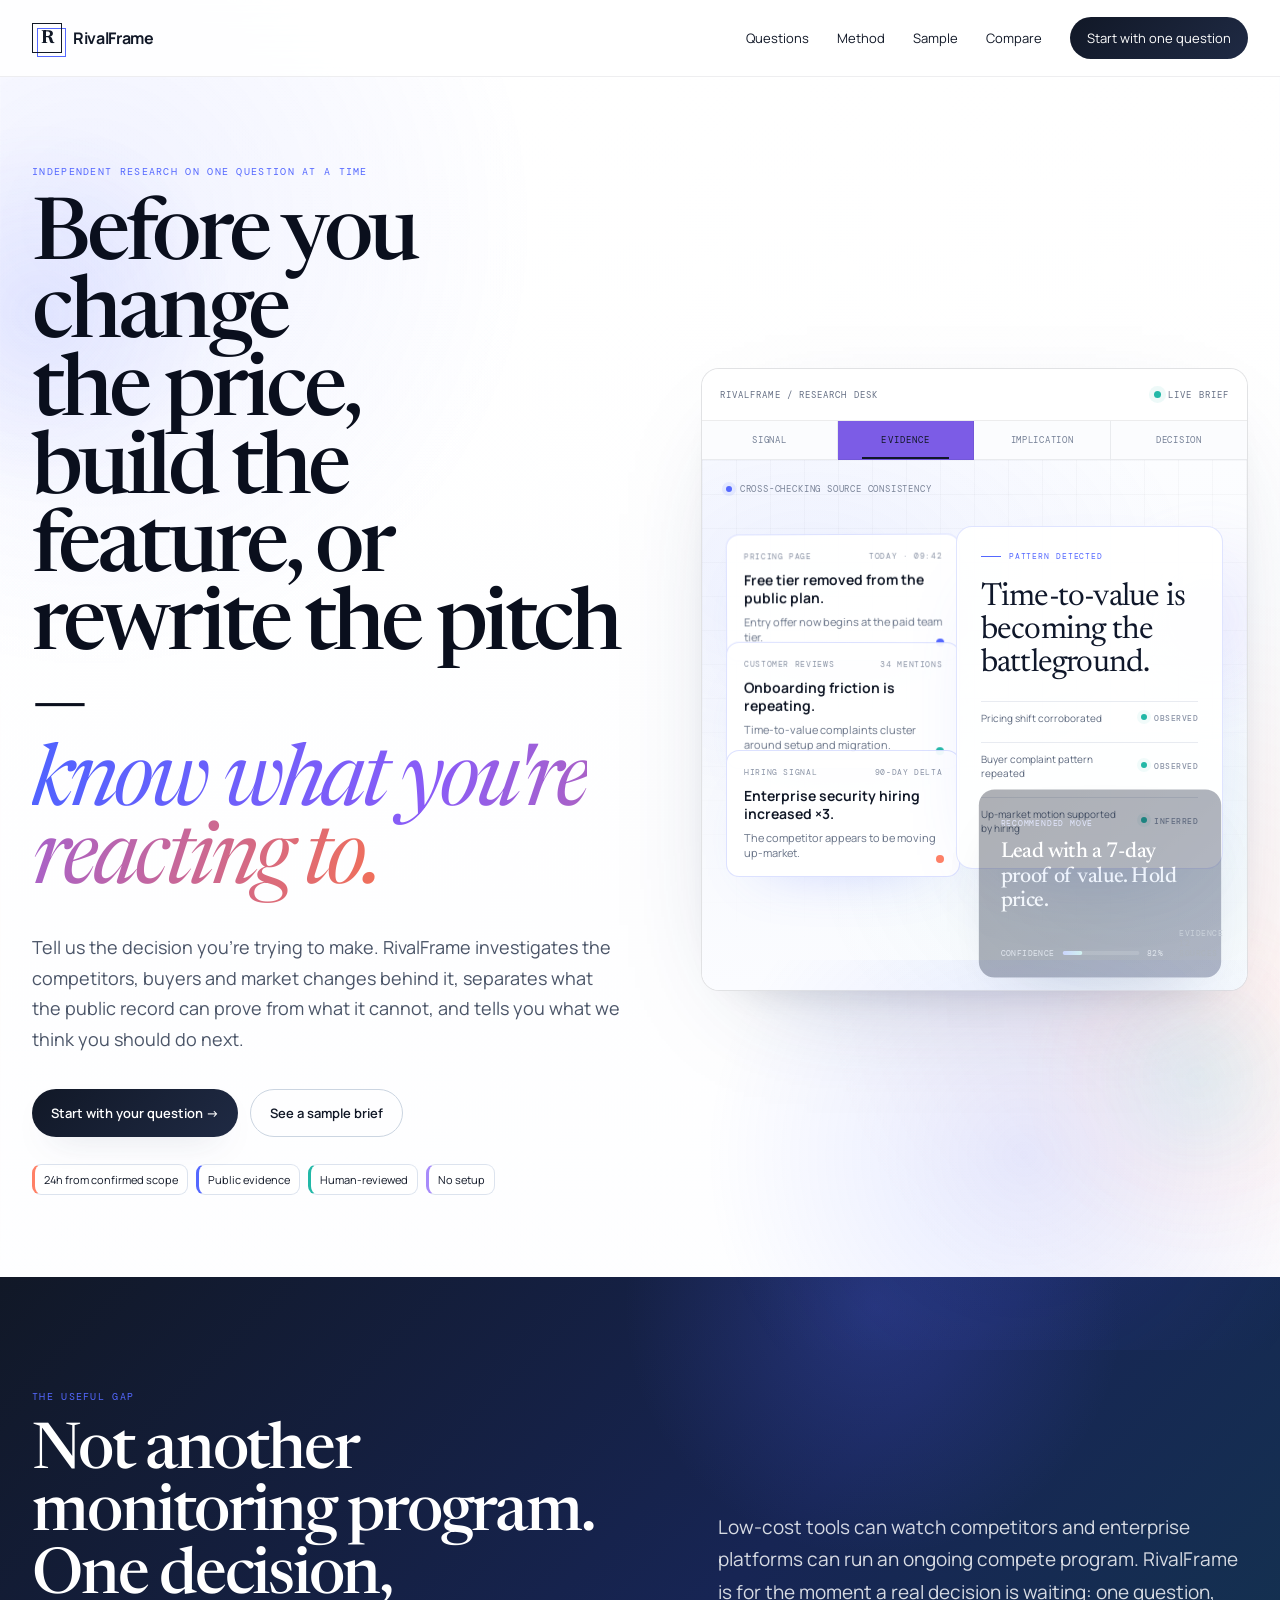
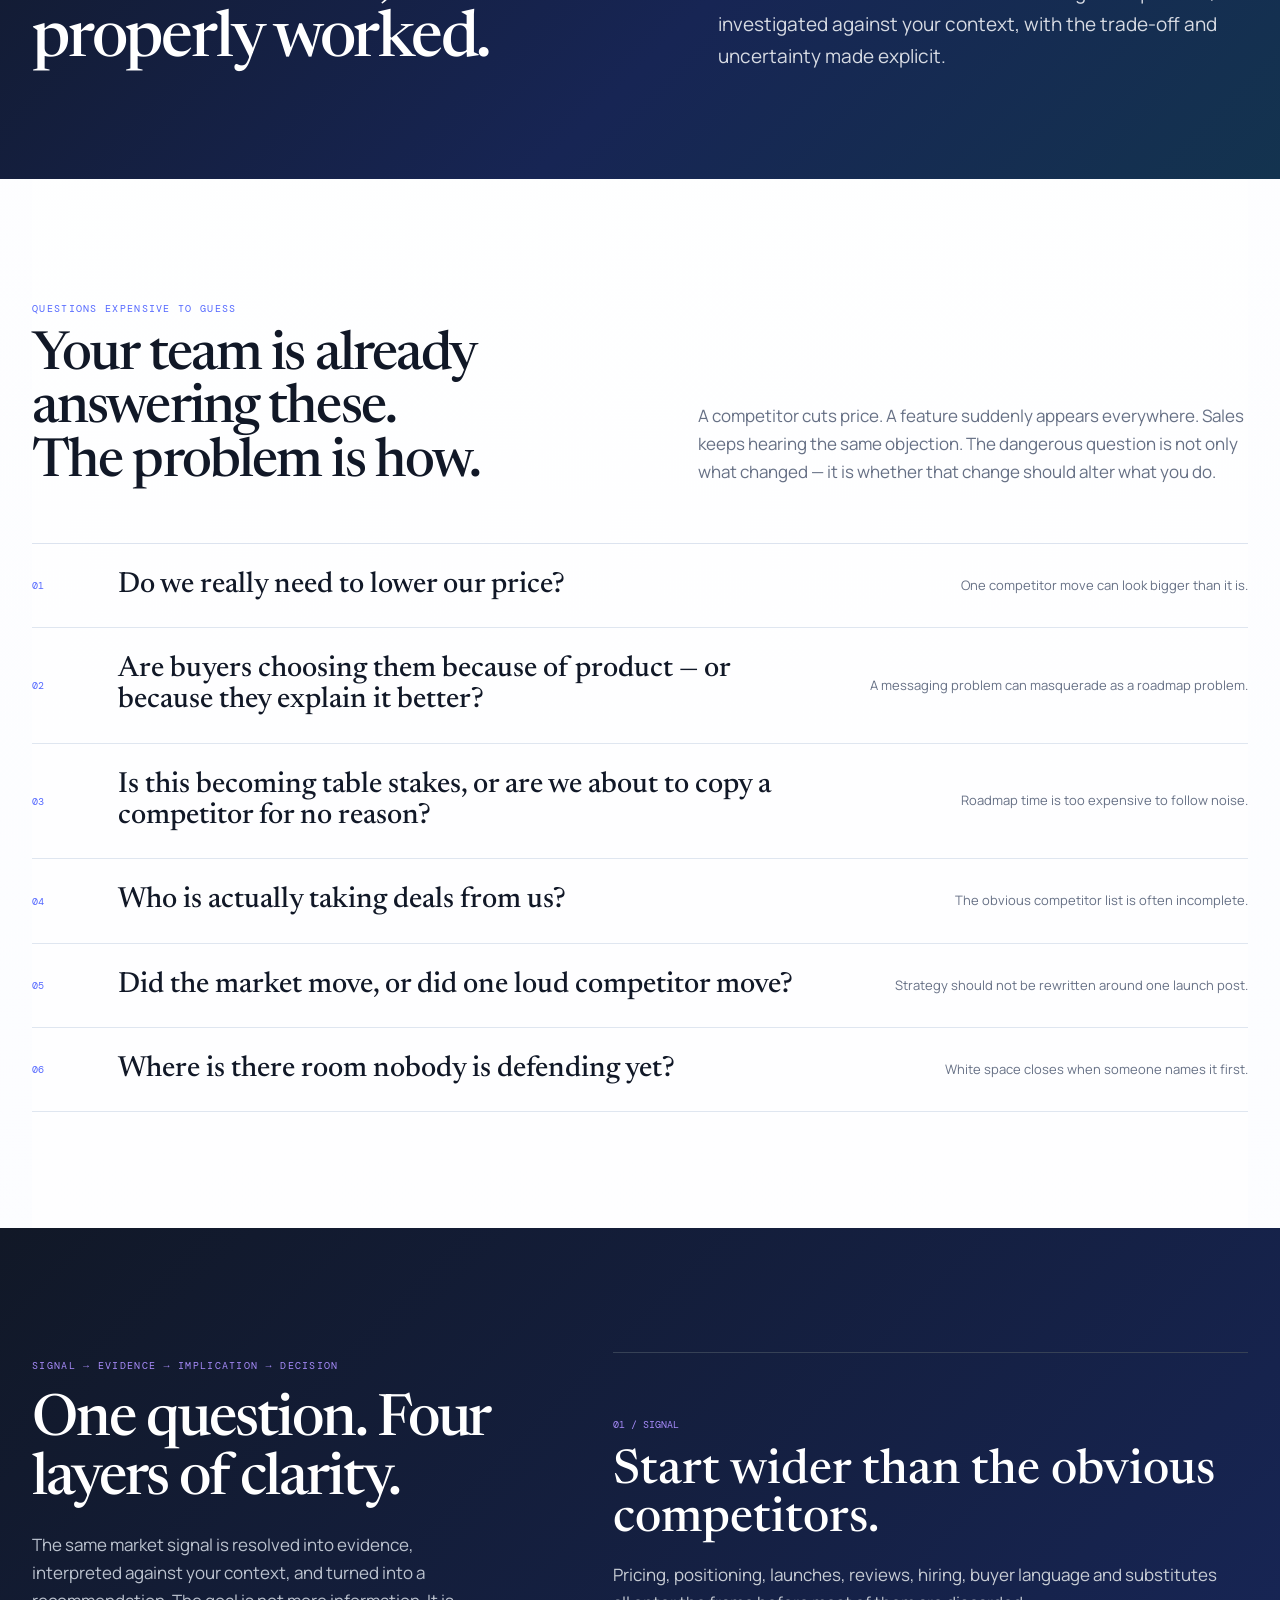
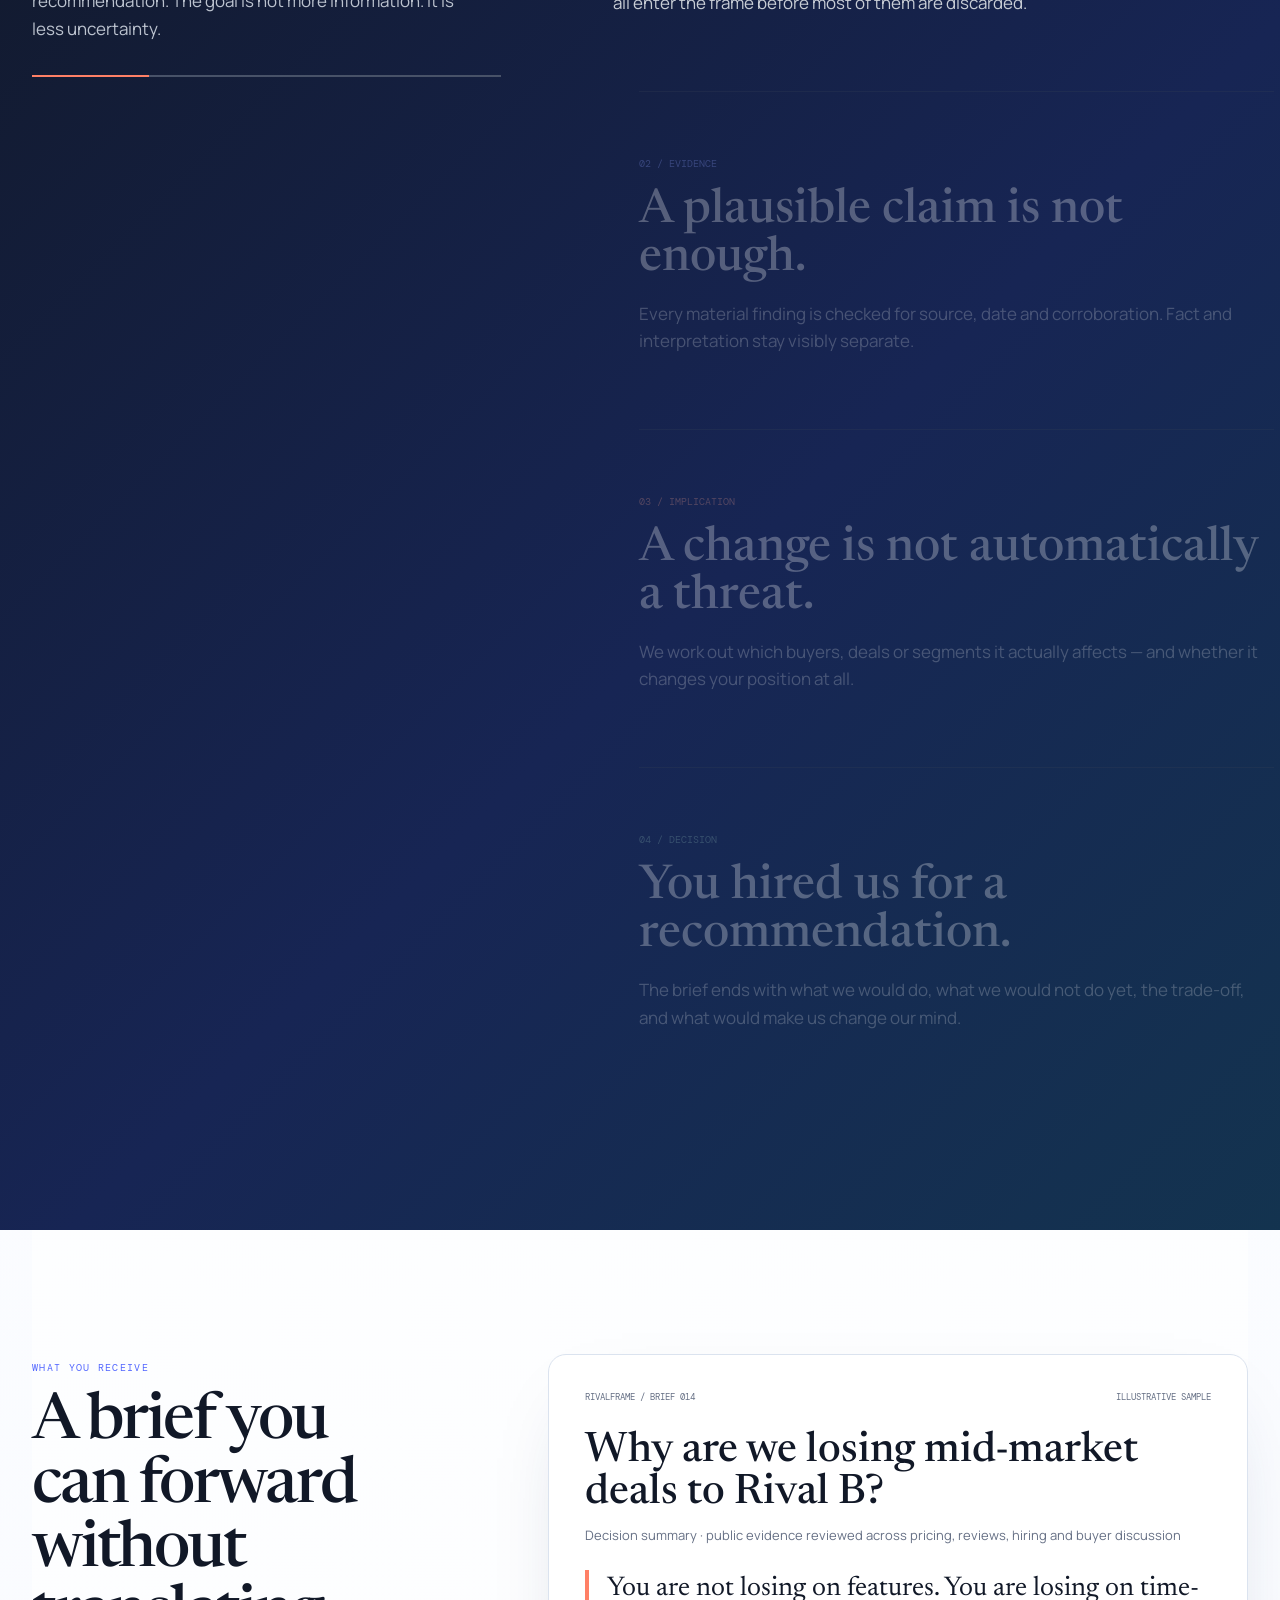
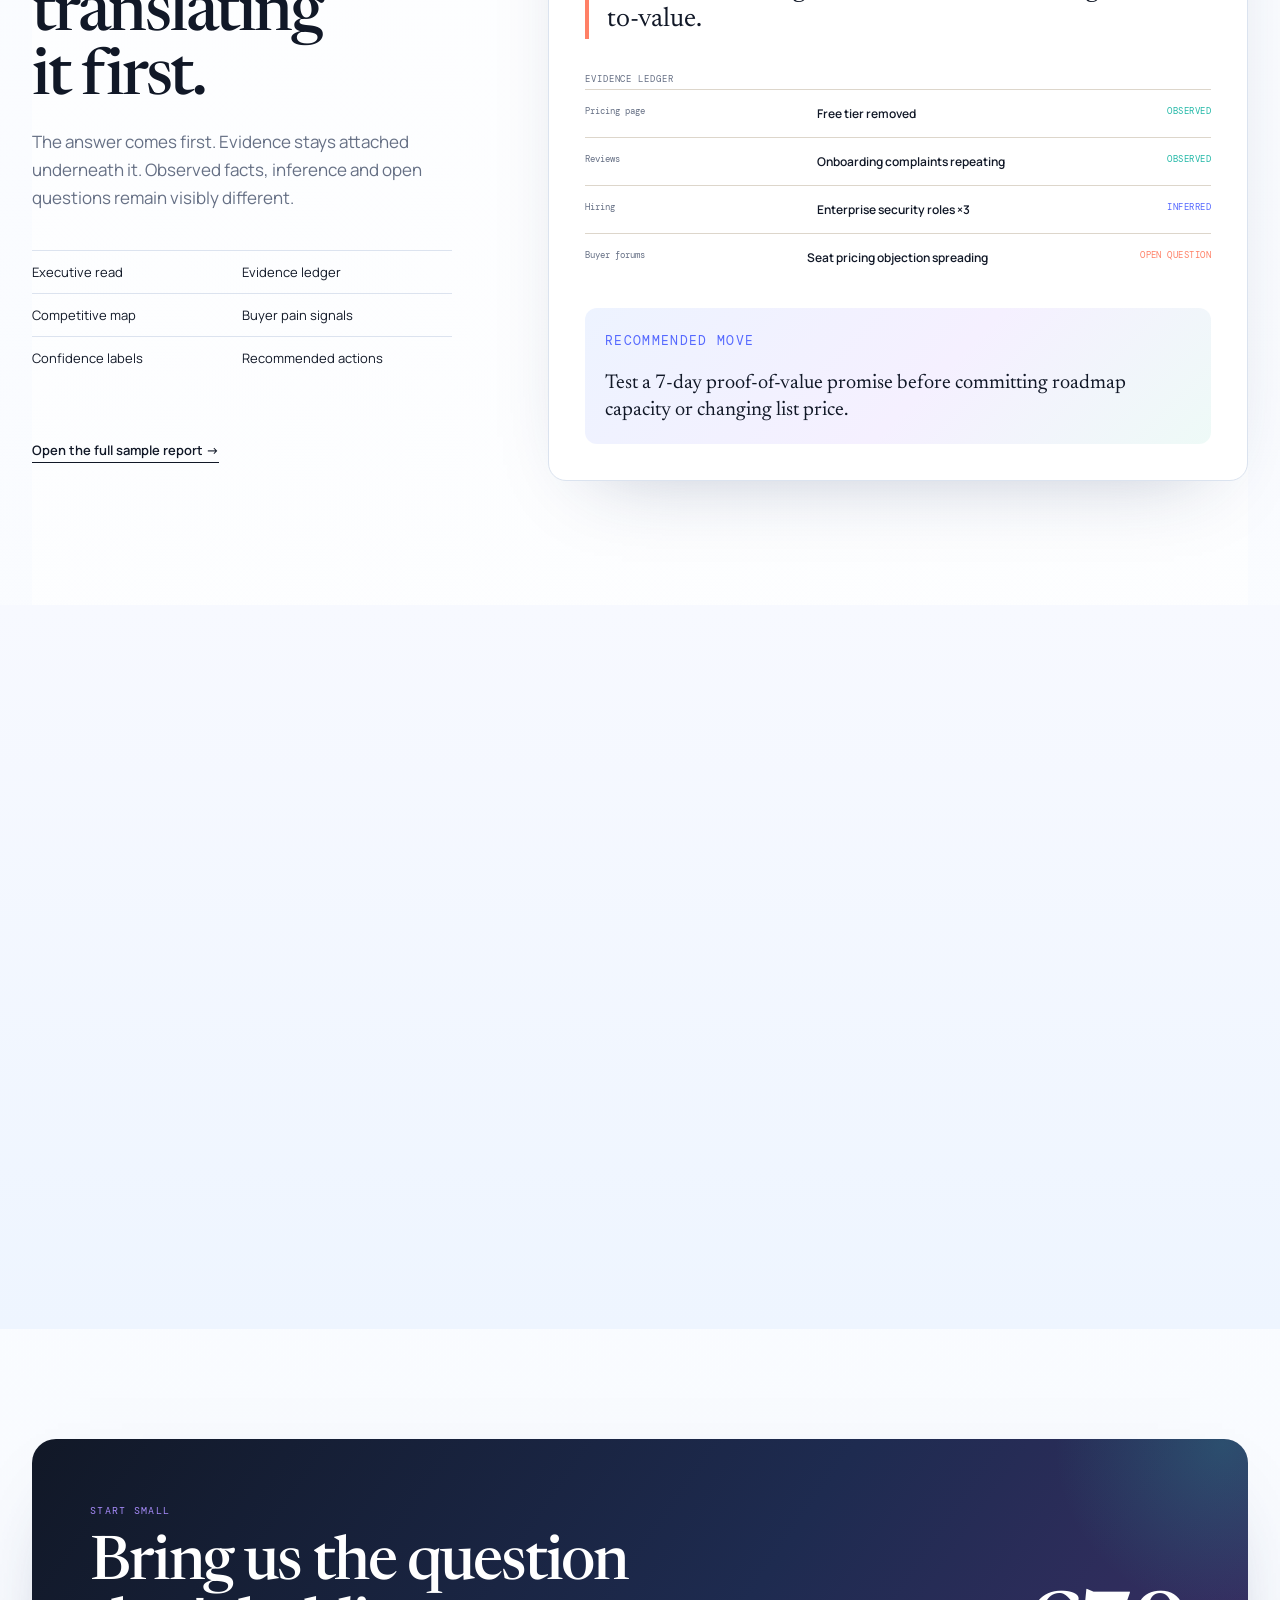
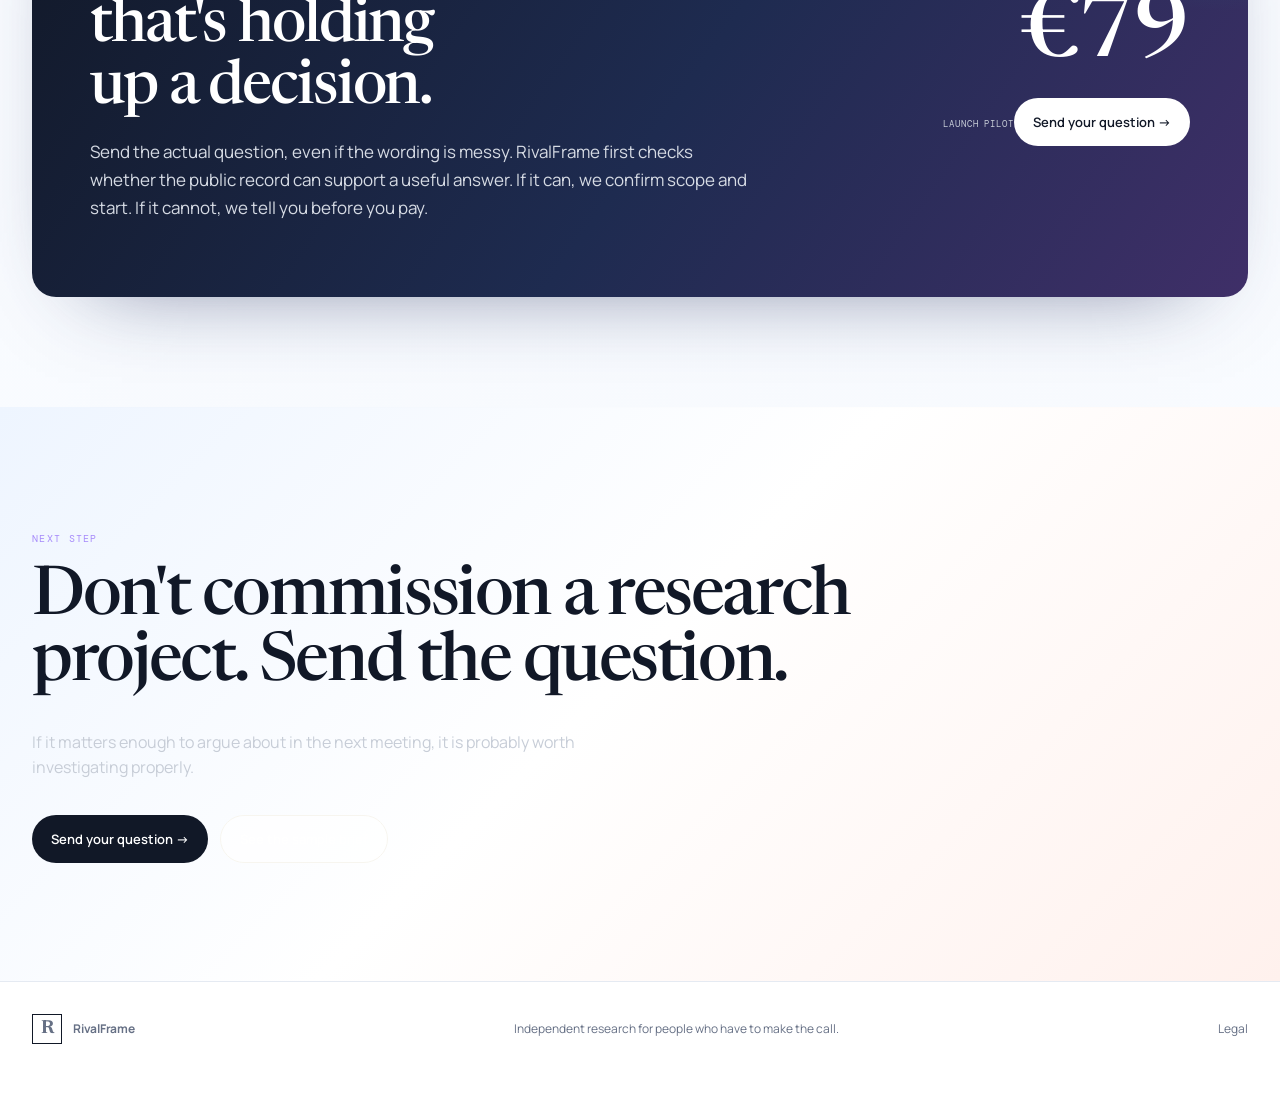
<file: index.html>
<!doctype html>
<html lang="en">
<head>
<meta charset="utf-8">
<meta name="viewport" content="width=device-width,initial-scale=1">
<title>RivalFrame — Competitive intelligence, delivered as a decision</title>
<meta name="description" content="Bring one real business question. RivalFrame investigates competitors, pricing, positioning, buyer pain and market shifts, then returns a source-linked brief with the next move worth making.">
<meta name="theme-color" content="#fbfcff">
<link rel="canonical" href="https://rivalframe.com/">
<link rel="icon" href="favicon.svg" type="image/svg+xml">
<link rel="stylesheet" href="v2.css">
<link rel="stylesheet" href="premium.css">
</head>
<body>
<div class="v2-progress" aria-hidden="true"></div>
<header class="v2-nav"><div class="v2-wrap nav-inner"><a class="v2-brand" href="#top"><span class="brand-frame">R</span><span>RivalFrame</span></a><nav><a href="#questions">Questions</a><a href="#method">Method</a><a href="#deliverable">Sample</a><a href="#compare">Compare</a><a class="nav-cta" href="contact.html">Start with one question</a></nav></div></header>
<main>
<section id="top" class="hero v2-wrap">
  <div class="hero-copy" data-reveal>
    <div class="eyebrow">Independent research on one question at a time</div>
    <h1>Before you change the price,<br>build the feature, or rewrite the pitch —<br><em>know what you're reacting to.</em></h1>
    <p>Tell us the decision you're trying to make. RivalFrame investigates the competitors, buyers and market changes behind it, separates what the public record can prove from what it cannot, and tells you what we think you should do next.</p>
    <div class="hero-actions"><a class="btn dark" href="contact.html">Start with your question →</a><a class="btn line" href="sample.html">See a sample brief</a></div>
    <div class="trust-line"><span>24h from confirmed scope</span><span>Public evidence</span><span>Human-reviewed</span><span>No setup</span></div>
  </div>
  <div class="hero-intel editorial-intel" data-stage="0" data-reveal>
    <div class="intel-top"><span>RivalFrame / research desk</span><span class="live-dot">live brief</span></div>
    <div class="intel-stage-labels"><button data-stage-btn="0" class="active">Signal</button><button data-stage-btn="1">Evidence</button><button data-stage-btn="2">Implication</button><button data-stage-btn="3">Decision</button></div>
    <div class="editorial-canvas">
      <div class="desk-status"><i></i><span>Reviewing current market evidence</span></div>
      <div class="source-stack" aria-label="Example evidence sources">
        <article class="source-card">
          <small><span>Pricing page</span><span>Today · 09:42</span></small>
          <strong>Free tier removed from the public plan.</strong>
          <p>Entry offer now begins at the paid team tier.</p>
          <span class="source-mark" aria-hidden="true"></span>
        </article>
        <article class="source-card">
          <small><span>Customer reviews</span><span>34 mentions</span></small>
          <strong>Onboarding friction is repeating.</strong>
          <p>Time-to-value complaints cluster around setup and migration.</p>
          <span class="source-mark" aria-hidden="true"></span>
        </article>
        <article class="source-card">
          <small><span>Hiring signal</span><span>90-day delta</span></small>
          <strong>Enterprise security hiring increased ×3.</strong>
          <p>The competitor appears to be moving up-market.</p>
          <span class="source-mark" aria-hidden="true"></span>
        </article>
      </div>
      <section class="focus-sheet" aria-label="Example analysis">
        <div class="focus-kicker">Pattern detected</div>
        <div class="focus-title">Time-to-value is becoming the battleground.</div>
        <div class="evidence-list">
          <div class="evidence-row"><span>Pricing shift corroborated</span><b>Observed</b></div>
          <div class="evidence-row"><span>Buyer complaint pattern repeated</span><b>Observed</b></div>
          <div class="evidence-row"><span>Up-market motion supported by hiring</span><b>Inferred</b></div>
        </div>
      </section>
      <section class="decision-panel" aria-label="Example recommendation">
        <small>Recommended move</small>
        <h4>Lead with a 7-day proof of value. Hold price.</h4>
        <div class="decision-meta"><div class="confidence-mini"><span>Confidence</span><i><b></b></i><span>82%</span></div><div class="stage-count">Evidence <strong>12 sources</strong></div></div>
      </section>
    </div>
  </div>
</section>

<section class="statement"><div class="v2-wrap statement-grid" data-reveal><div><span class="eyebrow">The useful gap</span><h2>Not another monitoring program.<br>One decision, properly worked.</h2></div><p>Low-cost tools can watch competitors and enterprise platforms can run an ongoing compete program. RivalFrame is for the moment a real decision is waiting: one question, investigated against your context, with the trade-off and uncertainty made explicit.</p></div></section>

<section id="questions" class="questions v2-wrap">
  <div class="questions-head" data-reveal><div><span class="eyebrow">Questions expensive to guess</span><h2>Your team is already answering these. The problem is how.</h2></div><p class="questions-intro">A competitor cuts price. A feature suddenly appears everywhere. Sales keeps hearing the same objection. The dangerous question is not only what changed — it is whether that change should alter what you do.</p></div>
  <div class="question-ledger" data-reveal>
    <article class="question-row"><span class="no">01</span><h3>Do we really need to lower our price?</h3><p>One competitor move can look bigger than it is.</p></article>
    <article class="question-row"><span class="no">02</span><h3>Are buyers choosing them because of product — or because they explain it better?</h3><p>A messaging problem can masquerade as a roadmap problem.</p></article>
    <article class="question-row"><span class="no">03</span><h3>Is this becoming table stakes, or are we about to copy a competitor for no reason?</h3><p>Roadmap time is too expensive to follow noise.</p></article>
    <article class="question-row"><span class="no">04</span><h3>Who is actually taking deals from us?</h3><p>The obvious competitor list is often incomplete.</p></article>
    <article class="question-row"><span class="no">05</span><h3>Did the market move, or did one loud competitor move?</h3><p>Strategy should not be rewritten around one launch post.</p></article>
    <article class="question-row"><span class="no">06</span><h3>Where is there room nobody is defending yet?</h3><p>White space closes when someone names it first.</p></article>
  </div>
</section>

<section id="method" class="method"><div class="v2-wrap method-grid"><div class="method-sticky" data-reveal><span class="eyebrow">Signal → Evidence → Implication → Decision</span><h2>One question. Four layers of clarity.</h2><p>The same market signal is resolved into evidence, interpreted against your context, and turned into a recommendation. The goal is not more information. It is less uncertainty.</p><div class="method-progress"><i></i></div></div><div class="method-steps"><article data-method-step="0"><span>01 / SIGNAL</span><h3>Start wider than the obvious competitors.</h3><p>Pricing, positioning, launches, reviews, hiring, buyer language and substitutes all enter the frame before most of them are discarded.</p></article><article data-method-step="1"><span>02 / EVIDENCE</span><h3>A plausible claim is not enough.</h3><p>Every material finding is checked for source, date and corroboration. Fact and interpretation stay visibly separate.</p></article><article data-method-step="2"><span>03 / IMPLICATION</span><h3>A change is not automatically a threat.</h3><p>We work out which buyers, deals or segments it actually affects — and whether it changes your position at all.</p></article><article data-method-step="3"><span>04 / DECISION</span><h3>You hired us for a recommendation.</h3><p>The brief ends with what we would do, what we would not do yet, the trade-off, and what would make us change our mind.</p></article></div></div></section>

<section id="deliverable" class="deliverable v2-wrap">
  <div class="deliverable-copy" data-reveal><span class="eyebrow">What you receive</span><h2>A brief you can forward without translating it first.</h2><p>The answer comes first. Evidence stays attached underneath it. Observed facts, inference and open questions remain visibly different.</p><ul><li>Executive read</li><li>Evidence ledger</li><li>Competitive map</li><li>Buyer pain signals</li><li>Confidence labels</li><li>Recommended actions</li></ul><a class="sample-link" href="sample.html">Open the full sample report →</a></div>
  <div class="report-sheet" data-reveal><div class="report-meta"><span>RivalFrame / brief 014</span><span>Illustrative sample</span></div><h3>Why are we losing mid-market deals to Rival B?</h3><div class="report-question">Decision summary · public evidence reviewed across pricing, reviews, hiring and buyer discussion</div><div class="report-callout">You are not losing on features. You are losing on time-to-value.</div><div class="report-label">Evidence ledger</div><div class="report-row"><span>Pricing page</span><b>Free tier removed</b><em class="confidence-tag verified">Observed</em></div><div class="report-row"><span>Reviews</span><b>Onboarding complaints repeating</b><em class="confidence-tag verified">Observed</em></div><div class="report-row"><span>Hiring</span><b>Enterprise security roles ×3</b><em class="confidence-tag inferred">Inferred</em></div><div class="report-row"><span>Buyer forums</span><b>Seat pricing objection spreading</b><em class="confidence-tag uncertain">Open question</em></div><div class="report-action"><small>Recommended move</small><p>Test a 7-day proof-of-value promise before committing roadmap capacity or changing list price.</p></div></div>
</section>

<section id="compare" class="compare"><div class="v2-wrap" data-reveal><span class="eyebrow">Where RivalFrame fits</span><h2>Use a platform when you need a program.<br>Use RivalFrame when you need an answer.</h2><div class="compare-table"><div class="row head"><span></span><b>RivalFrame</b><b>DIY AI</b><b>Enterprise CI</b></div><div class="row"><span>Best when</span><b>A decision is waiting</b><em>You want to explore quickly</em><em>You need continuous monitoring</em></div><div class="row"><span>Who does the thinking</span><b>RivalFrame</b><em>You do</em><em>Your team, supported by the platform</em></div><div class="row"><span>Uncertainty</span><b>Observed / inferred / open</b><em>Depends on your process</em><em>Depends on your program</em></div><div class="row"><span>Commitment</span><b>One question</b><em>Your own time</em><em>Ongoing system</em></div></div></div></section>

<section class="offer v2-wrap" data-reveal><div><span class="eyebrow">Start small</span><h2>Bring us the question that's holding up a decision.</h2><p>Send the actual question, even if the wording is messy. RivalFrame first checks whether the public record can support a useful answer. If it can, we confirm scope and start. If it cannot, we tell you before you pay.</p></div><div class="offer-price"><strong>€79</strong><span>launch pilot</span><a class="btn light" href="contact.html">Send your question →</a></div></section>

<section class="closing"><div class="v2-wrap" data-reveal><span class="eyebrow">Next step</span><h2>Don't commission a research project. Send the question.</h2><p>If it matters enough to argue about in the next meeting, it is probably worth investigating properly.</p><div class="closing-actions"><a class="btn light" href="contact.html">Send your question →</a><a class="btn line" href="sample.html">See the sample brief</a></div></div></section>
</main>
<footer class="v2-footer"><div class="v2-wrap"><a class="v2-brand" href="#top"><span class="brand-frame">R</span><span>RivalFrame</span></a><span>Independent research for people who have to make the call.</span><a href="legal.html">Legal</a></div></footer>
<script src="v2.js"></script>
<script src="premium.js"></script>
</body>
</html>
</file>
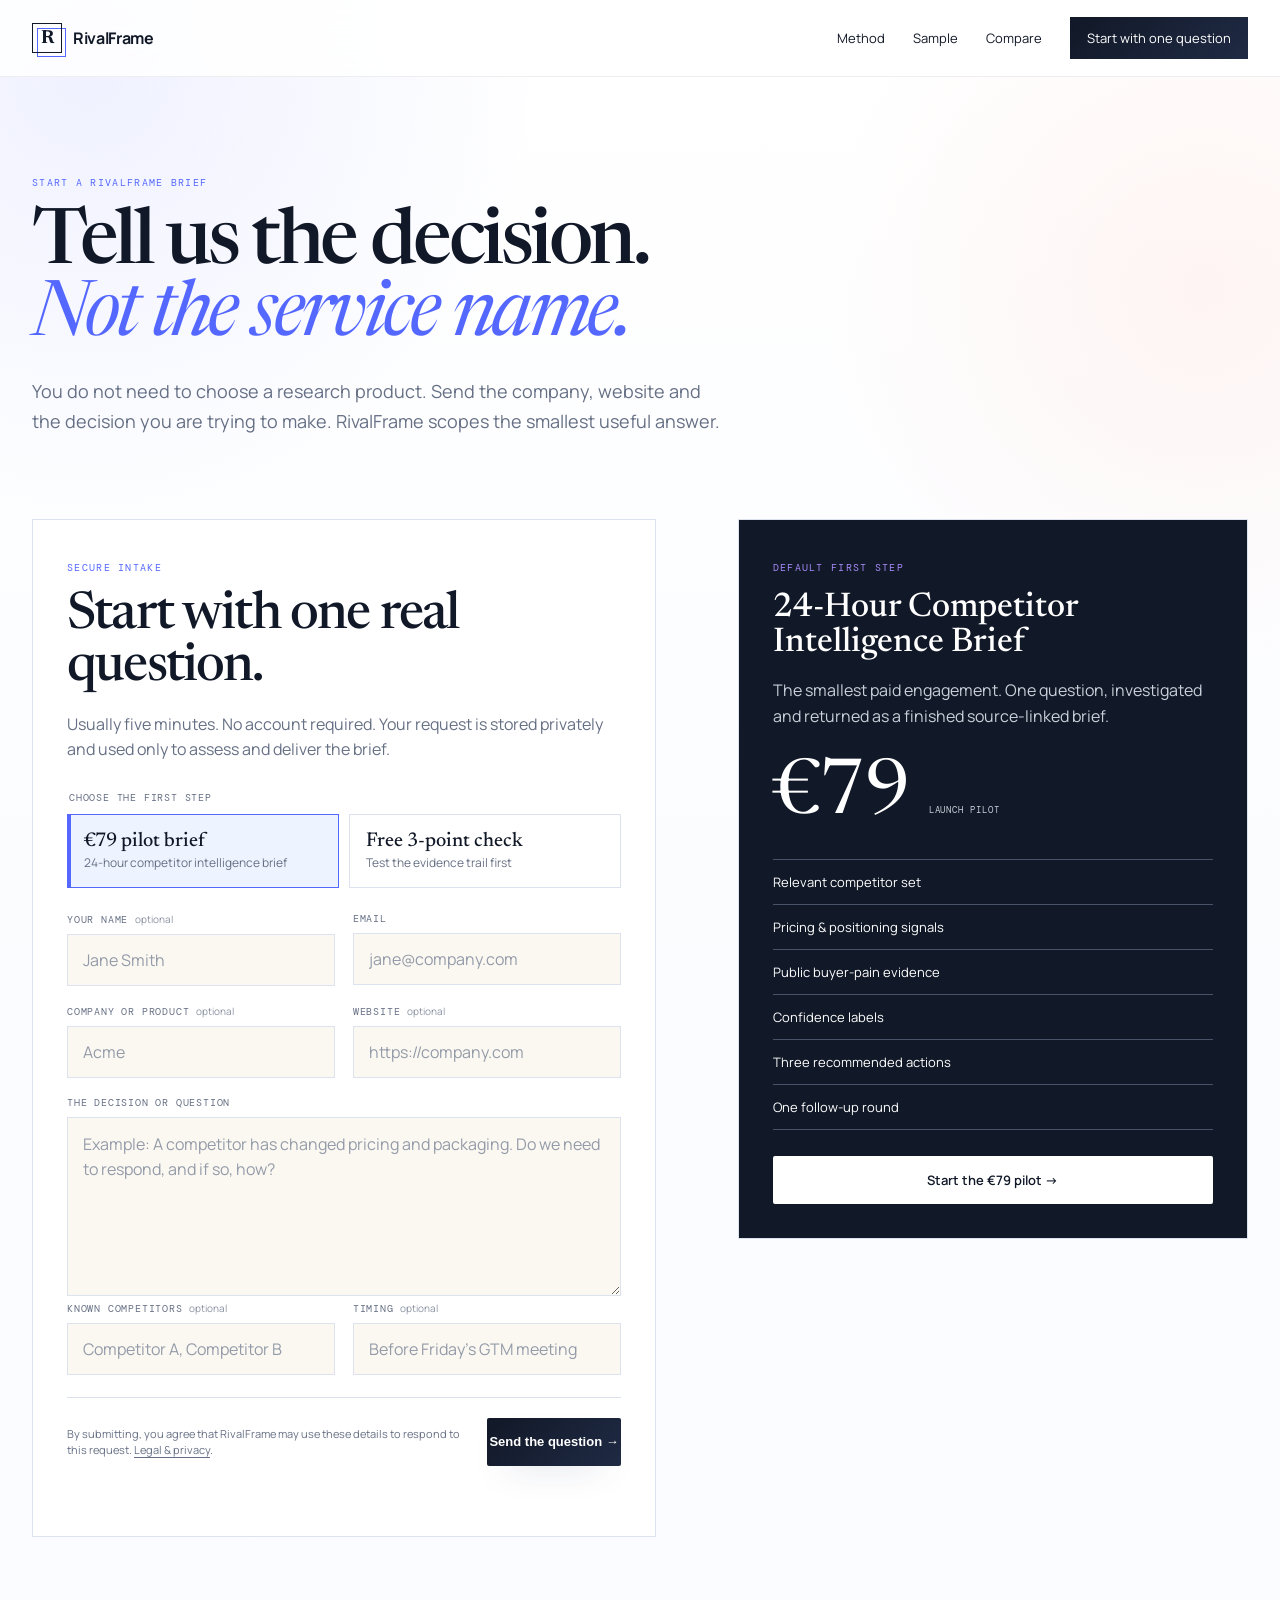
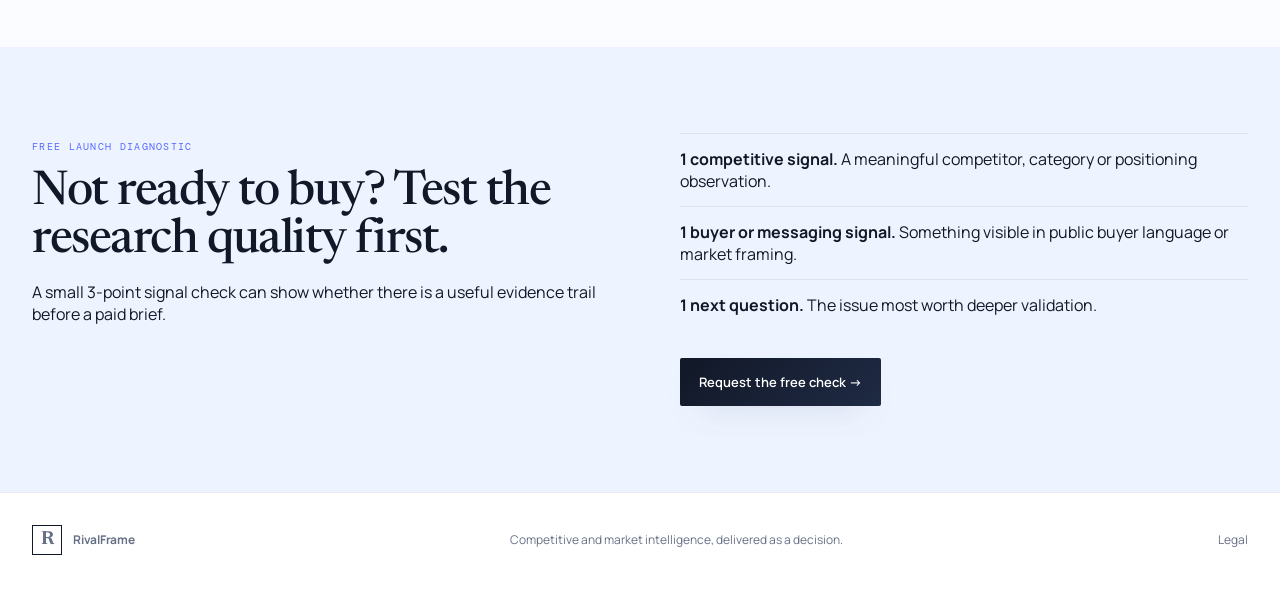
<file: contact.html>
<!doctype html><html lang="en"><head><meta charset="utf-8"><meta name="viewport" content="width=device-width,initial-scale=1"><title>Start a Brief — RivalFrame</title><meta name="description" content="Send RivalFrame one business question and receive a scoped, source-linked competitive intelligence brief."><meta name="theme-color" content="#f3efe8"><link rel="icon" href="favicon.svg" type="image/svg+xml"><link rel="stylesheet" href="v2.css"><link rel="stylesheet" href="subpages.css"><link rel="stylesheet" href="contact-form.css"></head><body class="subpage"><header class="v2-nav"><div class="v2-wrap nav-inner"><a class="v2-brand" href="index.html"><span class="brand-frame">R</span><span>RivalFrame</span></a><nav><a href="index.html#method">Method</a><a href="sample.html">Sample</a><a href="index.html#compare">Compare</a><a class="nav-cta" href="#brief-form">Start with one question</a></nav></div></header><main><section class="sub-hero v2-wrap" data-reveal><span class="eyebrow">Start a RivalFrame brief</span><h1>Tell us the decision.<br><em>Not the service name.</em></h1><p>You do not need to choose a research product. Send the company, website and the decision you are trying to make. RivalFrame scopes the smallest useful answer.</p></section><section class="contact-layout v2-wrap"><div class="contact-panel" data-reveal><span class="eyebrow">Secure intake</span><h2>Start with one real question.</h2><p class="form-intro">Usually five minutes. No account required. Your request is stored privately and used only to assess and deliver the brief.</p><form id="brief-form" class="brief-form" novalidate><fieldset class="intent-switch"><legend>Choose the first step</legend><label><input type="radio" name="intent" value="pilot_79" checked><span><b>€79 pilot brief</b><small>24-hour competitor intelligence brief</small></span></label><label><input type="radio" name="intent" value="free_check"><span><b>Free 3-point check</b><small>Test the evidence trail first</small></span></label></fieldset><div class="form-grid"><label><span>Your name <em>optional</em></span><input name="name" autocomplete="name" maxlength="120" placeholder="Jane Smith"></label><label><span>Email</span><input type="email" name="email" autocomplete="email" maxlength="254" required placeholder="jane@company.com"></label><label><span>Company or product <em>optional</em></span><input name="company" autocomplete="organization" maxlength="160" placeholder="Acme"></label><label><span>Website <em>optional</em></span><input type="url" name="website" inputmode="url" maxlength="300" placeholder="https://company.com"></label></div><label class="field-full"><span>The decision or question</span><textarea name="business_question" rows="6" minlength="12" maxlength="2500" required placeholder="Example: A competitor has changed pricing and packaging. Do we need to respond, and if so, how?"></textarea></label><div class="form-grid"><label><span>Known competitors <em>optional</em></span><input name="competitors" maxlength="1000" placeholder="Competitor A, Competitor B"></label><label><span>Timing <em>optional</em></span><input name="deadline" maxlength="160" placeholder="Before Friday's GTM meeting"></label></div><label class="hp-field" aria-hidden="true">Company fax<input name="company_fax" tabindex="-1" autocomplete="off"></label><div class="form-foot"><p>By submitting, you agree that RivalFrame may use these details to respond to this request. <a href="legal.html">Legal & privacy</a>.</p><button class="btn dark submit-brief" type="submit">Send the question →</button></div><div id="form-status" class="form-status" role="status" aria-live="polite"></div><div id="form-success" class="form-success" hidden><span class="eyebrow">Request received</span><h3>Your question is in the queue.</h3><p id="success-copy">RivalFrame will check that the question is answerable and confirm the next step.</p><div class="page-actions"><a class="btn line" href="sample.html">Review the sample brief</a><a class="btn line" href="mailto:rivalframeintel@gmail.com">Email fallback</a></div></div></form></div><aside class="offer-panel" data-reveal><span class="eyebrow">Default first step</span><h3>24-Hour Competitor Intelligence Brief</h3><p>The smallest paid engagement. One question, investigated and returned as a finished source-linked brief.</p><div class="sub-price">€79 <small>launch pilot</small></div><div class="offer-list"><div>Relevant competitor set</div><div>Pricing & positioning signals</div><div>Public buyer-pain evidence</div><div>Confidence labels</div><div>Three recommended actions</div><div>One follow-up round</div></div><a class="btn light" href="#brief-form" data-select-intent="pilot_79">Start the €79 pilot →</a></aside></section><section class="free-check"><div class="v2-wrap free-grid" data-reveal><div><span class="eyebrow">Free launch diagnostic</span><h2>Not ready to buy? Test the research quality first.</h2><p>A small 3-point signal check can show whether there is a useful evidence trail before a paid brief.</p></div><div class="free-list"><p><b>1 competitive signal.</b> A meaningful competitor, category or positioning observation.</p><p><b>1 buyer or messaging signal.</b> Something visible in public buyer language or market framing.</p><p><b>1 next question.</b> The issue most worth deeper validation.</p><div class="page-actions"><a class="btn dark" href="#brief-form" data-select-intent="free_check">Request the free check →</a></div></div></div></section></main><footer class="v2-footer"><div class="v2-wrap"><a class="v2-brand" href="index.html"><span class="brand-frame">R</span><span>RivalFrame</span></a><span>Competitive and market intelligence, delivered as a decision.</span><a href="legal.html">Legal</a></div></footer><script src="v2.js"></script><script src="contact.js"></script></body></html>
</file>
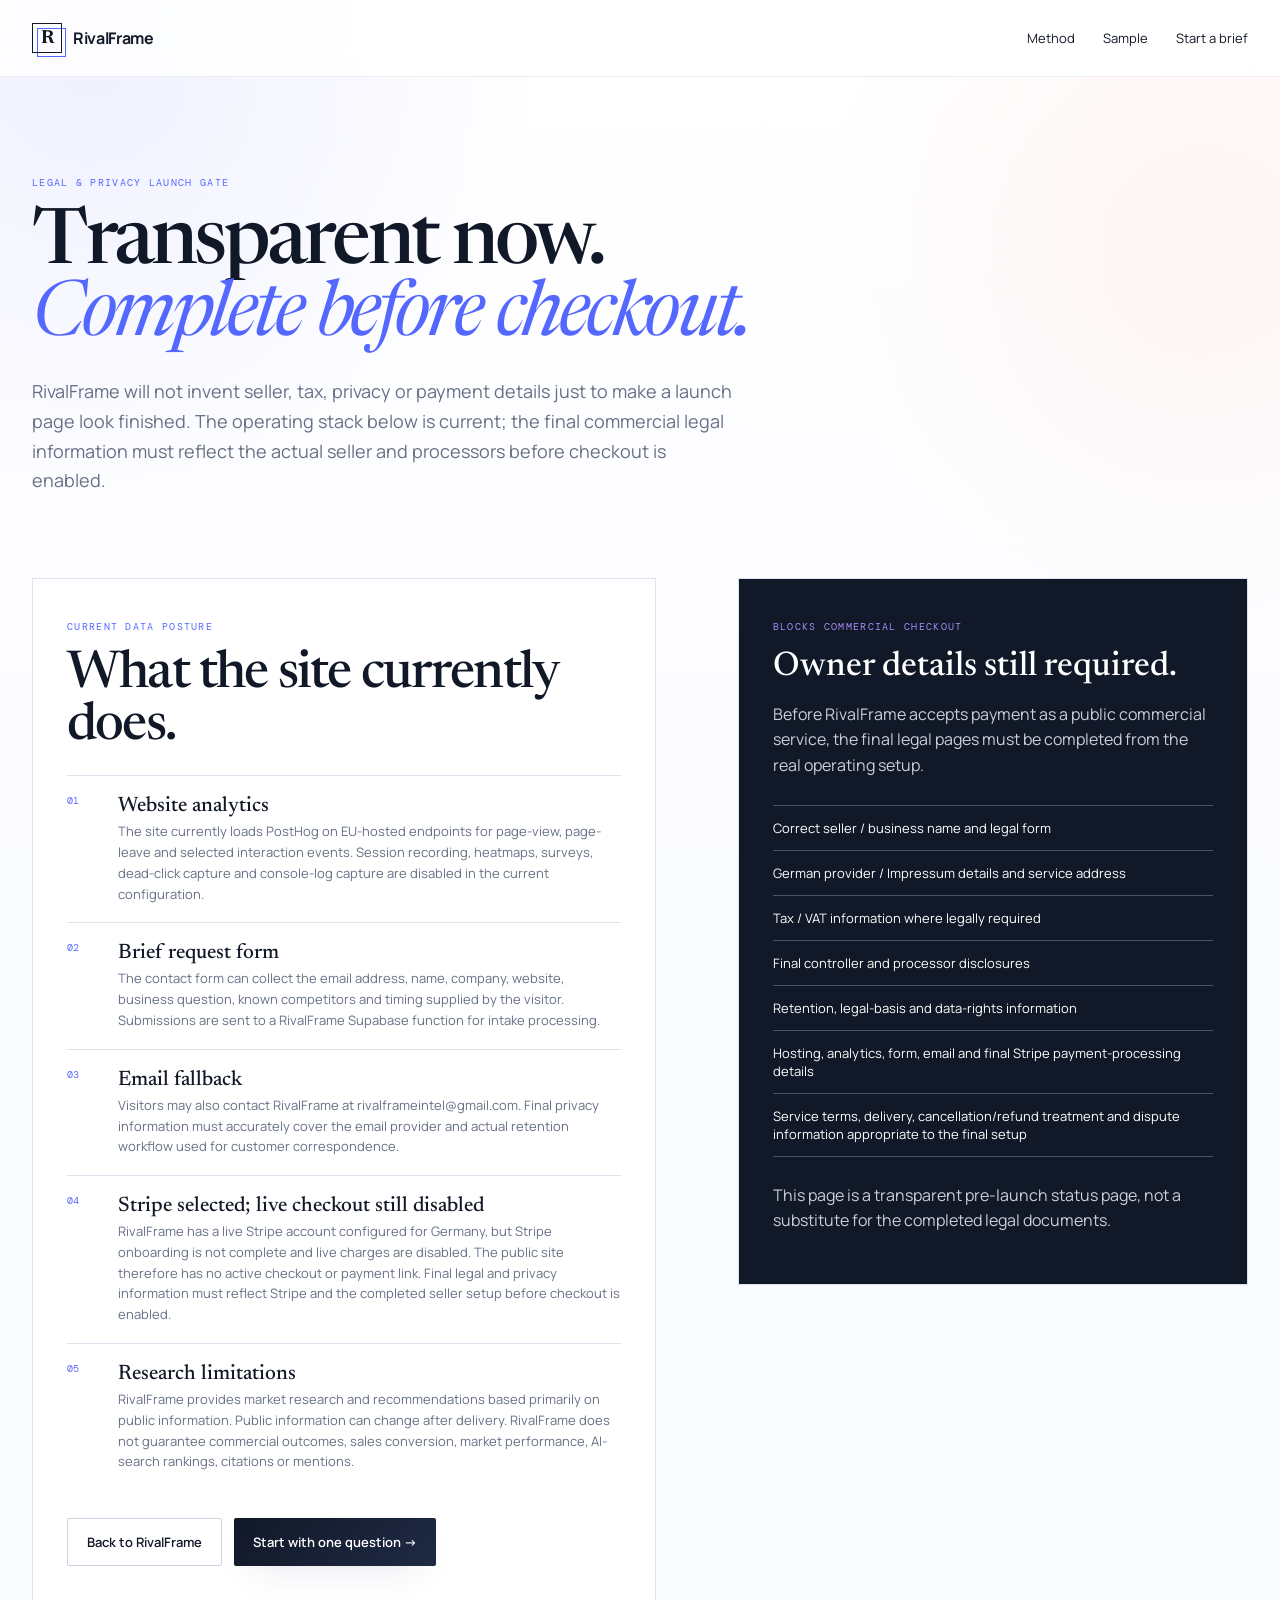
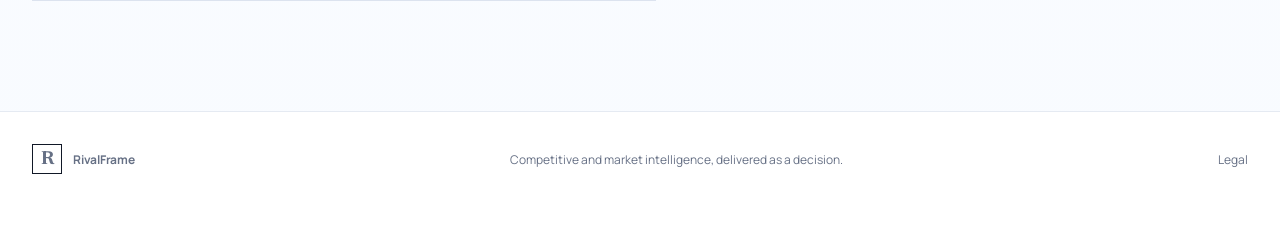
<file: legal.html>
<!doctype html>
<html lang="en">
<head>
<meta charset="utf-8">
<meta name="viewport" content="width=device-width,initial-scale=1">
<title>Legal & Privacy Launch Gate — RivalFrame</title>
<meta name="description" content="Current legal, privacy and data-processing status for RivalFrame before commercial checkout is enabled.">
<meta name="robots" content="noindex">
<meta name="theme-color" content="#f3efe8">
<link rel="icon" href="favicon.svg" type="image/svg+xml">
<link rel="stylesheet" href="v2.css">
<link rel="stylesheet" href="subpages.css">
</head>
<body class="subpage">
<header class="v2-nav"><div class="v2-wrap nav-inner"><a class="v2-brand" href="index.html"><span class="brand-frame">R</span><span>RivalFrame</span></a><nav><a href="index.html#method">Method</a><a href="sample.html">Sample</a><a href="contact.html">Start a brief</a></nav></div></header>
<main>
<section class="sub-hero v2-wrap" data-reveal>
  <span class="eyebrow">Legal & privacy launch gate</span>
  <h1>Transparent now.<br><em>Complete before checkout.</em></h1>
  <p>RivalFrame will not invent seller, tax, privacy or payment details just to make a launch page look finished. The operating stack below is current; the final commercial legal information must reflect the actual seller and processors before checkout is enabled.</p>
</section>
<section class="contact-layout v2-wrap">
  <div class="contact-panel" data-reveal>
    <span class="eyebrow">Current data posture</span>
    <h2>What the site currently does.</h2>
    <div class="contact-step"><span class="step-no">01</span><div><strong>Website analytics</strong><p>The site currently loads PostHog on EU-hosted endpoints for page-view, page-leave and selected interaction events. Session recording, heatmaps, surveys, dead-click capture and console-log capture are disabled in the current configuration.</p></div></div>
    <div class="contact-step"><span class="step-no">02</span><div><strong>Brief request form</strong><p>The contact form can collect the email address, name, company, website, business question, known competitors and timing supplied by the visitor. Submissions are sent to a RivalFrame Supabase function for intake processing.</p></div></div>
    <div class="contact-step"><span class="step-no">03</span><div><strong>Email fallback</strong><p>Visitors may also contact RivalFrame at <a href="mailto:rivalframeintel@gmail.com">rivalframeintel@gmail.com</a>. Final privacy information must accurately cover the email provider and actual retention workflow used for customer correspondence.</p></div></div>
    <div class="contact-step"><span class="step-no">04</span><div><strong>Stripe selected; live checkout still disabled</strong><p>RivalFrame has a live Stripe account configured for Germany, but Stripe onboarding is not complete and live charges are disabled. The public site therefore has no active checkout or payment link. Final legal and privacy information must reflect Stripe and the completed seller setup before checkout is enabled.</p></div></div>
    <div class="contact-step"><span class="step-no">05</span><div><strong>Research limitations</strong><p>RivalFrame provides market research and recommendations based primarily on public information. Public information can change after delivery. RivalFrame does not guarantee commercial outcomes, sales conversion, market performance, AI-search rankings, citations or mentions.</p></div></div>
    <div class="page-actions"><a class="btn line" href="index.html">Back to RivalFrame</a><a class="btn dark" href="contact.html">Start with one question →</a></div>
  </div>
  <aside class="offer-panel" data-reveal>
    <span class="eyebrow">Blocks commercial checkout</span>
    <h3>Owner details still required.</h3>
    <p>Before RivalFrame accepts payment as a public commercial service, the final legal pages must be completed from the real operating setup.</p>
    <div class="offer-list">
      <div>Correct seller / business name and legal form</div>
      <div>German provider / Impressum details and service address</div>
      <div>Tax / VAT information where legally required</div>
      <div>Final controller and processor disclosures</div>
      <div>Retention, legal-basis and data-rights information</div>
      <div>Hosting, analytics, form, email and final Stripe payment-processing details</div>
      <div>Service terms, delivery, cancellation/refund treatment and dispute information appropriate to the final setup</div>
    </div>
    <p>This page is a transparent pre-launch status page, not a substitute for the completed legal documents.</p>
  </aside>
</section>
</main>
<footer class="v2-footer"><div class="v2-wrap"><a class="v2-brand" href="index.html"><span class="brand-frame">R</span><span>RivalFrame</span></a><span>Competitive and market intelligence, delivered as a decision.</span><a href="legal.html">Legal</a></div></footer>
<script src="v2.js"></script>
</body>
</html>
</file>
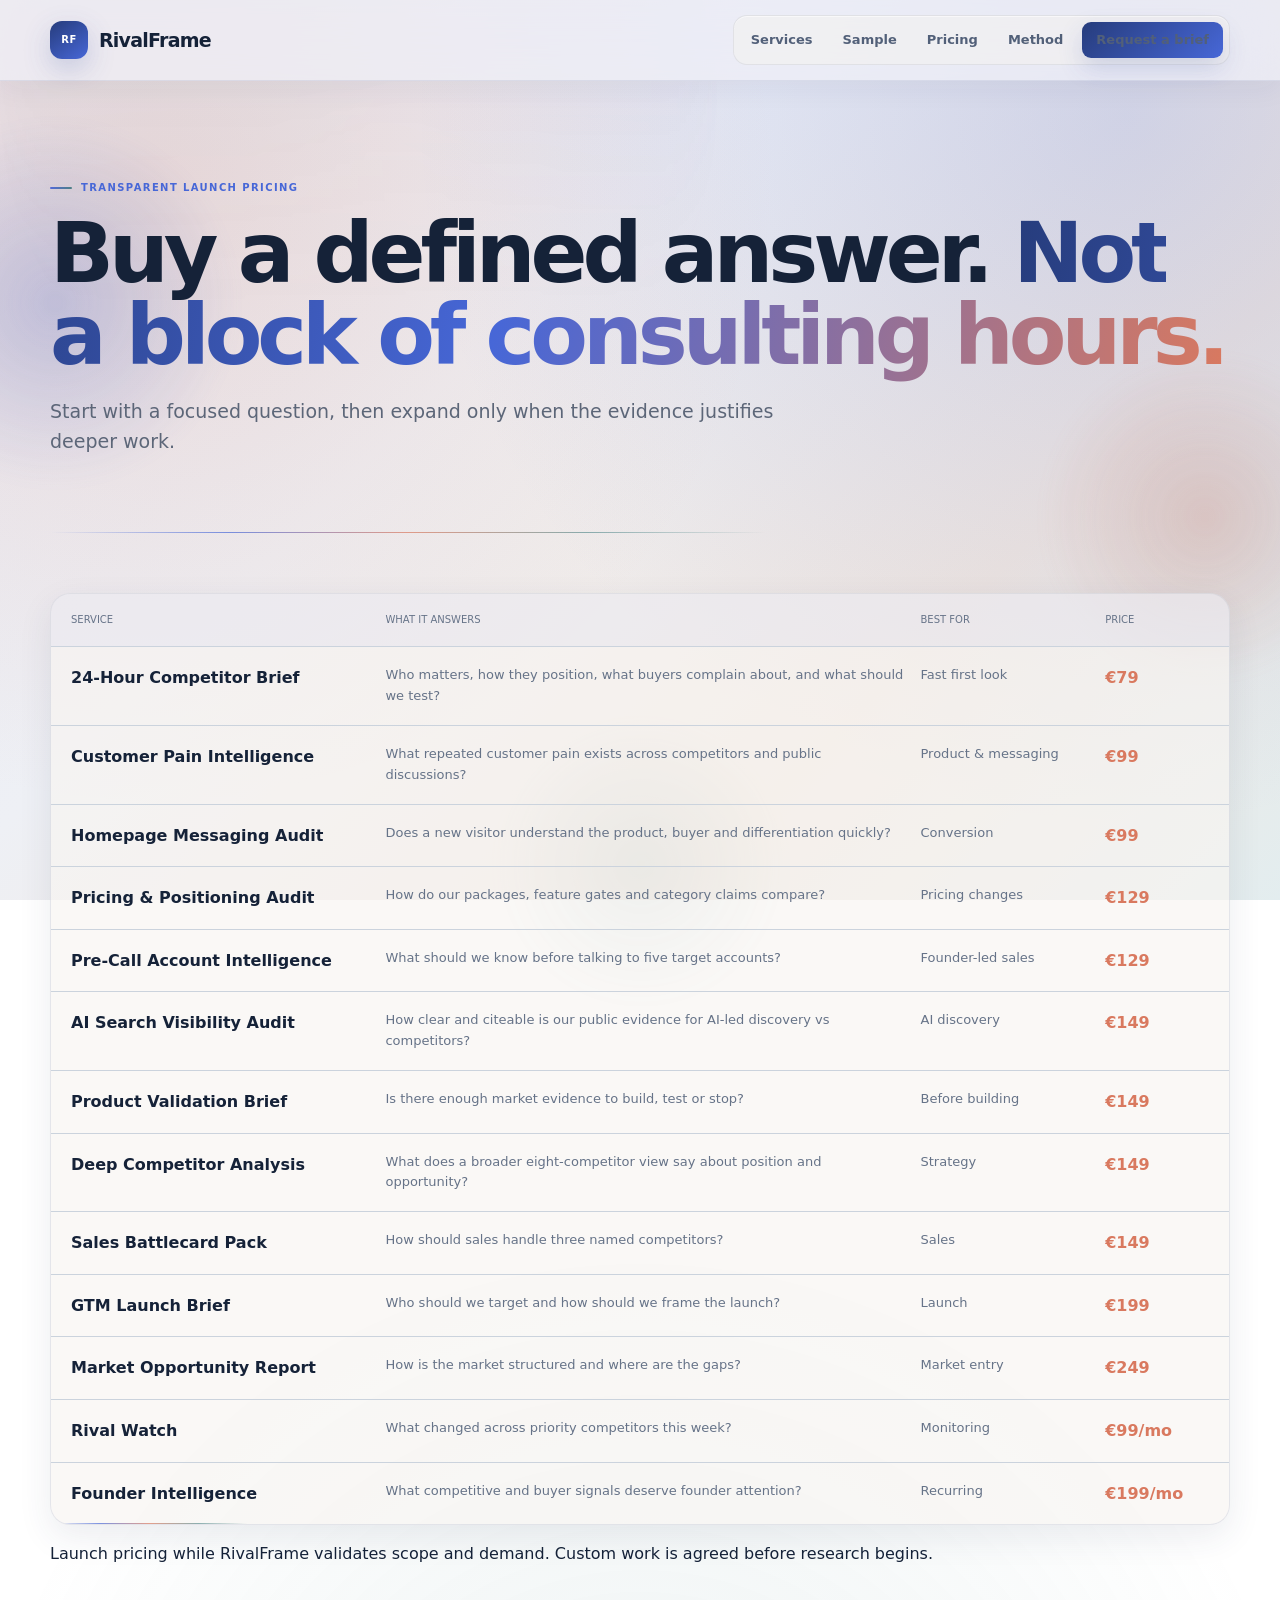
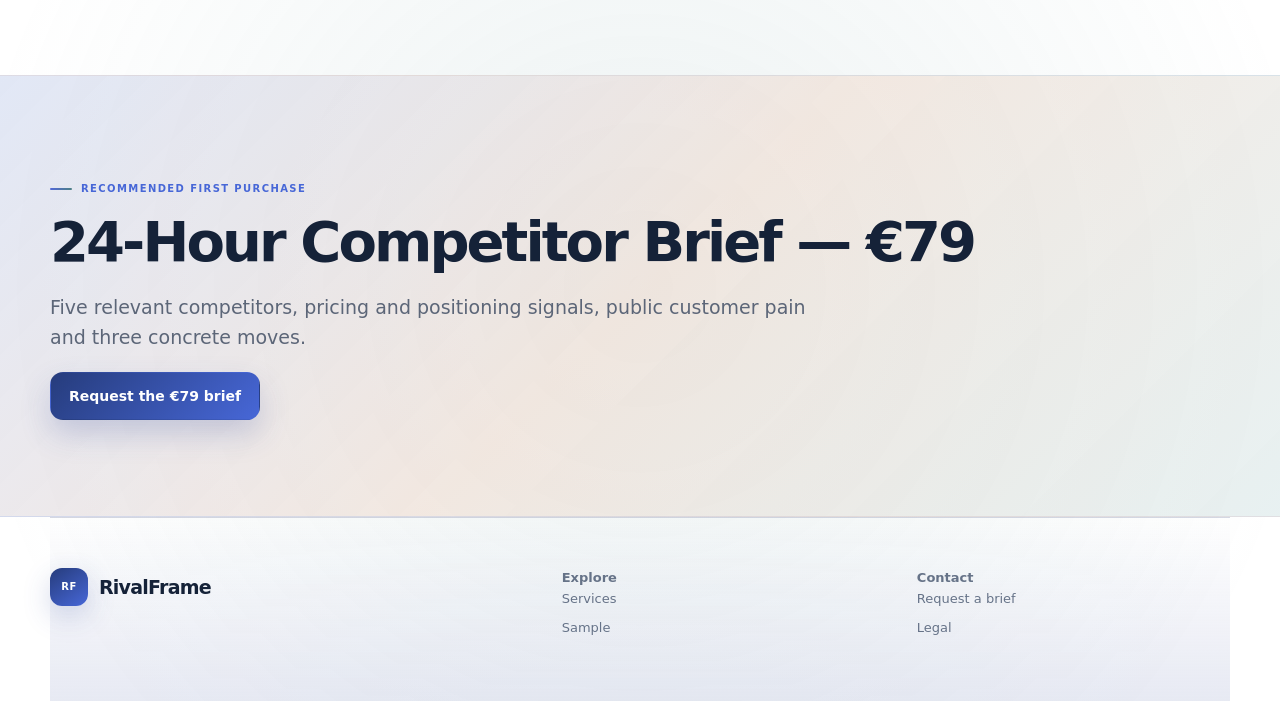
<file: pricing.html>
<!doctype html><html lang="en"><head><meta charset="utf-8"><meta name="viewport" content="width=device-width,initial-scale=1"><title>Pricing — RivalFrame</title><meta name="description" content="Transparent launch pricing for RivalFrame market intelligence."><meta name="theme-color" content="#07090d"><link rel="icon" href="favicon.svg" type="image/svg+xml"><link rel="stylesheet" href="styles.css"></head><body><div class="nav-shell"><header class="nav wrap"><a class="brand" href="index.html"><span class="mark">RF</span><span>RivalFrame</span></a><button class="menu-toggle" aria-label="Toggle navigation" aria-expanded="false">☰</button><nav><a href="services.html">Services</a><a href="sample.html">Sample</a><a href="pricing.html">Pricing</a><a href="index.html#method">Method</a><a class="nav-cta" href="contact.html">Request a brief</a></nav></header></div><main><section class="page-hero wrap"><div class="eyebrow">Transparent launch pricing</div><h1>Buy a defined answer. <span>Not a block of consulting hours.</span></h1><p class="lead">Start with a focused question, then expand only when the evidence justifies deeper work.</p></section><section class="section-tight wrap"><div class="pricing-table"><div class="price-row header"><div>Service</div><div>What it answers</div><div>Best for</div><div>Price</div></div><div class="price-row"><strong>24-Hour Competitor Brief</strong><div class="desc">Who matters, how they position, what buyers complain about, and what should we test?</div><div class="tag">Fast first look</div><div class="cost">€79</div></div><div class="price-row"><strong>Customer Pain Intelligence</strong><div class="desc">What repeated customer pain exists across competitors and public discussions?</div><div class="tag">Product & messaging</div><div class="cost">€99</div></div><div class="price-row"><strong>Homepage Messaging Audit</strong><div class="desc">Does a new visitor understand the product, buyer and differentiation quickly?</div><div class="tag">Conversion</div><div class="cost">€99</div></div><div class="price-row"><strong>Pricing & Positioning Audit</strong><div class="desc">How do our packages, feature gates and category claims compare?</div><div class="tag">Pricing changes</div><div class="cost">€129</div></div><div class="price-row"><strong>Pre-Call Account Intelligence</strong><div class="desc">What should we know before talking to five target accounts?</div><div class="tag">Founder-led sales</div><div class="cost">€129</div></div><div class="price-row"><strong>AI Search Visibility Audit</strong><div class="desc">How clear and citeable is our public evidence for AI-led discovery vs competitors?</div><div class="tag">AI discovery</div><div class="cost">€149</div></div><div class="price-row"><strong>Product Validation Brief</strong><div class="desc">Is there enough market evidence to build, test or stop?</div><div class="tag">Before building</div><div class="cost">€149</div></div><div class="price-row"><strong>Deep Competitor Analysis</strong><div class="desc">What does a broader eight-competitor view say about position and opportunity?</div><div class="tag">Strategy</div><div class="cost">€149</div></div><div class="price-row"><strong>Sales Battlecard Pack</strong><div class="desc">How should sales handle three named competitors?</div><div class="tag">Sales</div><div class="cost">€149</div></div><div class="price-row"><strong>GTM Launch Brief</strong><div class="desc">Who should we target and how should we frame the launch?</div><div class="tag">Launch</div><div class="cost">€199</div></div><div class="price-row"><strong>Market Opportunity Report</strong><div class="desc">How is the market structured and where are the gaps?</div><div class="tag">Market entry</div><div class="cost">€249</div></div><div class="price-row"><strong>Rival Watch</strong><div class="desc">What changed across priority competitors this week?</div><div class="tag">Monitoring</div><div class="cost">€99/mo</div></div><div class="price-row"><strong>Founder Intelligence</strong><div class="desc">What competitive and buyer signals deserve founder attention?</div><div class="tag">Recurring</div><div class="cost">€199/mo</div></div></div><p class="muted">Launch pricing while RivalFrame validates scope and demand. Custom work is agreed before research begins.</p></section><section class="section panel"><div class="wrap cta"><div><div class="eyebrow">Recommended first purchase</div><h2>24-Hour Competitor Brief — €79</h2><p class="section-intro">Five relevant competitors, pricing and positioning signals, public customer pain and three concrete moves.</p></div><a class="button primary" href="contact.html">Request the €79 brief</a></div></section></main><footer class="wrap footer"><div><a class="brand" href="index.html"><span class="mark">RF</span><span>RivalFrame</span></a></div><div><strong>Explore</strong><div class="footer-links"><a href="services.html">Services</a><a href="sample.html">Sample</a></div></div><div><strong>Contact</strong><div class="footer-links"><a href="contact.html">Request a brief</a><a href="legal.html">Legal</a></div></div></footer><script src="script.js"></script></body></html>
</file>
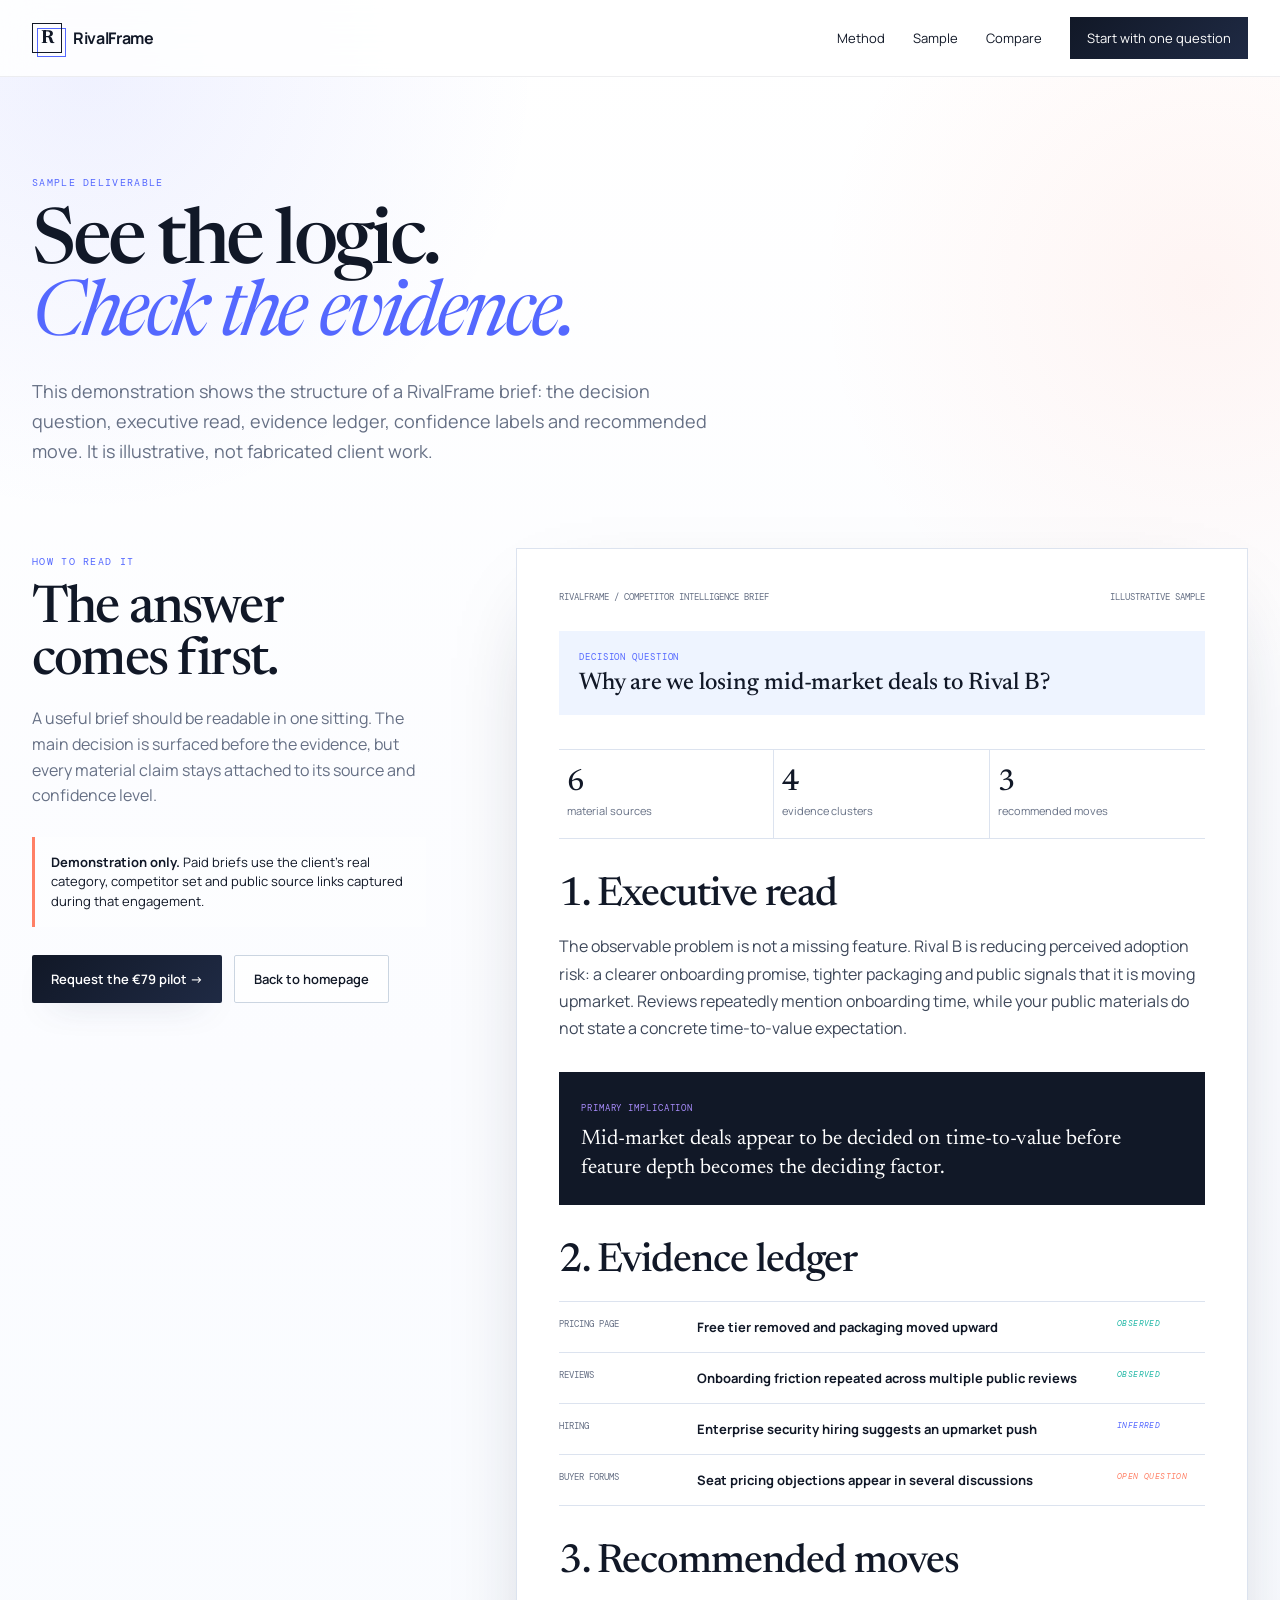
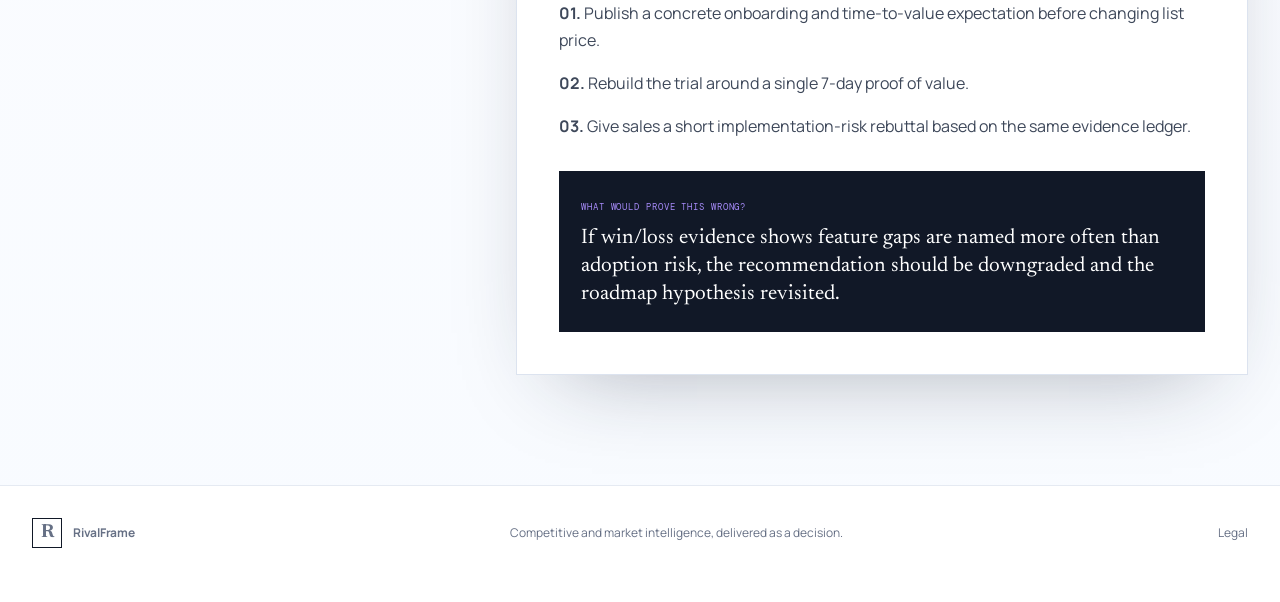
<file: sample.html>
<!doctype html><html lang="en"><head><meta charset="utf-8"><meta name="viewport" content="width=device-width,initial-scale=1"><title>Sample Intelligence Brief — RivalFrame</title><meta name="description" content="See the structure, evidence policy and decision logic of a RivalFrame source-linked competitive intelligence brief."><meta name="theme-color" content="#f3efe8"><link rel="icon" href="favicon.svg" type="image/svg+xml"><link rel="stylesheet" href="v2.css"><link rel="stylesheet" href="subpages.css"></head><body class="subpage"><header class="v2-nav"><div class="v2-wrap nav-inner"><a class="v2-brand" href="index.html"><span class="brand-frame">R</span><span>RivalFrame</span></a><nav><a href="index.html#method">Method</a><a href="sample.html">Sample</a><a href="index.html#compare">Compare</a><a class="nav-cta" href="contact.html">Start with one question</a></nav></div></header><main><section class="sub-hero v2-wrap" data-reveal><span class="eyebrow">Sample deliverable</span><h1>See the logic.<br><em>Check the evidence.</em></h1><p>This demonstration shows the structure of a RivalFrame brief: the decision question, executive read, evidence ledger, confidence labels and recommended move. It is illustrative, not fabricated client work.</p></section><section class="sample-layout v2-wrap"><aside class="sample-copy" data-reveal><span class="eyebrow">How to read it</span><h2>The answer comes first.</h2><p>A useful brief should be readable in one sitting. The main decision is surfaced before the evidence, but every material claim stays attached to its source and confidence level.</p><div class="demo-note"><b>Demonstration only.</b> Paid briefs use the client's real category, competitor set and public source links captured during that engagement.</div><div class="page-actions"><a class="btn dark" href="contact.html">Request the €79 pilot →</a><a class="btn line" href="index.html">Back to homepage</a></div></aside><article class="full-report" data-reveal><div class="report-meta"><span>RivalFrame / Competitor Intelligence Brief</span><span>Illustrative sample</span></div><div class="decision-question"><small>Decision question</small><strong>Why are we losing mid-market deals to Rival B?</strong></div><div class="report-metrics"><div><b>6</b><span>material sources</span></div><div><b>4</b><span>evidence clusters</span></div><div><b>3</b><span>recommended moves</span></div></div><h2>1. Executive read</h2><p>The observable problem is not a missing feature. Rival B is reducing perceived adoption risk: a clearer onboarding promise, tighter packaging and public signals that it is moving upmarket. Reviews repeatedly mention onboarding time, while your public materials do not state a concrete time-to-value expectation.</p><div class="recommendation"><small>Primary implication</small><p>Mid-market deals appear to be decided on time-to-value before feature depth becomes the deciding factor.</p></div><h2>2. Evidence ledger</h2><div class="evidence-table"><div class="evidence-item"><small>Pricing page</small><b>Free tier removed and packaging moved upward</b><em class="confidence-tag verified">Observed</em></div><div class="evidence-item"><small>Reviews</small><b>Onboarding friction repeated across multiple public reviews</b><em class="confidence-tag verified">Observed</em></div><div class="evidence-item"><small>Hiring</small><b>Enterprise security hiring suggests an upmarket push</b><em class="confidence-tag inferred">Inferred</em></div><div class="evidence-item"><small>Buyer forums</small><b>Seat pricing objections appear in several discussions</b><em class="confidence-tag uncertain">Open question</em></div></div><h2>3. Recommended moves</h2><p><b>01.</b> Publish a concrete onboarding and time-to-value expectation before changing list price.</p><p><b>02.</b> Rebuild the trial around a single 7-day proof of value.</p><p><b>03.</b> Give sales a short implementation-risk rebuttal based on the same evidence ledger.</p><div class="recommendation"><small>What would prove this wrong?</small><p>If win/loss evidence shows feature gaps are named more often than adoption risk, the recommendation should be downgraded and the roadmap hypothesis revisited.</p></div></article></section></main><footer class="v2-footer"><div class="v2-wrap"><a class="v2-brand" href="index.html"><span class="brand-frame">R</span><span>RivalFrame</span></a><span>Competitive and market intelligence, delivered as a decision.</span><a href="legal.html">Legal</a></div></footer><script src="v2.js"></script></body></html>
</file>
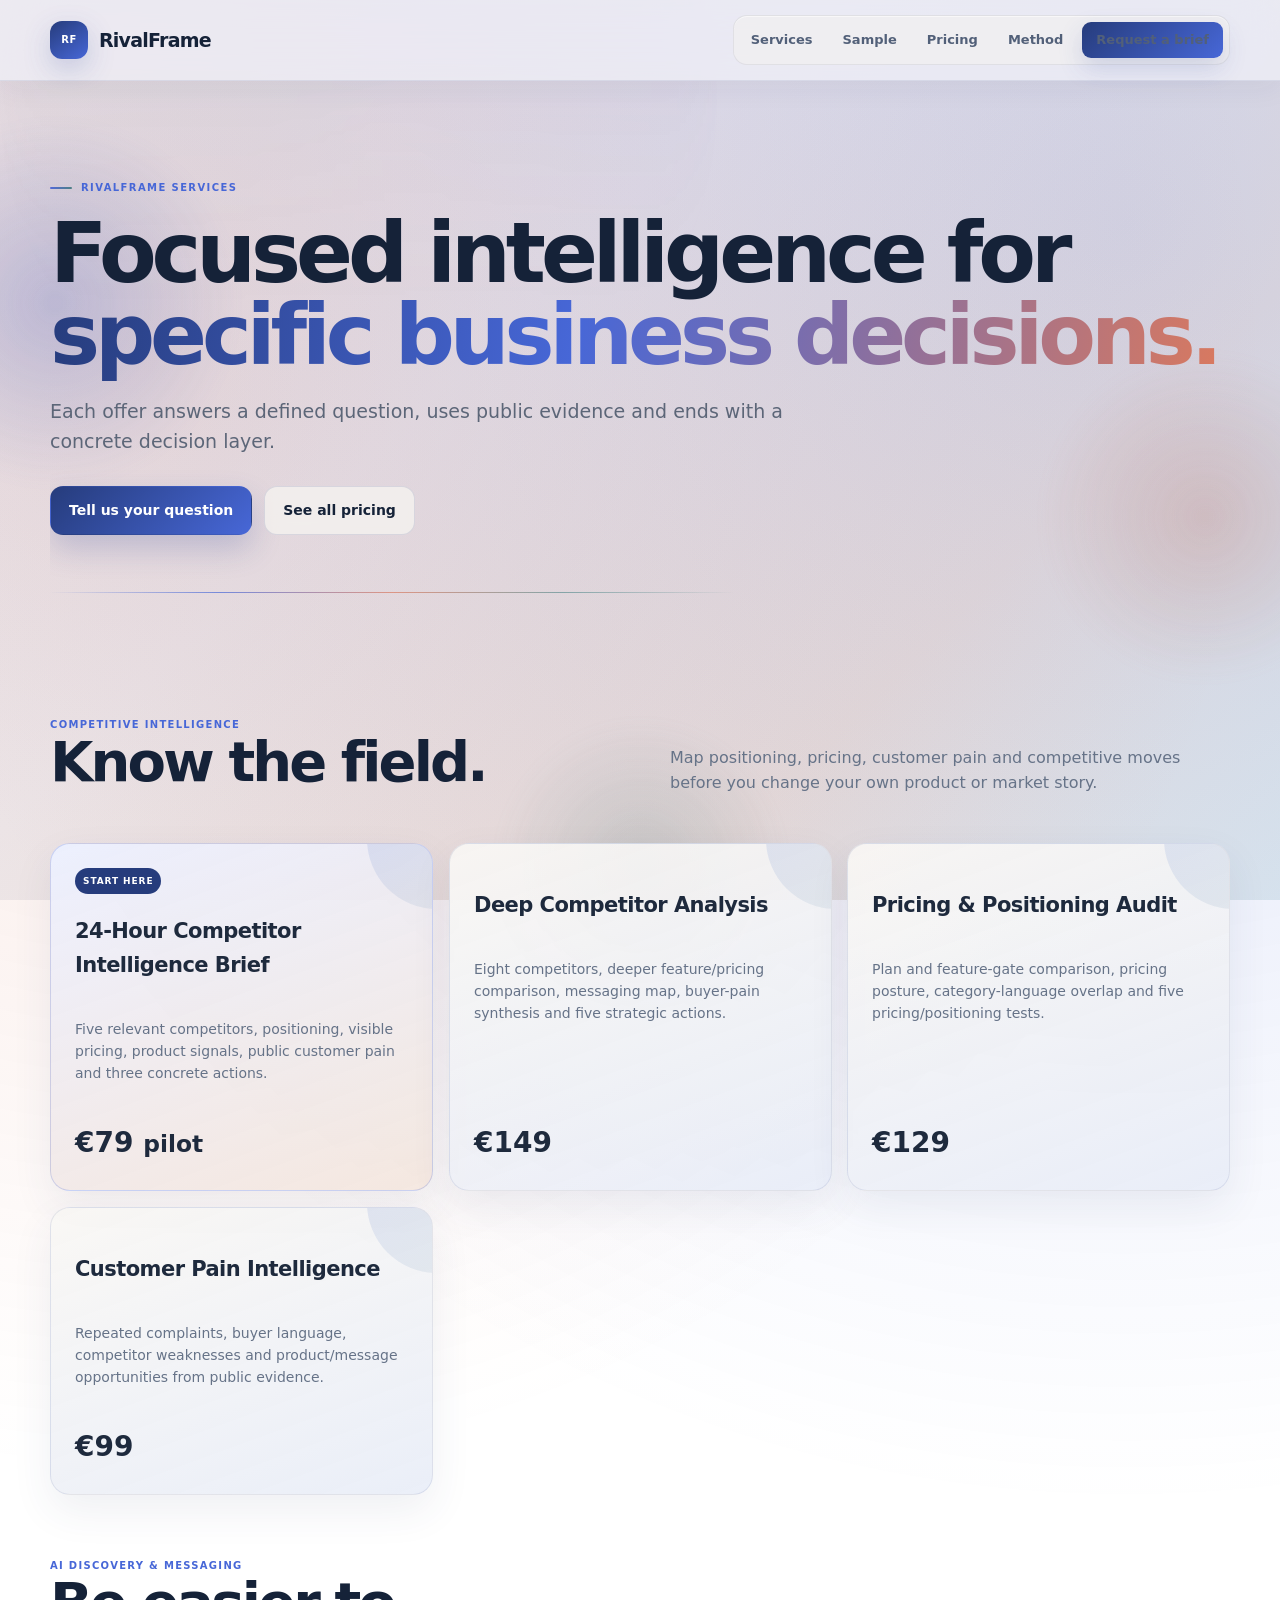
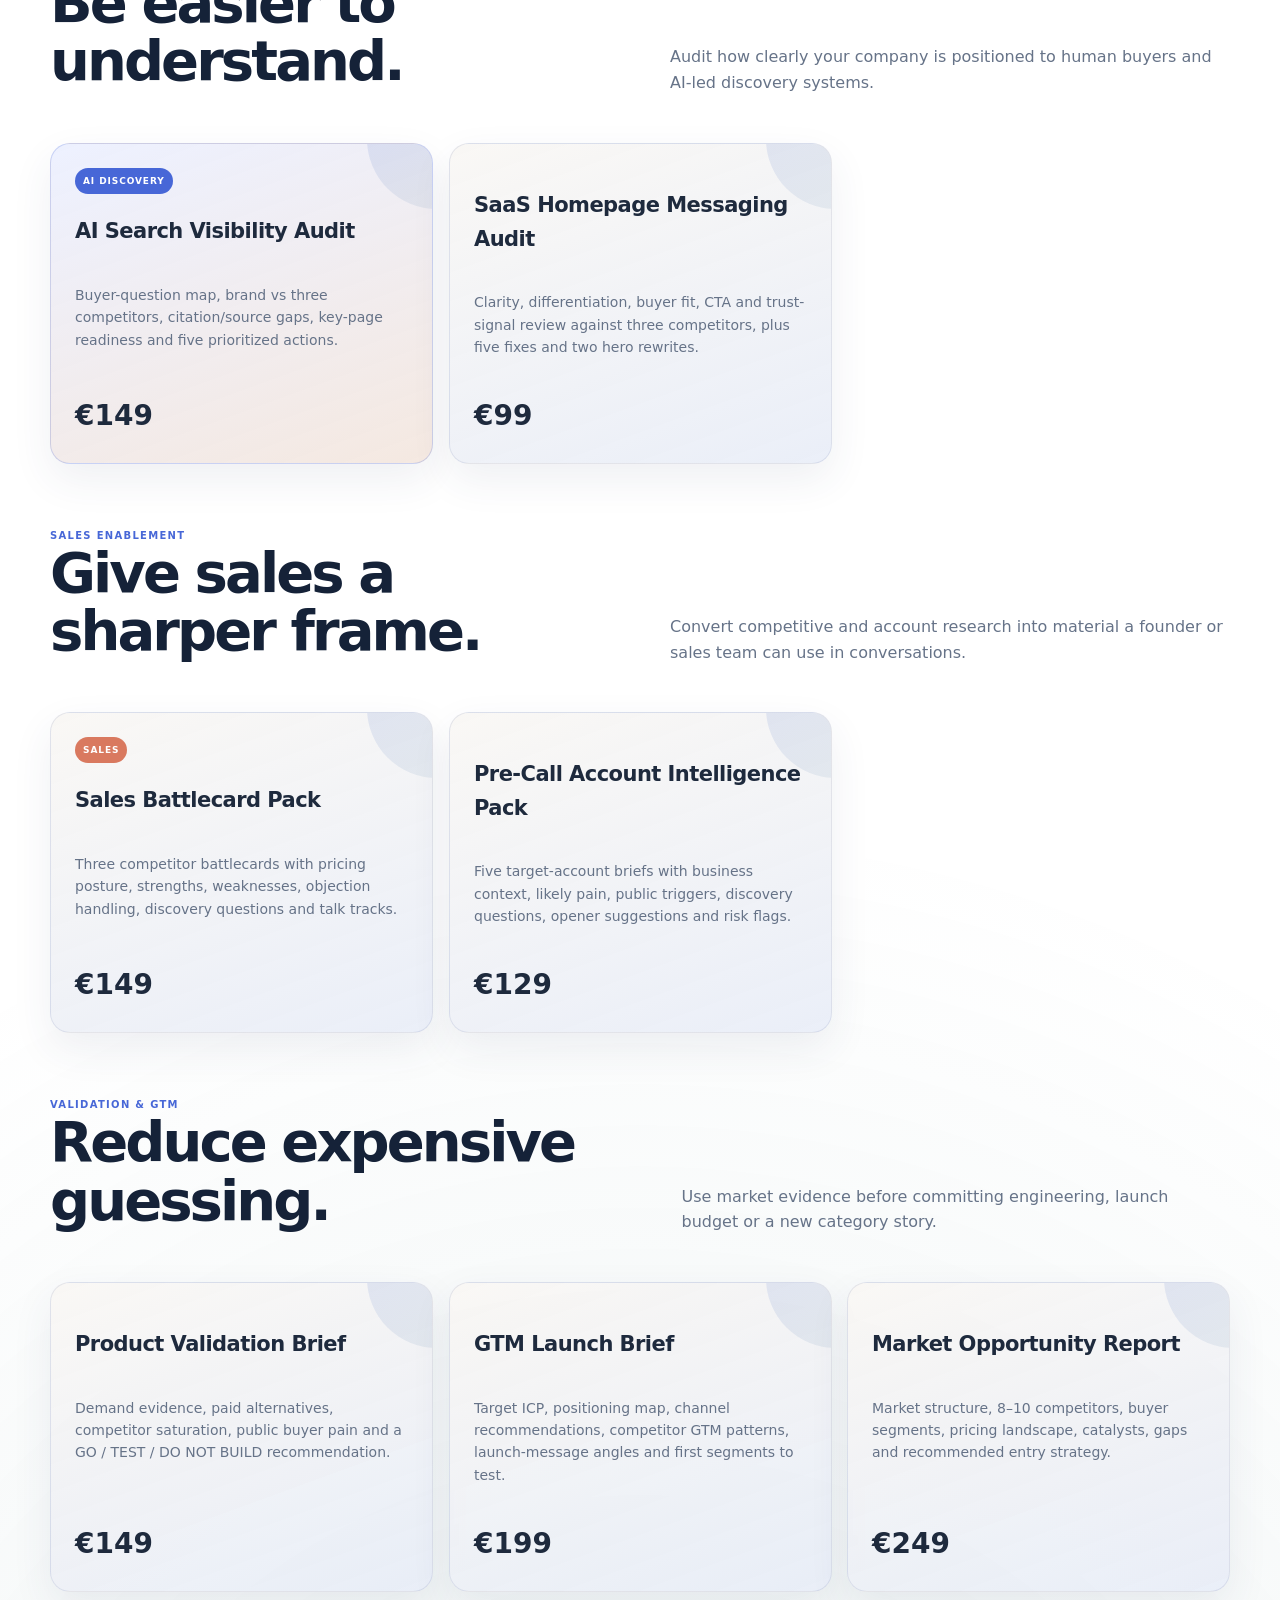
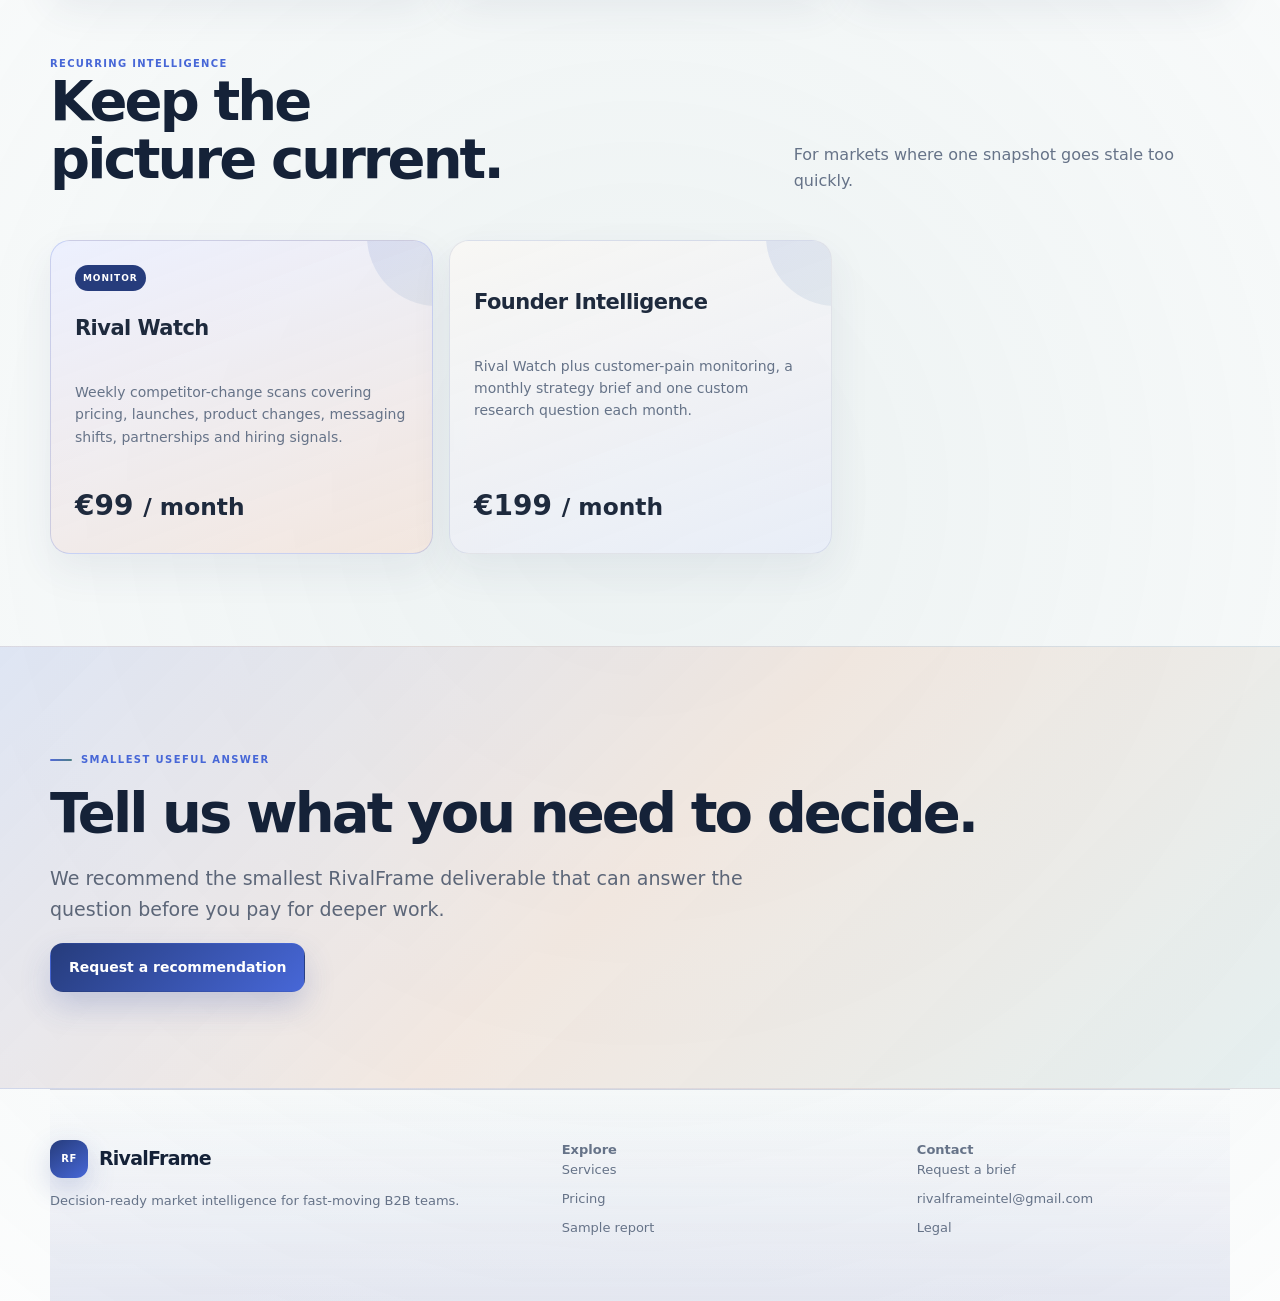
<file: services.html>
<!doctype html><html lang="en"><head><meta charset="utf-8"><meta name="viewport" content="width=device-width,initial-scale=1"><title>Services — RivalFrame</title><meta name="description" content="RivalFrame competitor intelligence, AI search visibility, messaging, sales enablement, validation, GTM research and recurring market monitoring."><meta name="theme-color" content="#07090d"><link rel="icon" href="favicon.svg" type="image/svg+xml"><link rel="stylesheet" href="styles.css"></head><body><div class="nav-shell"><header class="nav wrap"><a class="brand" href="index.html"><span class="mark">RF</span><span>RivalFrame</span></a><button class="menu-toggle" aria-label="Toggle navigation" aria-expanded="false">☰</button><nav><a href="services.html">Services</a><a href="sample.html">Sample</a><a href="pricing.html">Pricing</a><a href="index.html#method">Method</a><a class="nav-cta" href="contact.html">Request a brief</a></nav></header></div><main><section class="page-hero wrap"><div class="eyebrow">RivalFrame services</div><h1>Focused intelligence for <span>specific business decisions.</span></h1><p class="lead">Each offer answers a defined question, uses public evidence and ends with a concrete decision layer.</p><div class="actions"><a class="button primary" href="contact.html">Tell us your question</a><a class="button secondary" href="pricing.html">See all pricing</a></div></section><section class="section-tight wrap"><div class="service-group"><div class="service-group-head"><div><div class="category-label">Competitive intelligence</div><h2>Know the field.</h2></div><p>Map positioning, pricing, customer pain and competitive moves before you change your own product or market story.</p></div><div class="cards"><article class="card featured"><div class="pill">Start here</div><h3>24-Hour Competitor Intelligence Brief</h3><p>Five relevant competitors, positioning, visible pricing, product signals, public customer pain and three concrete actions.</p><div class="price">€79 <small>pilot</small></div></article><article class="card"><h3>Deep Competitor Analysis</h3><p>Eight competitors, deeper feature/pricing comparison, messaging map, buyer-pain synthesis and five strategic actions.</p><div class="price">€149</div></article><article class="card"><h3>Pricing & Positioning Audit</h3><p>Plan and feature-gate comparison, pricing posture, category-language overlap and five pricing/positioning tests.</p><div class="price">€129</div></article><article class="card"><h3>Customer Pain Intelligence</h3><p>Repeated complaints, buyer language, competitor weaknesses and product/message opportunities from public evidence.</p><div class="price">€99</div></article></div></div><div class="service-group"><div class="service-group-head"><div><div class="category-label">AI discovery & messaging</div><h2>Be easier to understand.</h2></div><p>Audit how clearly your company is positioned to human buyers and AI-led discovery systems.</p></div><div class="cards"><article class="card featured"><div class="pill alt">AI discovery</div><h3>AI Search Visibility Audit</h3><p>Buyer-question map, brand vs three competitors, citation/source gaps, key-page readiness and five prioritized actions.</p><div class="price">€149</div></article><article class="card"><h3>SaaS Homepage Messaging Audit</h3><p>Clarity, differentiation, buyer fit, CTA and trust-signal review against three competitors, plus five fixes and two hero rewrites.</p><div class="price">€99</div></article></div></div><div class="service-group"><div class="service-group-head"><div><div class="category-label">Sales enablement</div><h2>Give sales a sharper frame.</h2></div><p>Convert competitive and account research into material a founder or sales team can use in conversations.</p></div><div class="cards"><article class="card"><div class="pill gold">Sales</div><h3>Sales Battlecard Pack</h3><p>Three competitor battlecards with pricing posture, strengths, weaknesses, objection handling, discovery questions and talk tracks.</p><div class="price">€149</div></article><article class="card"><h3>Pre-Call Account Intelligence Pack</h3><p>Five target-account briefs with business context, likely pain, public triggers, discovery questions, opener suggestions and risk flags.</p><div class="price">€129</div></article></div></div><div class="service-group"><div class="service-group-head"><div><div class="category-label">Validation & GTM</div><h2>Reduce expensive guessing.</h2></div><p>Use market evidence before committing engineering, launch budget or a new category story.</p></div><div class="cards"><article class="card"><h3>Product Validation Brief</h3><p>Demand evidence, paid alternatives, competitor saturation, public buyer pain and a GO / TEST / DO NOT BUILD recommendation.</p><div class="price">€149</div></article><article class="card"><h3>GTM Launch Brief</h3><p>Target ICP, positioning map, channel recommendations, competitor GTM patterns, launch-message angles and first segments to test.</p><div class="price">€199</div></article><article class="card"><h3>Market Opportunity Report</h3><p>Market structure, 8–10 competitors, buyer segments, pricing landscape, catalysts, gaps and recommended entry strategy.</p><div class="price">€249</div></article></div></div><div class="service-group"><div class="service-group-head"><div><div class="category-label">Recurring intelligence</div><h2>Keep the picture current.</h2></div><p>For markets where one snapshot goes stale too quickly.</p></div><div class="cards"><article class="card featured"><div class="pill">Monitor</div><h3>Rival Watch</h3><p>Weekly competitor-change scans covering pricing, launches, product changes, messaging shifts, partnerships and hiring signals.</p><div class="price">€99 <small>/ month</small></div></article><article class="card"><h3>Founder Intelligence</h3><p>Rival Watch plus customer-pain monitoring, a monthly strategy brief and one custom research question each month.</p><div class="price">€199 <small>/ month</small></div></article></div></div></section><section class="section panel"><div class="wrap cta"><div><div class="eyebrow">Smallest useful answer</div><h2>Tell us what you need to decide.</h2><p class="section-intro">We recommend the smallest RivalFrame deliverable that can answer the question before you pay for deeper work.</p></div><a class="button primary" href="contact.html">Request a recommendation</a></div></section></main><footer class="wrap footer"><div><a class="brand" href="index.html"><span class="mark">RF</span><span>RivalFrame</span></a><p>Decision-ready market intelligence for fast-moving B2B teams.</p></div><div><strong>Explore</strong><div class="footer-links"><a href="services.html">Services</a><a href="pricing.html">Pricing</a><a href="sample.html">Sample report</a></div></div><div><strong>Contact</strong><div class="footer-links"><a href="contact.html">Request a brief</a><a href="mailto:rivalframeintel@gmail.com">rivalframeintel@gmail.com</a><a href="legal.html">Legal</a></div></div></footer><script src="script.js"></script></body></html>
</file>
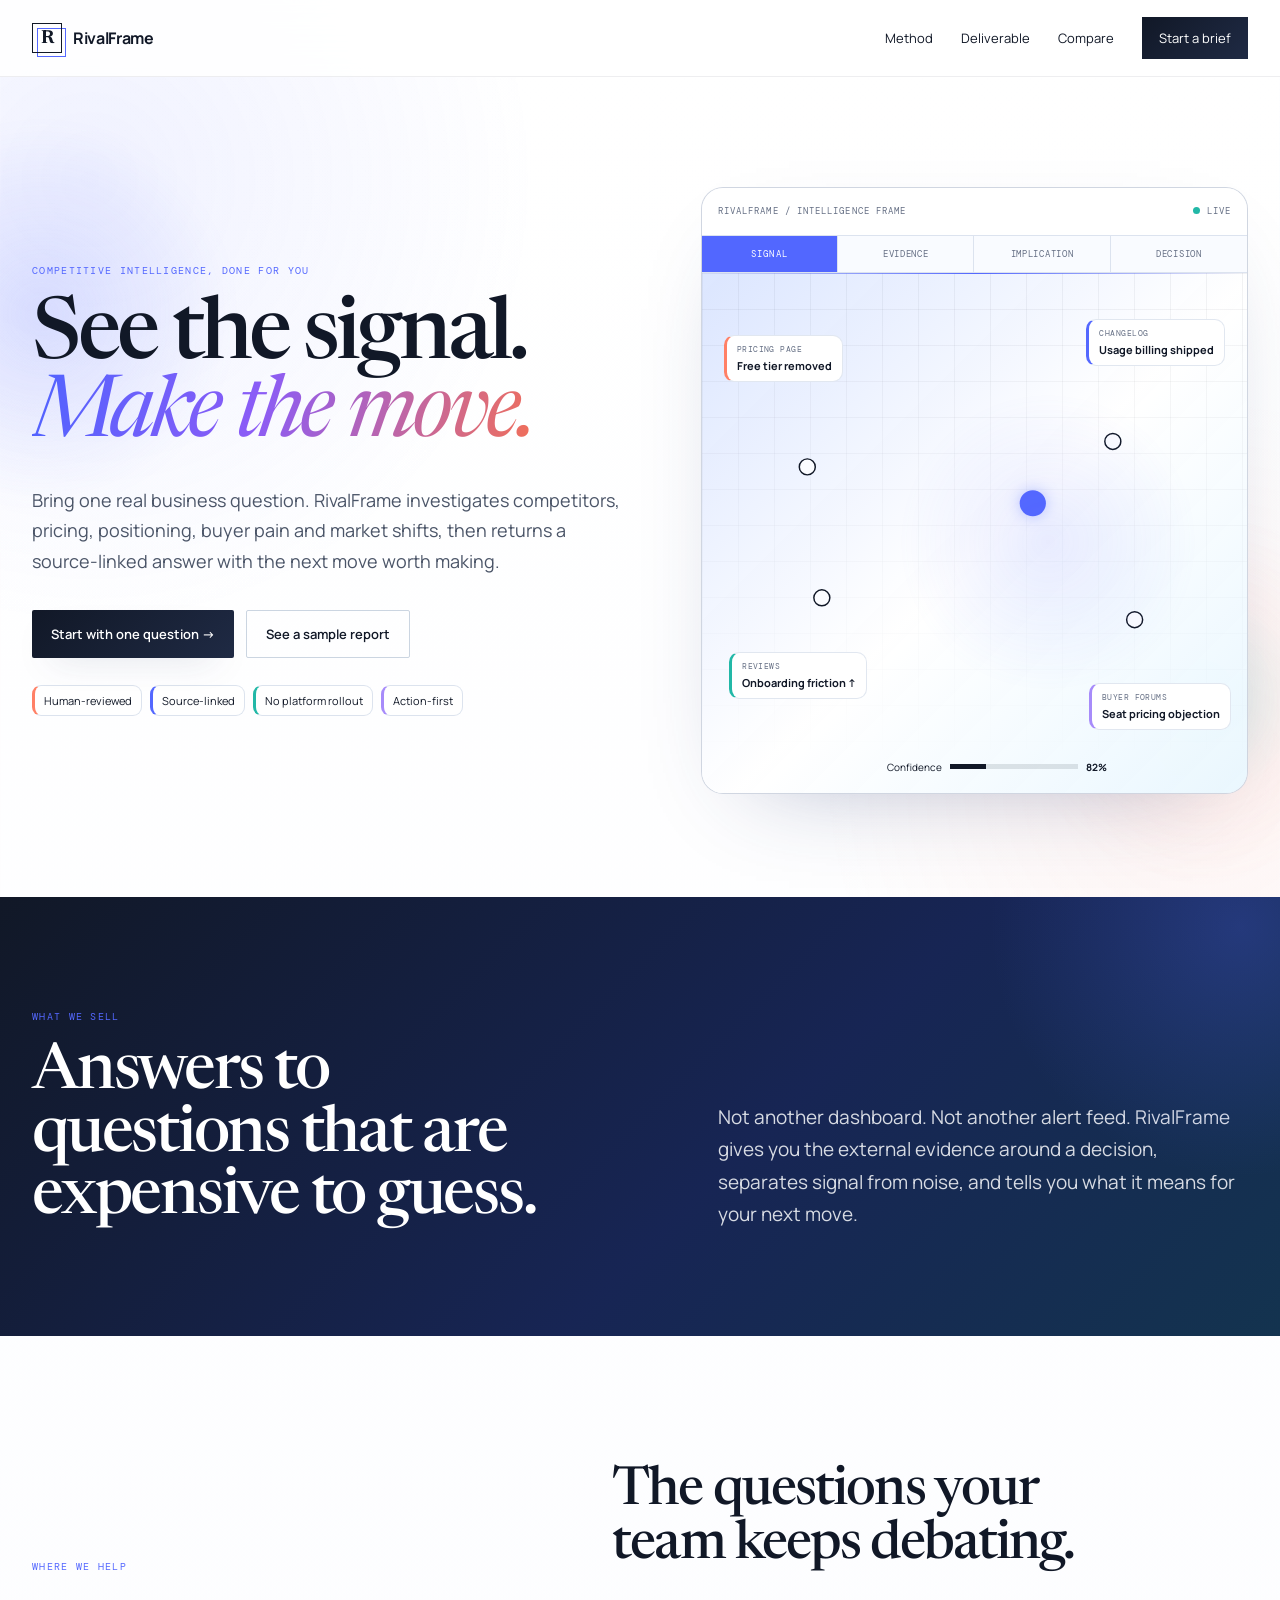
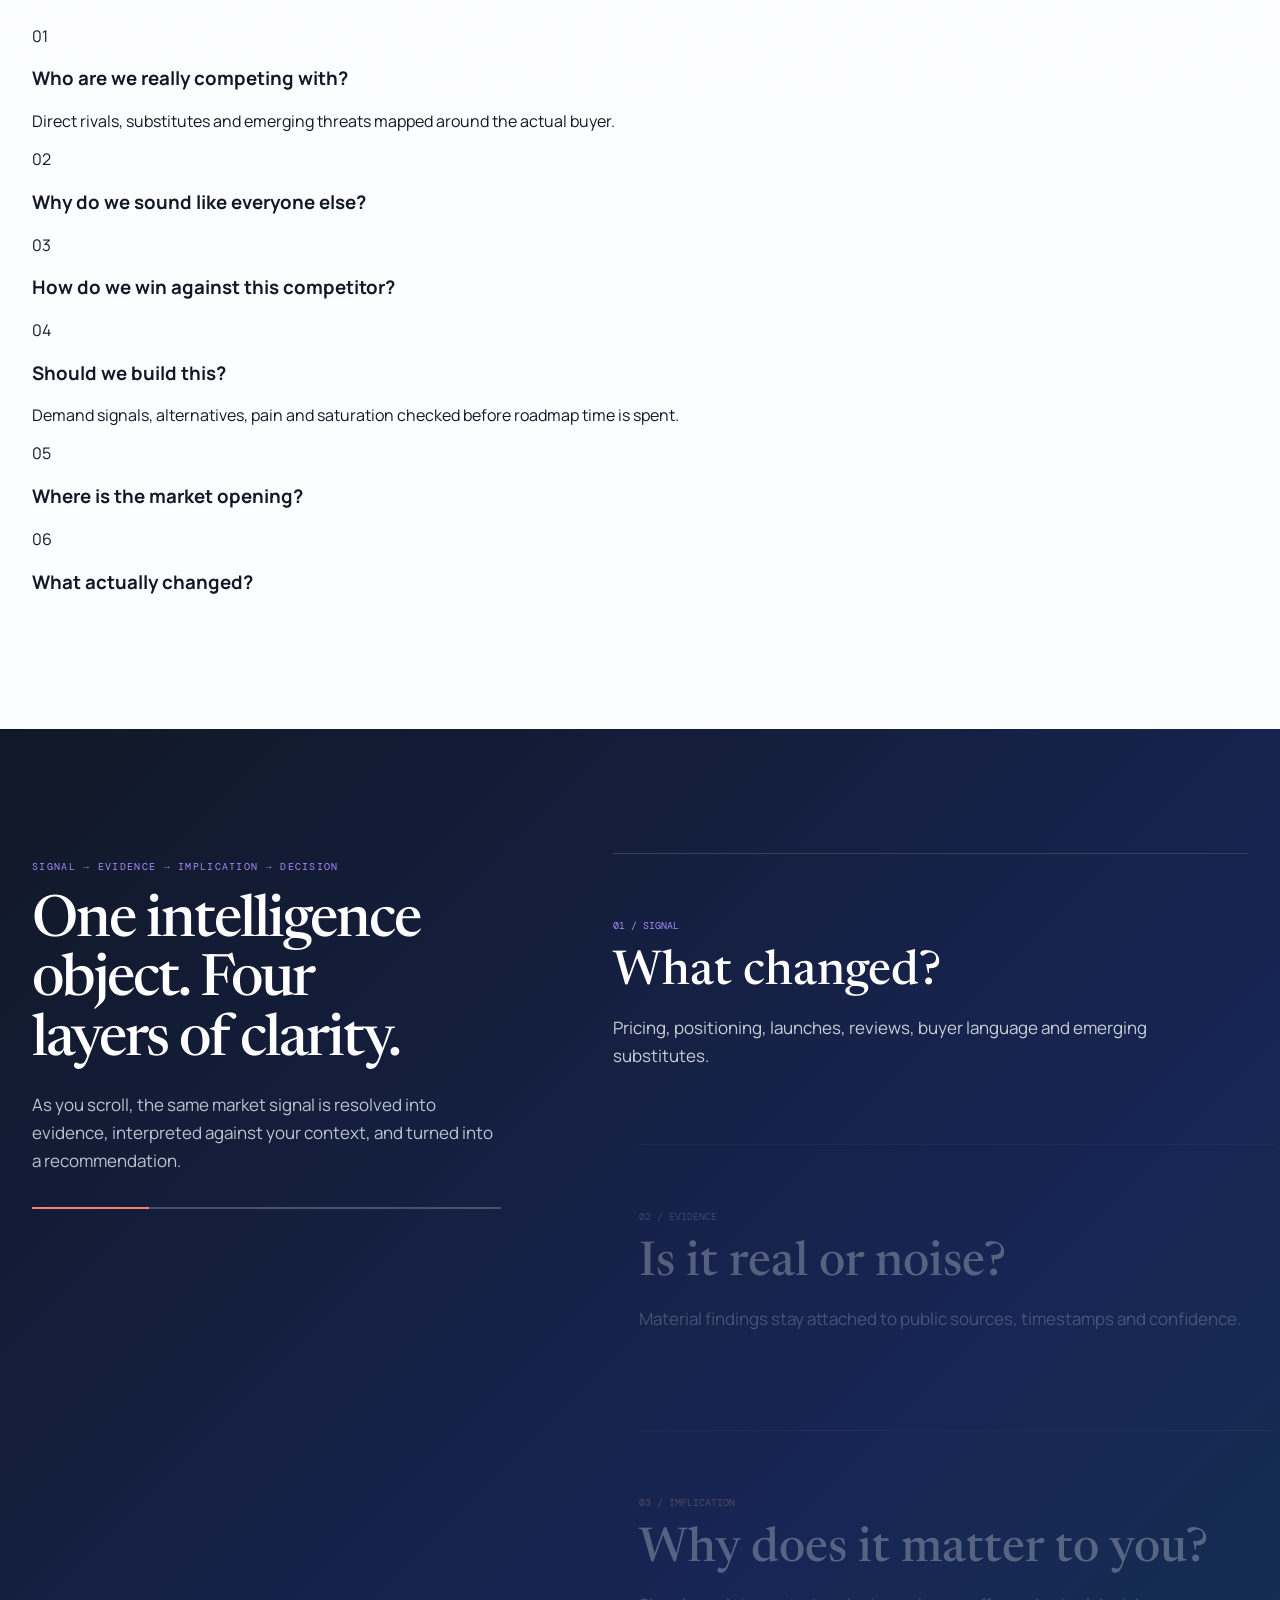
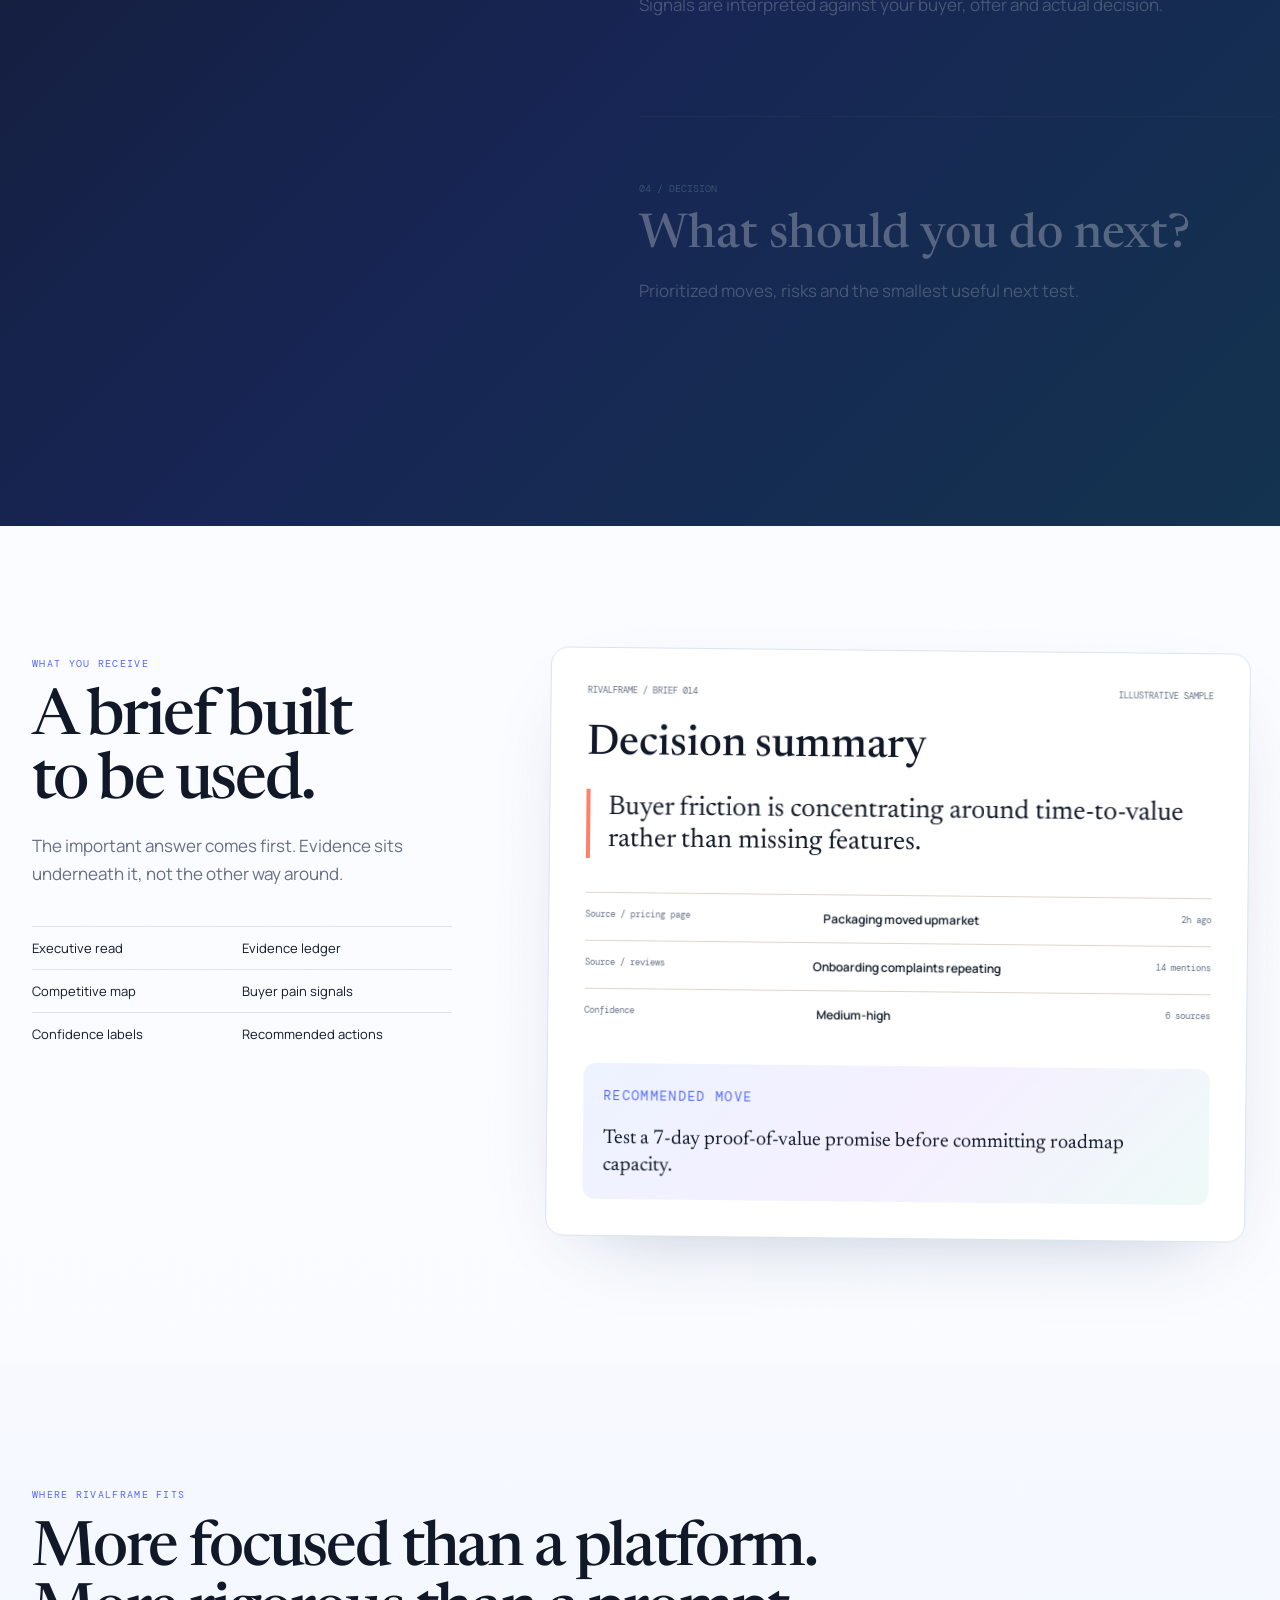
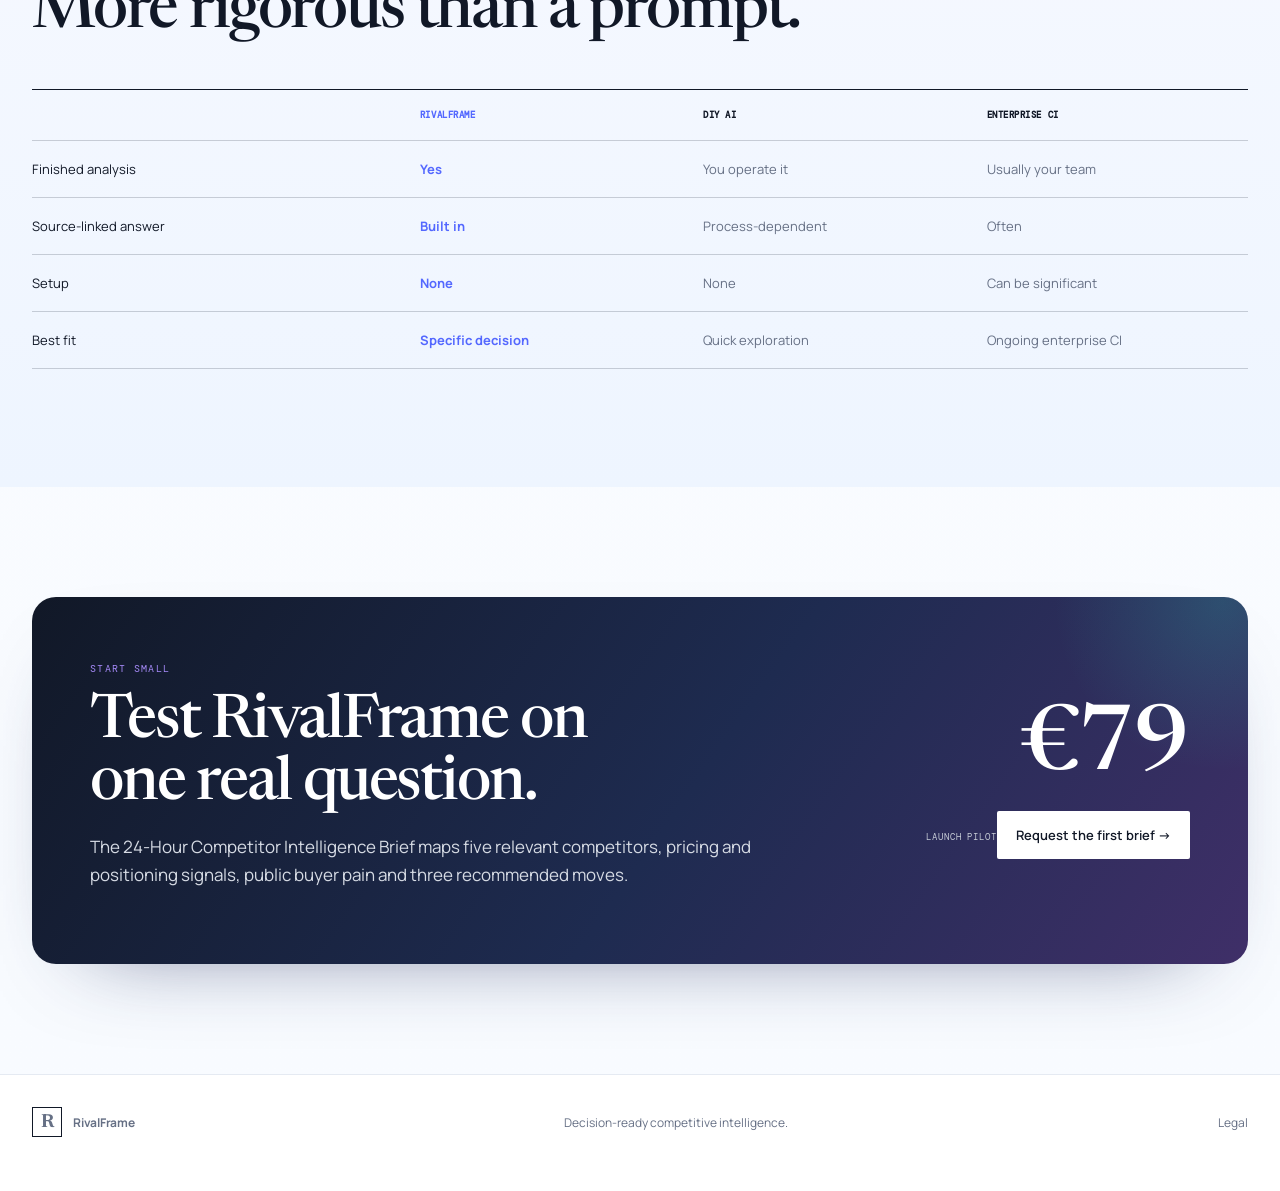
<file: v2.html>
<!doctype html>
<html lang="en">
<head>
<meta charset="utf-8">
<meta name="viewport" content="width=device-width,initial-scale=1">
<title>RivalFrame V2 — Competitive intelligence, done for you</title>
<meta name="description" content="RivalFrame turns market signals into source-linked business decisions for B2B teams.">
<meta name="theme-color" content="#f2eee8">
<link rel="icon" href="favicon.svg" type="image/svg+xml">
<link rel="stylesheet" href="v2.css">
</head>
<body>
<div class="v2-progress" aria-hidden="true"></div>
<header class="v2-nav"><div class="v2-wrap nav-inner"><a class="v2-brand" href="v2.html"><span class="brand-frame">R</span><span>RivalFrame</span></a><nav><a href="#method">Method</a><a href="#deliverable">Deliverable</a><a href="#compare">Compare</a><a class="nav-cta" href="contact.html">Start a brief</a></nav></div></header>
<main>
<section class="hero v2-wrap">
  <div class="hero-copy">
    <div class="eyebrow">Competitive intelligence, done for you</div>
    <h1>See the signal.<br><em>Make the move.</em></h1>
    <p>Bring one real business question. RivalFrame investigates competitors, pricing, positioning, buyer pain and market shifts, then returns a source-linked answer with the next move worth making.</p>
    <div class="hero-actions"><a class="btn dark" href="contact.html">Start with one question →</a><a class="btn line" href="sample.html">See a sample report</a></div>
    <div class="trust-line"><span>Human-reviewed</span><span>Source-linked</span><span>No platform rollout</span><span>Action-first</span></div>
  </div>
  <div class="hero-intel" data-stage="0">
    <div class="intel-top"><span>RivalFrame / intelligence frame</span><span class="live-dot">live</span></div>
    <div class="intel-stage-labels"><button data-stage-btn="0" class="active">Signal</button><button data-stage-btn="1">Evidence</button><button data-stage-btn="2">Implication</button><button data-stage-btn="3">Decision</button></div>
    <div class="intel-canvas">
      <div class="scanline"></div>
      <div class="signal-note s1"><small>pricing page</small><b>Free tier removed</b></div>
      <div class="signal-note s2"><small>reviews</small><b>Onboarding friction ↑</b></div>
      <div class="signal-note s3"><small>changelog</small><b>Usage billing shipped</b></div>
      <div class="signal-note s4"><small>buyer forums</small><b>Seat pricing objection</b></div>
      <svg class="network" viewBox="0 0 700 430" aria-hidden="true">
        <path class="path p1" d="M120 120 C260 80, 330 120, 430 170"/>
        <path class="path p2" d="M140 300 C260 270, 340 250, 430 170"/>
        <path class="path p3" d="M540 85 C520 130, 500 145, 430 170"/>
        <path class="path p4" d="M570 330 C520 270, 500 230, 430 170"/>
        <circle class="node n1" cx="120" cy="120" r="11"/>
        <circle class="node n2" cx="140" cy="300" r="11"/>
        <circle class="node n3" cx="540" cy="85" r="11"/>
        <circle class="node n4" cx="570" cy="330" r="11"/>
        <circle class="node core" cx="430" cy="170" r="18"/>
        <path class="decision-vector" d="M430 170 C470 220, 500 250, 600 215"/>
      </svg>
      <div class="confidence"><span>Confidence</span><i><b></b></i><strong>82%</strong></div>
      <div class="decision-card"><small>Recommended move</small><p>Narrow the promise around faster time-to-value before changing roadmap priorities.</p></div>
    </div>
  </div>
</section>

<section class="statement"><div class="v2-wrap statement-grid"><div><span class="eyebrow">What we sell</span><h2>Answers to questions that are expensive to guess.</h2></div><p>Not another dashboard. Not another alert feed. RivalFrame gives you the external evidence around a decision, separates signal from noise, and tells you what it means for your next move.</p></div></section>

<section class="questions v2-wrap"><div class="questions-head"><span class="eyebrow">Where we help</span><h2>The questions your team keeps debating.</h2></div><div class="question-flow"><article class="q-wide"><span>01</span><h3>Who are we really competing with?</h3><p>Direct rivals, substitutes and emerging threats mapped around the actual buyer.</p></article><article><span>02</span><h3>Why do we sound like everyone else?</h3></article><article><span>03</span><h3>How do we win against this competitor?</h3></article><article class="q-tall"><span>04</span><h3>Should we build this?</h3><p>Demand signals, alternatives, pain and saturation checked before roadmap time is spent.</p></article><article><span>05</span><h3>Where is the market opening?</h3></article><article><span>06</span><h3>What actually changed?</h3></article></div></section>

<section id="method" class="method"><div class="v2-wrap method-grid"><div class="method-sticky"><span class="eyebrow">Signal → Evidence → Implication → Decision</span><h2>One intelligence object. Four layers of clarity.</h2><p>As you scroll, the same market signal is resolved into evidence, interpreted against your context, and turned into a recommendation.</p><div class="method-progress"><i></i></div></div><div class="method-steps"><article data-method-step="0"><span>01 / SIGNAL</span><h3>What changed?</h3><p>Pricing, positioning, launches, reviews, buyer language and emerging substitutes.</p></article><article data-method-step="1"><span>02 / EVIDENCE</span><h3>Is it real or noise?</h3><p>Material findings stay attached to public sources, timestamps and confidence.</p></article><article data-method-step="2"><span>03 / IMPLICATION</span><h3>Why does it matter to you?</h3><p>Signals are interpreted against your buyer, offer and actual decision.</p></article><article data-method-step="3"><span>04 / DECISION</span><h3>What should you do next?</h3><p>Prioritized moves, risks and the smallest useful next test.</p></article></div></div></section>

<section id="deliverable" class="deliverable v2-wrap"><div class="deliverable-copy"><span class="eyebrow">What you receive</span><h2>A brief built to be used.</h2><p>The important answer comes first. Evidence sits underneath it, not the other way around.</p><ul><li>Executive read</li><li>Evidence ledger</li><li>Competitive map</li><li>Buyer pain signals</li><li>Confidence labels</li><li>Recommended actions</li></ul></div><div class="report-sheet"><div class="report-meta"><span>RivalFrame / brief 014</span><span>Illustrative sample</span></div><h3>Decision summary</h3><div class="report-callout">Buyer friction is concentrating around time-to-value rather than missing features.</div><div class="report-row"><span>Source / pricing page</span><b>Packaging moved upmarket</b><em>2h ago</em></div><div class="report-row"><span>Source / reviews</span><b>Onboarding complaints repeating</b><em>14 mentions</em></div><div class="report-row"><span>Confidence</span><b>Medium-high</b><em>6 sources</em></div><div class="report-action"><small>Recommended move</small><p>Test a 7-day proof-of-value promise before committing roadmap capacity.</p></div></div></section>

<section id="compare" class="compare"><div class="v2-wrap"><span class="eyebrow">Where RivalFrame fits</span><h2>More focused than a platform.<br>More rigorous than a prompt.</h2><div class="compare-table"><div class="row head"><span></span><b>RivalFrame</b><b>DIY AI</b><b>Enterprise CI</b></div><div class="row"><span>Finished analysis</span><b>Yes</b><em>You operate it</em><em>Usually your team</em></div><div class="row"><span>Source-linked answer</span><b>Built in</b><em>Process-dependent</em><em>Often</em></div><div class="row"><span>Setup</span><b>None</b><em>None</em><em>Can be significant</em></div><div class="row"><span>Best fit</span><b>Specific decision</b><em>Quick exploration</em><em>Ongoing enterprise CI</em></div></div></div></section>

<section class="offer v2-wrap"><div><span class="eyebrow">Start small</span><h2>Test RivalFrame on one real question.</h2><p>The 24-Hour Competitor Intelligence Brief maps five relevant competitors, pricing and positioning signals, public buyer pain and three recommended moves.</p></div><div class="offer-price"><strong>€79</strong><span>launch pilot</span><a class="btn light" href="contact.html">Request the first brief →</a></div></section>
</main>
<footer class="v2-footer"><div class="v2-wrap"><a class="v2-brand" href="v2.html"><span class="brand-frame">R</span><span>RivalFrame</span></a><span>Decision-ready competitive intelligence.</span><a href="legal.html">Legal</a></div></footer>
<script src="v2.js"></script>
</body>
</html>
</file>
<file: v2.css>
@import url('https://fonts.googleapis.com/css2?family=DM+Mono:wght@400;500&family=Manrope:wght@400;500;600;700&family=Newsreader:opsz,wght@6..72,400;6..72,500;6..72,600&display=swap');
:root{--paper:#f3efe8;--paper2:#eae6f2;--ink:#172033;--muted:#667085;--hair:#cfc8bf;--cobalt:#4d63d9;--coral:#d87a64;--teal:#5e8b89;--lav:#b8acd8;--white:#fffdf9;--soft:#e7e3dc;--darkline:#4b556a}
*{box-sizing:border-box}html{scroll-behavior:smooth}body{margin:0;background:var(--paper);color:var(--ink);font-family:Manrope,system-ui,sans-serif;-webkit-font-smoothing:antialiased;text-rendering:optimizeLegibility}a{color:inherit;text-decoration:none}.v2-wrap{width:min(1296px,calc(100% - 64px));margin:auto}.v2-progress{position:fixed;left:0;top:0;width:100%;height:3px;transform-origin:left;transform:scaleX(0);z-index:999;background:linear-gradient(90deg,var(--cobalt),var(--coral),var(--teal))}.v2-nav{position:sticky;top:0;z-index:80;background:color-mix(in srgb,var(--paper) 89%,transparent);backdrop-filter:blur(18px);border-bottom:1px solid rgba(23,32,51,.08)}.nav-inner{height:76px;display:flex;align-items:center;justify-content:space-between;gap:24px}.v2-brand{display:inline-flex;align-items:center;gap:11px;font-weight:700;letter-spacing:-.02em}.brand-frame{width:30px;height:30px;display:grid;place-items:center;border:1.5px solid var(--ink);font-family:Newsreader,serif;font-size:19px;position:relative}.brand-frame:after{content:"";position:absolute;inset:4px -5px -5px 4px;border:1px solid var(--cobalt);z-index:-1}.v2-nav nav{display:flex;align-items:center;gap:28px;font-size:13px}.v2-nav nav>a:not(.nav-cta){position:relative}.v2-nav nav>a:not(.nav-cta):after{content:"";position:absolute;left:0;bottom:-5px;width:100%;height:1px;background:var(--cobalt);transform:scaleX(0);transform-origin:left;transition:.22s ease}.v2-nav nav>a:hover:after{transform:scaleX(1)}.nav-cta{padding:12px 17px;background:var(--ink);color:#fff;transition:.2s ease}.nav-cta:hover{transform:translateY(-2px)}.eyebrow{font-family:'DM Mono',monospace;text-transform:uppercase;letter-spacing:.13em;font-size:10px;color:var(--cobalt)}
.hero{min-height:820px;padding:88px 0 82px;display:grid;grid-template-columns:1.04fr .96fr;gap:76px;align-items:center}.hero h1{font-family:Newsreader,serif;font-weight:500;font-size:clamp(70px,6.7vw,108px);line-height:.91;letter-spacing:-.045em;margin:22px 0 30px;max-width:720px}.hero h1 em{font-style:italic;font-weight:400;color:var(--cobalt)}.hero-copy>p{font-size:18px;line-height:1.7;max-width:620px;color:#505a6c}.hero-actions{display:flex;gap:12px;flex-wrap:wrap;margin:34px 0 27px}.btn{display:inline-flex;align-items:center;justify-content:center;min-height:48px;padding:13px 19px;font-size:13px;font-weight:600;border-radius:2px;transition:transform .2s ease,box-shadow .2s ease,background .2s ease}.btn:hover{transform:translateY(-2px)}.btn.dark{background:var(--ink);color:#fff;box-shadow:0 16px 32px -24px rgba(23,32,51,.8)}.btn.line{border:1px solid var(--ink);background:transparent}.btn.light{background:var(--white);color:var(--ink)}.trust-line{display:flex;flex-wrap:wrap;gap:8px;margin-top:22px}.trust-line span{font-size:11px;padding:7px 9px;background:rgba(255,255,255,.38);border-left:2px solid var(--coral)}.hero-intel{position:relative;border:1px solid var(--ink);background:rgba(255,253,249,.42);box-shadow:0 30px 80px -60px rgba(23,32,51,.6)}.intel-top{height:48px;padding:0 16px;display:flex;align-items:center;justify-content:space-between;border-bottom:1px solid var(--hair);font-family:'DM Mono',monospace;font-size:9px;text-transform:uppercase;letter-spacing:.12em;color:var(--muted)}.live-dot:before{content:"";display:inline-block;width:7px;height:7px;border-radius:50%;background:var(--teal);margin-right:7px;animation:pulse 2.4s infinite}.intel-stage-labels{display:grid;grid-template-columns:repeat(4,1fr)}.intel-stage-labels button{border:0;border-right:1px solid var(--hair);border-bottom:1px solid var(--hair);background:transparent;padding:12px 5px;font-family:'DM Mono';font-size:9px;text-transform:uppercase;letter-spacing:.08em;color:var(--muted);cursor:pointer}.intel-stage-labels button:last-child{border-right:0}.intel-stage-labels button.active{background:var(--ink);color:white}.intel-canvas{position:relative;height:520px;overflow:hidden;background:linear-gradient(140deg,rgba(184,172,216,.34),rgba(255,255,255,.33) 48%,rgba(216,122,100,.08))}.intel-canvas:before{content:"";position:absolute;inset:0;background-image:linear-gradient(rgba(23,32,51,.055) 1px,transparent 1px),linear-gradient(90deg,rgba(23,32,51,.055) 1px,transparent 1px);background-size:36px 36px;mask-image:linear-gradient(to bottom,black,transparent 95%)}.network{position:absolute;inset:62px 18px 56px;width:calc(100% - 36px);height:calc(100% - 118px)}.path,.decision-vector{fill:none;stroke:var(--lav);stroke-width:2;stroke-dasharray:500;stroke-dashoffset:500;transition:stroke-dashoffset 1s cubic-bezier(.22,.65,.2,1),stroke .7s ease}.node{fill:var(--paper);stroke:var(--ink);stroke-width:2}.node.core{fill:var(--cobalt);stroke:none}.decision-vector{stroke:var(--coral);stroke-width:3}.signal-note{position:absolute;padding:8px 10px;background:var(--white);border-left:3px solid var(--coral);box-shadow:0 14px 40px rgba(23,32,51,.09);font-size:11px;transition:.7s cubic-bezier(.22,.65,.2,1)}.signal-note small{display:block;font-family:'DM Mono';font-size:8px;text-transform:uppercase;letter-spacing:.06em;color:var(--muted);margin-bottom:4px}.s1{left:4%;top:12%}.s2{left:5%;bottom:18%;border-color:var(--teal)}.s3{right:4%;top:9%;border-color:var(--cobalt)}.s4{right:3%;bottom:12%;border-color:var(--lav)}.confidence{position:absolute;left:34%;bottom:19px;width:220px;font-size:10px;display:grid;grid-template-columns:auto 1fr auto;gap:8px;align-items:center}.confidence i{height:5px;background:rgba(23,32,51,.12)}.confidence i b{display:block;height:100%;width:28%;background:var(--ink);transition:1s ease}.decision-card{position:absolute;right:5%;top:41%;width:268px;padding:16px;background:var(--ink);color:white;opacity:0;transform:translateX(18px);transition:.8s cubic-bezier(.22,.65,.2,1)}.decision-card small{font-family:'DM Mono';font-size:9px;text-transform:uppercase;letter-spacing:.1em;color:var(--lav)}.decision-card p{font-family:Newsreader,serif;font-size:18px;margin:8px 0 0;line-height:1.25}.scanline{position:absolute;left:0;right:0;top:0;height:1px;background:linear-gradient(90deg,transparent,var(--cobalt),transparent);animation:scan 9s linear infinite}.hero-intel[data-stage="1"] .path,.hero-intel[data-stage="2"] .path,.hero-intel[data-stage="3"] .path{stroke-dashoffset:0}.hero-intel[data-stage="2"] .path,.hero-intel[data-stage="3"] .path{stroke:var(--cobalt)}.hero-intel[data-stage="2"] .confidence i b{width:64%}.hero-intel[data-stage="3"] .confidence i b{width:82%}.hero-intel[data-stage="3"] .decision-vector{stroke-dashoffset:0}.hero-intel[data-stage="3"] .decision-card{opacity:1;transform:none}
.statement{background:var(--ink);color:white;padding:106px 0}.statement-grid{display:grid;grid-template-columns:1.05fr .95fr;gap:100px;align-items:end}.statement h2,.questions h2,.method h2,.deliverable h2,.compare h2,.offer h2,.closing h2{font-family:Newsreader,serif;letter-spacing:-.035em;font-weight:500}.statement h2{font-size:clamp(52px,5vw,76px);line-height:.98;margin:17px 0 0}.statement p{font-size:19px;line-height:1.7;color:#d7dbe3;margin:0;max-width:560px}
.questions{padding:116px 0}.questions-head{display:grid;grid-template-columns:.9fr 1.1fr;gap:60px;align-items:end;margin-bottom:52px}.questions h2{font-size:clamp(48px,4.2vw,66px);line-height:1;margin:13px 0 0}.questions-intro{font-size:17px;line-height:1.65;color:var(--muted);max-width:550px;margin:0 0 5px auto}.question-ledger{border-top:1px solid var(--hair)}.question-row{display:grid;grid-template-columns:56px 1.3fr .8fr;gap:30px;align-items:center;padding:26px 0;border-bottom:1px solid var(--hair);transition:padding .2s ease,background .2s ease}.question-row:hover{padding-left:12px;padding-right:12px;background:rgba(255,255,255,.35)}.question-row .no{font-family:'DM Mono';font-size:10px;color:var(--cobalt)}.question-row h3{font-family:Newsreader,serif;font-size:29px;line-height:1.08;font-weight:500;margin:0}.question-row p{font-size:13px;color:var(--muted);line-height:1.5;margin:0;text-align:right}
.method{background:var(--ink);color:var(--white);padding:124px 0}.method-grid{display:grid;grid-template-columns:.85fr 1.15fr;gap:112px}.method-sticky{position:sticky;top:120px;align-self:start}.method-sticky .eyebrow{color:var(--lav)}.method-sticky h2{font-size:58px;line-height:1.02;margin:18px 0 20px}.method-sticky p{color:#bcc3cf;font-size:17px;line-height:1.65;max-width:520px}.method-progress{height:2px;background:#485268;margin-top:32px}.method-progress i{display:block;height:100%;width:25%;background:var(--coral);transition:.45s ease}.method-steps article{min-height:286px;padding:58px 0;border-top:1px solid var(--darkline);opacity:.28;transform:translateX(26px);transition:.55s cubic-bezier(.22,.65,.2,1)}.method-steps article.active{opacity:1;transform:none}.method-steps article span{font-family:'DM Mono';font-size:10px;color:var(--lav)}.method-steps article:nth-child(2) span{color:#8ea0ff}.method-steps article:nth-child(3) span{color:#ef9e8b}.method-steps article:nth-child(4) span{color:#8bb6b3}.method-steps h3{font-family:Newsreader,serif;font-size:48px;font-weight:500;margin:15px 0 11px}.method-steps p{font-size:17px;line-height:1.6;color:#c8cdd5;max-width:620px}
.deliverable{padding:124px 0;display:grid;grid-template-columns:.75fr 1.25fr;gap:96px;align-items:start}.deliverable h2{font-size:64px;line-height:1;margin:15px 0}.deliverable-copy p{font-size:17px;color:var(--muted);line-height:1.65}.deliverable ul{display:grid;grid-template-columns:1fr 1fr;padding:0;margin:38px 0;list-style:none}.deliverable li{padding:12px 0;border-top:1px solid var(--hair);font-size:13px}.report-sheet{background:var(--white);padding:36px;border:1px solid var(--hair);box-shadow:0 32px 90px -42px rgba(23,32,51,.38);transform:rotate(.6deg)}.report-meta{display:flex;justify-content:space-between;font-family:'DM Mono';font-size:9px;text-transform:uppercase;color:var(--muted)}.report-sheet h3{font-family:Newsreader,serif;font-weight:500;font-size:42px;margin:27px 0 12px}.report-question{font-size:13px;color:var(--muted);margin-bottom:26px}.report-callout{font-family:Newsreader,serif;font-size:27px;line-height:1.17;border-left:4px solid var(--coral);padding:3px 0 3px 18px;margin:24px 0 34px}.report-label{font-family:'DM Mono';font-size:9px;letter-spacing:.1em;text-transform:uppercase;color:var(--muted);margin:28px 0 4px}.report-row{display:grid;grid-template-columns:1fr 1.55fr auto;gap:18px;padding:15px 0;border-top:1px solid #ddd6cb;font-size:12px}.report-row span,.report-row em{font-family:'DM Mono';font-size:9px;color:var(--muted);font-style:normal}.report-row b{font-weight:600}.confidence-tag{font-family:'DM Mono';font-size:8px;letter-spacing:.05em;text-transform:uppercase}.confidence-tag.verified{color:var(--teal)}.confidence-tag.inferred{color:var(--cobalt)}.confidence-tag.uncertain{color:var(--coral)}.report-action{margin-top:27px;background:var(--paper2);padding:20px}.report-action small{font-family:'DM Mono';text-transform:uppercase;letter-spacing:.1em;color:var(--cobalt)}.report-action p{font-family:Newsreader,serif;font-size:20px;line-height:1.35;margin-bottom:0}.sample-link{display:inline-flex;margin-top:24px;font-size:13px;font-weight:600;border-bottom:1px solid var(--ink);padding-bottom:3px}
.compare{padding:118px 0;background:var(--soft)}.compare h2{font-size:62px;line-height:1;margin:16px 0 46px}.compare-table{border-top:1px solid var(--ink)}.row{display:grid;grid-template-columns:1.4fr 1fr 1fr 1fr;gap:22px;padding:19px 0;border-bottom:1px solid rgba(23,32,51,.2);font-size:13px}.row.head{font-family:'DM Mono';font-size:9px;text-transform:uppercase;letter-spacing:.06em}.row b:nth-child(2){color:var(--cobalt)}.row em{font-style:normal;color:var(--muted)}
.offer{margin-top:110px;margin-bottom:110px;padding:58px;background:var(--ink);color:white;display:grid;grid-template-columns:1.3fr .7fr;gap:72px;align-items:center}.offer .eyebrow{color:var(--lav)}.offer h2{font-size:61px;line-height:1.02;margin:15px 0}.offer p{color:#d6dbe4;font-size:17px;line-height:1.65;max-width:670px}.offer-price{text-align:right}.offer-price strong{display:block;font-family:Newsreader,serif;font-weight:500;font-size:90px;line-height:1}.offer-price span{font-family:'DM Mono';text-transform:uppercase;font-size:9px;letter-spacing:.1em;color:#c8ced8}.offer-price .btn{margin-top:18px}.closing{padding:118px 0;background:var(--ink);color:white}.closing .eyebrow{color:var(--lav)}.closing h2{font-size:clamp(55px,5.3vw,82px);line-height:.98;margin:18px 0 32px;max-width:1020px}.closing p{max-width:560px;color:#c7cdd7;line-height:1.6}.closing-actions{display:flex;gap:12px;flex-wrap:wrap;margin-top:34px}.closing .btn.line{border-color:#f7f5ef;color:#fff}.v2-footer{border-top:1px solid var(--hair);padding:32px 0 54px}.v2-footer .v2-wrap{display:flex;justify-content:space-between;align-items:center;gap:24px;font-size:12px;color:var(--muted)}
[data-reveal]{opacity:0;transform:translateY(22px);transition:opacity .8s cubic-bezier(.22,.65,.2,1),transform .8s cubic-bezier(.22,.65,.2,1)}[data-reveal].revealed{opacity:1;transform:none}@keyframes pulse{50%{opacity:.25;transform:scale(1.5)}}@keyframes scan{to{transform:translateY(520px)}}
@media(max-width:980px){.v2-wrap{width:min(100% - 40px,1296px)}.v2-nav nav a:not(.nav-cta){display:none}.hero{grid-template-columns:1fr;gap:46px;padding-top:62px}.hero h1{max-width:820px}.statement-grid,.questions-head,.method-grid,.deliverable,.offer{grid-template-columns:1fr;gap:44px}.questions-intro{margin:0;max-width:620px}.question-row{grid-template-columns:48px 1fr}.question-row p{grid-column:2;text-align:left}.method-sticky{position:relative;top:auto}.method-steps article{min-height:230px}.offer-price{text-align:left}.v2-footer .v2-wrap{flex-wrap:wrap}}
@media(max-width:620px){.v2-wrap{width:min(100% - 24px,1296px)}.nav-inner{height:64px}.v2-brand{font-size:14px}.brand-frame{width:27px;height:27px;font-size:17px}.nav-cta{padding:10px 13px;font-size:11px}.hero{min-height:0;padding:45px 0 58px;gap:38px}.hero h1{font-size:54px;line-height:.93;margin-top:17px}.hero-copy>p{font-size:16px;line-height:1.62}.hero-actions{margin-top:27px}.btn{font-size:12px;padding:12px 15px}.trust-line{gap:5px}.trust-line span{font-size:9px;padding:6px 7px}.intel-stage-labels button{font-size:7.5px;padding:10px 2px;letter-spacing:.04em}.intel-canvas{height:440px}.signal-note{font-size:9px;max-width:125px;padding:7px 8px}.s1{left:3%;top:12%}.s2{left:3%;bottom:19%}.s3{right:3%;top:10%}.s4{right:2%;bottom:11%}.decision-card{width:205px;right:4%;top:45%;padding:12px}.decision-card p{font-size:14px}.confidence{left:5%;width:170px;font-size:8px}.statement,.questions,.method,.deliverable,.compare,.closing{padding-top:78px;padding-bottom:78px}.statement h2,.questions h2,.method-sticky h2,.deliverable h2,.compare h2,.offer h2{font-size:43px}.statement p,.method-sticky p,.deliverable-copy p{font-size:15px}.question-row{grid-template-columns:34px 1fr;gap:12px;padding:20px 0}.question-row h3{font-size:22px}.question-row p{font-size:12px}.method-steps article{padding:48px 0;min-height:220px}.method-steps h3{font-size:38px}.method-steps p{font-size:14px}.deliverable ul{grid-template-columns:1fr}.report-sheet{padding:20px;transform:none}.report-sheet h3{font-size:32px}.report-callout{font-size:22px}.report-row{grid-template-columns:1fr;gap:5px}.compare{overflow:hidden}.compare-table{overflow-x:auto}.row{min-width:700px}.offer{margin:62px 12px;padding:30px;gap:28px}.offer-price strong{font-size:72px}.closing h2{font-size:46px}.v2-footer .v2-wrap{align-items:flex-start;flex-direction:column}}
@media(prefers-reduced-motion:reduce){*,*:before,*:after{animation:none!important;transition:none!important;scroll-behavior:auto!important}[data-reveal]{opacity:1!important;transform:none!important}}
</file>
<file: premium.css>
:root{
  --paper:#fbfcff;
  --paper2:#f3f6ff;
  --ink:#0b1020;
  --muted:#667085;
  --hair:#dfe4ee;
  --cobalt:#4f6cff;
  --coral:#ff8a65;
  --teal:#54c7bd;
  --lav:#9b8cff;
  --white:#ffffff;
  --soft:#f5f7fb;
  --darkline:#27314a;
}
body{
  background:
    radial-gradient(900px 520px at 78% 2%,rgba(79,108,255,.10),transparent 62%),
    radial-gradient(760px 480px at 12% 18%,rgba(84,199,189,.08),transparent 64%),
    var(--paper);
}
.v2-nav{background:rgba(251,252,255,.82);border-color:rgba(11,16,32,.08)}
body.is-scrolled .v2-nav{background:rgba(251,252,255,.92)}
.hero{position:relative;isolation:isolate;overflow:visible}
.hero:before,.hero:after{content:"";position:absolute;border-radius:999px;filter:blur(22px);pointer-events:none;z-index:-1;opacity:.65}
.hero:before{width:380px;height:380px;right:21%;top:4%;background:radial-gradient(circle,rgba(79,108,255,.14),rgba(155,140,255,.03) 62%,transparent 72%);animation:ambientFloatA 12s ease-in-out infinite}
.hero:after{width:300px;height:300px;right:-2%;bottom:7%;background:radial-gradient(circle,rgba(84,199,189,.11),rgba(255,138,101,.025) 65%,transparent 74%);animation:ambientFloatB 15s ease-in-out infinite}
.hero h1{color:#0a0f1d}
.hero h1 em{color:var(--cobalt)}
.hero-copy>p{color:#4f5b70}
.trust-line span{background:rgba(255,255,255,.74);border-left-color:rgba(79,108,255,.72);box-shadow:0 8px 28px rgba(17,24,39,.04)}

/* Hero intelligence object — deliberately not a network graph. */
.hero-intel.editorial-intel{
  border:1px solid rgba(13,20,36,.12);
  border-radius:18px;
  overflow:hidden;
  background:rgba(255,255,255,.78);
  box-shadow:0 40px 120px -64px rgba(34,53,104,.38),0 18px 50px -38px rgba(11,16,32,.25);
  backdrop-filter:blur(18px);
  transform:translateZ(0);
}
.editorial-intel .intel-top{background:rgba(255,255,255,.72);border-color:rgba(13,20,36,.08);height:52px;padding:0 18px}
.editorial-intel .live-dot:before{box-shadow:0 0 0 5px rgba(84,199,189,.10)}
.editorial-intel .intel-stage-labels{background:rgba(250,251,254,.72)}
.editorial-intel .intel-stage-labels button{border-color:rgba(13,20,36,.07);padding:13px 8px;color:#758096;background:transparent;position:relative;overflow:hidden}
.editorial-intel .intel-stage-labels button:after{content:"";position:absolute;left:18%;right:18%;bottom:0;height:2px;background:currentColor;transform:scaleX(0);transition:transform .42s cubic-bezier(.2,.7,.2,1)}
.editorial-intel .intel-stage-labels button.active{background:transparent;color:var(--ink)}
.editorial-intel .intel-stage-labels button.active:after{transform:scaleX(1)}
.editorial-canvas{
  --mx:0;
  --my:0;
  position:relative;
  min-height:530px;
  overflow:hidden;
  background:
    radial-gradient(580px 360px at 20% 20%,rgba(79,108,255,.075),transparent 66%),
    radial-gradient(480px 340px at 80% 76%,rgba(84,199,189,.06),transparent 68%),
    linear-gradient(180deg,#fcfdff,#f7f9fd 62%,#fbfcff);
  transition:background .8s ease;
}
.editorial-canvas:before{content:"";position:absolute;inset:0;background-image:linear-gradient(rgba(16,24,40,.035) 1px,transparent 1px),linear-gradient(90deg,rgba(16,24,40,.035) 1px,transparent 1px);background-size:34px 34px;mask-image:linear-gradient(to bottom,rgba(0,0,0,.78),transparent 94%)}
.editorial-canvas:after{content:"";position:absolute;width:240px;height:240px;right:-80px;top:40px;border-radius:50%;background:radial-gradient(circle,rgba(155,140,255,.10),transparent 68%);filter:blur(10px);animation:canvasGlow 12s ease-in-out infinite}
.desk-status{position:absolute;left:24px;top:23px;display:flex;align-items:center;gap:8px;font-family:'DM Mono',monospace;font-size:9px;letter-spacing:.09em;text-transform:uppercase;color:#7a8498;z-index:4}
.desk-status i{width:6px;height:6px;border-radius:50%;background:var(--cobalt);box-shadow:0 0 0 4px rgba(79,108,255,.10);animation:pulseSoft 2.2s ease-in-out infinite}
.source-stack{position:absolute;left:24px;top:66px;width:43%;height:390px;z-index:3;transform:translate(calc(var(--mx) * -3px),calc(var(--my) * -3px));transition:transform .2s ease-out}
.source-card{position:absolute;left:0;width:100%;min-height:102px;padding:16px 17px 15px;border:1px solid rgba(13,20,36,.09);border-radius:13px;background:rgba(255,255,255,.94);box-shadow:0 20px 50px -36px rgba(13,20,36,.34);transition:transform .75s cubic-bezier(.2,.72,.2,1),opacity .55s ease,filter .55s ease,border-color .4s ease,box-shadow .4s ease;will-change:transform,opacity}
.source-card:nth-child(1){top:0;transform:translateY(0) rotate(-.7deg)}
.source-card:nth-child(2){top:118px;transform:translateY(0) rotate(.45deg)}
.source-card:nth-child(3){top:236px;transform:translateY(0) rotate(-.25deg)}
.source-card small{display:flex;justify-content:space-between;gap:12px;font-family:'DM Mono';font-size:8px;text-transform:uppercase;letter-spacing:.08em;color:#8b94a6;margin-bottom:10px}
.source-card strong{display:block;font-family:Manrope,sans-serif;font-size:14px;line-height:1.28;color:#111827;font-weight:650}
.source-card p{margin:7px 0 0;font-size:11px;line-height:1.42;color:#687387}
.source-card .source-mark{position:absolute;right:15px;bottom:13px;width:8px;height:8px;border-radius:50%;background:#d7dce7;transition:.55s ease}
.source-card:nth-child(1) .source-mark{background:var(--cobalt)}
.source-card:nth-child(2) .source-mark{background:var(--teal)}
.source-card:nth-child(3) .source-mark{background:var(--coral)}
.focus-sheet{position:absolute;right:24px;top:66px;width:49%;min-height:294px;padding:24px;border:1px solid rgba(13,20,36,.1);border-radius:16px;background:rgba(255,255,255,.92);box-shadow:0 30px 80px -50px rgba(13,20,36,.38);z-index:4;transform:translate(calc(var(--mx) * 4px),calc(var(--my) * 4px));transition:transform .2s ease-out,box-shadow .65s ease,border-color .65s ease}
.focus-kicker{font-family:'DM Mono';font-size:8px;text-transform:uppercase;letter-spacing:.11em;color:var(--cobalt);display:flex;align-items:center;gap:8px}
.focus-kicker:before{content:"";width:20px;height:1px;background:currentColor}
.focus-title{font-family:Newsreader,serif;font-size:32px;line-height:1.02;letter-spacing:-.025em;margin:20px 0 22px;color:#0f172a;transition:opacity .4s ease,transform .45s ease}
.evidence-list{display:grid;gap:8px}
.evidence-row{display:grid;grid-template-columns:1fr auto;gap:14px;align-items:center;padding:9px 0;border-top:1px solid #e8ebf1;font-size:10px;color:#5f6b80}
.evidence-row b{font-family:'DM Mono';font-size:8px;text-transform:uppercase;letter-spacing:.06em;color:#8a94a7;font-weight:500}
.evidence-row b:before{content:"";display:inline-block;width:6px;height:6px;border-radius:50%;background:#d5dae4;margin-right:7px;vertical-align:1px;transition:.45s ease}
.decision-panel{position:absolute;right:24px;left:50.5%;bottom:24px;min-height:148px;border-radius:16px;padding:20px 22px;color:white;background:linear-gradient(138deg,#111827 0%,#16223b 54%,#25315a 100%);box-shadow:0 28px 68px -36px rgba(25,39,79,.65);z-index:5;opacity:.34;transform:translateY(13px) scale(.985);transition:opacity .65s ease,transform .65s cubic-bezier(.2,.72,.2,1),box-shadow .65s ease}
.decision-panel small{font-family:'DM Mono';font-size:8px;text-transform:uppercase;letter-spacing:.11em;color:#aebcff}
.decision-panel h4{font-family:Newsreader,serif;font-size:22px;line-height:1.12;font-weight:500;margin:10px 0 15px;letter-spacing:-.02em}
.decision-meta{display:flex;justify-content:space-between;gap:16px;align-items:end;font-size:9px;color:#bac2d2}
.confidence-mini{display:flex;align-items:center;gap:8px;font-family:'DM Mono';font-size:8px;text-transform:uppercase;letter-spacing:.06em}
.confidence-mini i{display:block;width:78px;height:4px;border-radius:10px;background:rgba(255,255,255,.14);overflow:hidden}
.confidence-mini i b{display:block;height:100%;width:26%;border-radius:10px;background:linear-gradient(90deg,#7a8dff,#8ce4d7);transition:width .8s cubic-bezier(.2,.72,.2,1)}
.stage-count{font-family:'DM Mono';font-size:8px;text-transform:uppercase;letter-spacing:.08em;color:#7b8699}
.stage-count strong{color:#222c40;font-weight:500}

/* Each stage tells a readable story rather than simply changing colours. */
.editorial-intel[data-stage="0"] .source-card:nth-child(1){animation:sourceBreath 4.2s ease-in-out infinite}
.editorial-intel[data-stage="0"] .source-card:nth-child(2){animation:sourceBreath 4.2s .7s ease-in-out infinite}
.editorial-intel[data-stage="0"] .source-card:nth-child(3){animation:sourceBreath 4.2s 1.4s ease-in-out infinite}
.editorial-intel[data-stage="1"] .source-card{border-color:rgba(79,108,255,.20);box-shadow:0 24px 60px -40px rgba(79,108,255,.38)}
.editorial-intel[data-stage="1"] .source-card:nth-child(1){transform:translateY(8px) rotate(-.25deg)}
.editorial-intel[data-stage="1"] .source-card:nth-child(2){transform:translateY(-2px) rotate(.12deg)}
.editorial-intel[data-stage="1"] .source-card:nth-child(3){transform:translateY(-12px) rotate(0deg)}
.editorial-intel[data-stage="1"] .evidence-row b:before{background:var(--teal);box-shadow:0 0 0 4px rgba(84,199,189,.08)}
.editorial-intel[data-stage="1"] .focus-sheet{border-color:rgba(79,108,255,.18);box-shadow:0 34px 90px -48px rgba(79,108,255,.28)}
.editorial-intel[data-stage="2"] .source-card{opacity:.55;filter:saturate(.7)}
.editorial-intel[data-stage="2"] .source-card:nth-child(1){transform:translateY(18px) scale(.97)}
.editorial-intel[data-stage="2"] .source-card:nth-child(2){transform:translateY(-2px) scale(.97)}
.editorial-intel[data-stage="2"] .source-card:nth-child(3){transform:translateY(-22px) scale(.97)}
.editorial-intel[data-stage="2"] .focus-sheet{transform:translate(calc(var(--mx) * 4px),calc(var(--my) * 4px)) scale(1.015);border-color:rgba(155,140,255,.22);box-shadow:0 38px 100px -50px rgba(111,94,234,.34)}
.editorial-intel[data-stage="2"] .focus-title{transform:translateY(-2px)}
.editorial-intel[data-stage="2"] .focus-kicker{color:#715fe1}
.editorial-intel[data-stage="3"] .source-card{opacity:.30;filter:grayscale(.18) saturate(.65)}
.editorial-intel[data-stage="3"] .focus-sheet{opacity:.82;transform:translate(calc(var(--mx) * 2px),calc(var(--my) * 2px)) scale(.985)}
.editorial-intel[data-stage="3"] .decision-panel{opacity:1;transform:none;box-shadow:0 34px 90px -36px rgba(25,39,79,.75)}
.editorial-intel[data-stage="3"] .confidence-mini i b{width:82%}
.editorial-intel[data-stage="3"] .stage-count strong{color:#9ee6dd}

.statement,.method{background:linear-gradient(145deg,#0c1220 0%,#10192d 58%,#131b32 100%)}
.statement{position:relative;overflow:hidden}
.statement:after,.method:after{content:"";position:absolute;inset:auto -12% -50% 48%;height:390px;background:radial-gradient(circle,rgba(79,108,255,.14),transparent 70%);pointer-events:none}
.questions,.deliverable{background:rgba(255,255,255,.46)}
.question-row:hover{background:rgba(255,255,255,.72)}
.report-sheet{border-radius:14px;border-color:#e4e8f0;transform:rotate(.25deg);box-shadow:0 32px 90px -48px rgba(29,43,80,.30)}
.report-action{border-radius:10px;background:linear-gradient(135deg,#f1f4ff,#f5f8fb)}
.compare{background:linear-gradient(180deg,#f4f7fb,#eef3f9)}
.offer{border-radius:20px;background:linear-gradient(135deg,#111827,#17233d 58%,#1b2b4c);box-shadow:0 35px 90px -50px rgba(26,39,79,.50)}
.closing{background:linear-gradient(145deg,#dfe8ff 0%,#eeeaff 43%,#e7f6f2 100%)}
.btn,.nav-cta{border-radius:999px}
.btn.dark,.nav-cta{background:#0d1424;box-shadow:0 14px 30px -20px rgba(13,20,36,.78)}
.btn.line{border-color:rgba(13,20,36,.22);background:rgba(255,255,255,.48)}
.btn.line:hover{background:#fff;border-color:rgba(13,20,36,.34)}
.mobile-brief-cta{border-radius:15px!important;background:rgba(12,18,32,.94)!important}

@keyframes ambientFloatA{0%,100%{transform:translate3d(0,0,0) scale(1)}50%{transform:translate3d(28px,18px,0) scale(1.06)}}
@keyframes ambientFloatB{0%,100%{transform:translate3d(0,0,0) scale(1)}50%{transform:translate3d(-20px,-20px,0) scale(1.05)}}
@keyframes canvasGlow{0%,100%{transform:translate3d(0,0,0) scale(1);opacity:.75}50%{transform:translate3d(-28px,24px,0) scale(1.12);opacity:1}}
@keyframes pulseSoft{0%,100%{transform:scale(1);opacity:.86}50%{transform:scale(1.28);opacity:1}}
@keyframes sourceBreath{0%,100%{box-shadow:0 20px 50px -36px rgba(13,20,36,.34)}50%{box-shadow:0 26px 64px -38px rgba(79,108,255,.31)}}

@media(max-width:1050px){
  .hero-intel.editorial-intel{max-width:760px;margin-inline:auto;width:100%}
  .editorial-canvas{min-height:500px}
}
@media(max-width:700px){
  body{background:radial-gradient(440px 320px at 86% 1%,rgba(79,108,255,.10),transparent 70%),var(--paper)}
  .hero:before{width:230px;height:230px;right:-8%;top:7%}
  .hero:after{display:none}
  .hero-intel.editorial-intel{border-radius:14px}
  .editorial-intel .intel-stage-labels button{font-size:7px;padding:11px 4px}
  .editorial-canvas{min-height:620px}
  .desk-status{left:16px;top:18px}
  .source-stack{left:16px;right:16px;top:54px;width:auto;height:294px}
  .source-card{min-height:82px;padding:12px 13px}
  .source-card:nth-child(1){top:0}.source-card:nth-child(2){top:92px}.source-card:nth-child(3){top:184px}
  .source-card strong{font-size:12px}.source-card p{font-size:9px}.source-card small{font-size:7px;margin-bottom:7px}
  .focus-sheet{left:16px;right:16px;top:357px;width:auto;min-height:152px;padding:16px}
  .focus-title{font-size:23px;margin:12px 0 14px}
  .evidence-list{display:none}
  .decision-panel{left:16px;right:16px;bottom:16px;min-height:96px;padding:14px 16px}
  .decision-panel h4{font-size:18px;margin:7px 0 10px}
  .confidence-mini i{width:54px}
}
@media(prefers-reduced-motion:reduce){
  .hero:before,.hero:after,.editorial-canvas:after,.desk-status i,.editorial-intel[data-stage="0"] .source-card{animation:none!important}
  .source-card,.focus-sheet,.decision-panel,.focus-title{transition:none!important}
}
</file>
<file: subpages.css>
.subpage{min-height:100vh}.sub-hero{padding:92px 0 64px}.sub-hero h1{font-family:Newsreader,serif;font-size:clamp(58px,6vw,92px);line-height:.94;letter-spacing:-.045em;font-weight:500;max-width:980px;margin:18px 0 24px}.sub-hero h1 em{font-style:italic;color:var(--cobalt);font-weight:400}.sub-hero p{max-width:700px;color:var(--muted);font-size:18px;line-height:1.65}.sample-layout{display:grid;grid-template-columns:.7fr 1.3fr;gap:90px;align-items:start;padding-bottom:110px}.sample-copy{position:sticky;top:120px}.sample-copy h2,.contact-layout h2{font-family:Newsreader,serif;font-size:52px;line-height:1;letter-spacing:-.035em;font-weight:500;margin:14px 0 18px}.sample-copy p,.contact-layout p{color:var(--muted);line-height:1.6}.demo-note{margin-top:28px;padding:16px;border-left:3px solid var(--coral);background:rgba(255,255,255,.4);font-size:13px;line-height:1.5}.full-report{background:var(--white);border:1px solid var(--hair);padding:42px;box-shadow:0 34px 90px -44px rgba(23,32,51,.38)}.full-report .report-meta{margin-bottom:28px}.full-report h2{font-family:Newsreader,serif;font-size:40px;line-height:1.05;letter-spacing:-.025em;font-weight:500;margin:36px 0 12px}.full-report p{line-height:1.7;color:#3e485a}.decision-question{padding:20px;background:var(--paper2);margin:24px 0 34px}.decision-question small{display:block;font-family:'DM Mono';font-size:9px;text-transform:uppercase;letter-spacing:.1em;color:var(--cobalt);margin-bottom:8px}.decision-question strong{font-family:Newsreader,serif;font-size:24px;font-weight:500}.report-metrics{display:grid;grid-template-columns:repeat(3,1fr);border-top:1px solid var(--hair);border-bottom:1px solid var(--hair);margin:30px 0}.report-metrics div{padding:18px 8px;border-right:1px solid var(--hair)}.report-metrics div:last-child{border-right:0}.report-metrics b{display:block;font-family:Newsreader,serif;font-size:30px;font-weight:500}.report-metrics span{font-size:11px;color:var(--muted)}.evidence-table{margin-top:18px;border-top:1px solid var(--hair)}.evidence-item{display:grid;grid-template-columns:120px 1fr 88px;gap:18px;padding:16px 0;border-bottom:1px solid var(--hair);align-items:start}.evidence-item small{font-family:'DM Mono';font-size:9px;color:var(--muted);text-transform:uppercase}.evidence-item b{font-size:13px}.recommendation{margin-top:30px;padding:22px;background:var(--ink);color:white}.recommendation small{font-family:'DM Mono';font-size:9px;color:var(--lav);text-transform:uppercase;letter-spacing:.1em}.recommendation p{font-family:Newsreader,serif;color:white;font-size:21px;line-height:1.35;margin:10px 0 0}.page-actions{display:flex;gap:12px;flex-wrap:wrap;margin-top:28px}.contact-layout{display:grid;grid-template-columns:1.1fr .9fr;gap:82px;align-items:start;padding-bottom:110px}.contact-panel,.offer-panel{background:var(--white);border:1px solid var(--hair);padding:34px}.contact-step{display:grid;grid-template-columns:36px 1fr;gap:15px;padding:18px 0;border-top:1px solid var(--hair)}.contact-step:first-of-type{margin-top:22px}.step-no{font-family:'DM Mono';font-size:10px;color:var(--cobalt)}.contact-step strong{font-family:Newsreader,serif;font-size:21px;font-weight:500}.contact-step p{font-size:13px;margin:4px 0 0}.offer-panel{background:var(--ink);color:white;position:sticky;top:120px}.offer-panel .eyebrow{color:var(--lav)}.offer-panel h3{font-family:Newsreader,serif;font-size:34px;line-height:1.05;font-weight:500;margin:15px 0 6px}.offer-panel p{color:#c9d0da}.sub-price{font-family:Newsreader,serif;font-size:76px;line-height:1;margin:28px 0 8px}.sub-price small{font-family:'DM Mono';font-size:9px;text-transform:uppercase;letter-spacing:.1em;color:#c9d0da}.offer-list{margin:26px 0;border-top:1px solid #485268}.offer-list div{padding:13px 0;border-bottom:1px solid #485268;font-size:13px}.free-check{background:var(--paper2);padding:86px 0}.free-grid{display:grid;grid-template-columns:1fr 1fr;gap:80px}.free-grid h2{font-family:Newsreader,serif;font-size:48px;line-height:1;letter-spacing:-.03em;font-weight:500;margin:14px 0}.free-list p{padding:14px 0;margin:0;border-top:1px solid var(--hair);color:var(--ink)}@media(max-width:900px){.sample-layout,.contact-layout,.free-grid{grid-template-columns:1fr;gap:44px}.sample-copy,.offer-panel{position:relative;top:auto}.sub-hero{padding-top:64px}.full-report{padding:30px}}@media(max-width:620px){.sub-hero{padding:54px 0 42px}.sub-hero h1{font-size:50px}.sub-hero p{font-size:15px}.sample-copy h2,.contact-layout h2,.free-grid h2{font-size:40px}.full-report,.contact-panel,.offer-panel{padding:20px}.report-metrics{grid-template-columns:1fr}.report-metrics div{border-right:0;border-bottom:1px solid var(--hair)}.report-metrics div:last-child{border-bottom:0}.evidence-item{grid-template-columns:1fr;gap:5px}.sub-price{font-size:66px}.free-check{padding:66px 0}}
</file>
<file: contact-form.css>
.form-intro{max-width:650px;margin-bottom:28px}.brief-form{margin-top:28px}.brief-form label{display:block}.brief-form label>span,.intent-switch legend{display:block;font-family:'DM Mono',monospace;font-size:10px;letter-spacing:.08em;text-transform:uppercase;color:var(--muted);margin-bottom:8px}.brief-form label>span em{font-family:Manrope,system-ui,sans-serif;font-style:normal;text-transform:none;letter-spacing:0;color:#8a93a2}.form-grid{display:grid;grid-template-columns:1fr 1fr;gap:18px}.field-full{margin-top:18px}.brief-form input,.brief-form textarea{width:100%;border:1px solid var(--hair);background:#fbf8f2;color:var(--ink);font:inherit;border-radius:0;padding:14px 15px;outline:none;transition:border-color .2s ease,box-shadow .2s ease,background .2s ease}.brief-form textarea{resize:vertical;min-height:150px;line-height:1.55}.brief-form input:focus,.brief-form textarea:focus{border-color:var(--cobalt);background:var(--white);box-shadow:0 0 0 3px rgba(77,99,217,.10)}.brief-form input::placeholder,.brief-form textarea::placeholder{color:#949ba8}.intent-switch{border:0;padding:0;margin:0 0 24px}.intent-switch legend{margin-bottom:10px}.intent-switch{display:grid;grid-template-columns:1fr 1fr;gap:10px}.intent-switch label{position:relative;cursor:pointer}.intent-switch label>span{display:block;margin:0;border:1px solid var(--hair);padding:16px;background:rgba(255,255,255,.34);text-transform:none;letter-spacing:0;transition:.2s ease}.intent-switch label>span b{display:block;font-family:Newsreader,serif;font-size:20px;font-weight:500;color:var(--ink);margin-bottom:3px}.intent-switch label>span small{font-family:Manrope,system-ui,sans-serif;font-size:12px;color:var(--muted)}.intent-switch input{position:absolute;opacity:0;pointer-events:none}.intent-switch input:checked+span{border-color:var(--cobalt);background:var(--paper2);box-shadow:inset 3px 0 0 var(--cobalt)}.form-foot{display:flex;align-items:center;justify-content:space-between;gap:22px;margin-top:22px;padding-top:20px;border-top:1px solid var(--hair)}.form-foot p{font-size:11px;line-height:1.45;max-width:420px;margin:0}.form-foot p a{text-decoration:underline;text-underline-offset:3px}.submit-brief{border:0;cursor:pointer;white-space:nowrap}.submit-brief:disabled{opacity:.55;cursor:wait;transform:none}.form-status{min-height:22px;margin-top:14px;font-size:12px;color:var(--muted)}.form-status.error{color:#9f3f35}.form-success{margin-top:22px;padding:24px;background:var(--paper2);border-left:3px solid var(--cobalt)}.form-success h3{font-family:Newsreader,serif;font-size:30px;line-height:1.05;font-weight:500;margin:10px 0}.form-success p{margin:0}.hp-field{position:absolute!important;left:-10000px!important;width:1px!important;height:1px!important;overflow:hidden!important}.offer-panel .btn.light{width:100%}@media(max-width:620px){.form-grid,.intent-switch{grid-template-columns:1fr}.form-grid{gap:14px}.field-full{margin-top:14px}.form-foot{align-items:stretch;flex-direction:column}.submit-brief{width:100%}.intent-switch label>span{padding:14px}.brief-form input,.brief-form textarea{font-size:16px}}
</file>
<file: styles.css>
:root{--bg:#d8dde5;--bg2:#cfd6e0;--paper:#eef1f5;--paper2:#e8edf2;--paper3:#f5f3ef;--ink:#1e2a3d;--ink2:#33425a;--muted:#667388;--soft:#8c96a5;--line:#bcc6d3;--line2:#cbd3dd;--brand:#5369d8;--brand2:#385d9b;--teal:#4d8084;--coral:#d79563;--green:#4f7a68;--max:1180px;--r:20px;--shadow:0 26px 70px rgba(38,53,78,.13);--shadow-sm:0 12px 32px rgba(38,53,78,.09);--ease:cubic-bezier(.2,.72,.22,1)}*{box-sizing:border-box}html{scroll-behavior:smooth}body{margin:0;color:var(--ink);font-family:Inter,ui-sans-serif,system-ui,-apple-system,BlinkMacSystemFont,"Segoe UI",sans-serif;line-height:1.6;background:linear-gradient(135deg,#dbe0e8 0%,#d4dae4 38%,#e0ddd8 100%);-webkit-font-smoothing:antialiased;overflow-x:hidden}body:before{content:"";position:fixed;inset:-10%;z-index:-2;pointer-events:none;background:radial-gradient(circle at 16% 16%,rgba(83,105,216,.15),transparent 22%),radial-gradient(circle at 82% 10%,rgba(215,149,99,.13),transparent 23%),radial-gradient(circle at 72% 74%,rgba(77,128,132,.13),transparent 25%);filter:blur(8px);animation:ambient 20s ease-in-out infinite alternate}body:after{content:"";position:fixed;inset:0;z-index:-1;pointer-events:none;background-image:linear-gradient(rgba(255,255,255,.16) 1px,transparent 1px),linear-gradient(90deg,rgba(255,255,255,.13) 1px,transparent 1px);background-size:72px 72px;mask-image:linear-gradient(to bottom,rgba(0,0,0,.55),transparent 80%)}a{color:inherit}.wrap{width:min(var(--max),calc(100% - 48px));margin-inline:auto}.nav-shell{position:sticky;top:0;z-index:50;background:rgba(226,230,236,.78);backdrop-filter:blur(22px) saturate(135%);border-bottom:1px solid rgba(30,42,61,.09)}.nav{height:80px;display:flex;align-items:center;justify-content:space-between}.brand{display:flex;align-items:center;text-decoration:none}.brand-logo{width:196px;height:auto;display:block}.mark{width:38px;height:38px;border-radius:12px;display:grid;place-items:center;background:linear-gradient(145deg,#455fbb,#3e777d);color:#fff;font-size:10px;font-weight:900;letter-spacing:.06em;box-shadow:0 8px 24px rgba(54,76,120,.18)}.nav nav{display:flex;align-items:center;gap:8px;padding:6px;border:1px solid rgba(30,42,61,.08);border-radius:14px;background:rgba(245,243,239,.48);box-shadow:inset 0 1px rgba(255,255,255,.55)}.nav nav a{padding:8px 11px;border-radius:9px;color:var(--muted);text-decoration:none;font-size:13px;font-weight:700;transition:.2s var(--ease)}.nav nav a:hover{background:rgba(255,255,255,.54);color:var(--ink);transform:translateY(-1px)}.nav nav .nav-cta{background:var(--ink);color:#fff;padding-inline:14px}.nav nav .nav-cta:hover{background:#27364f;color:#fff}.menu-toggle{display:none;border:1px solid var(--line);background:rgba(245,243,239,.65);color:var(--ink);border-radius:11px;width:42px;height:42px}.hero{padding:106px 0 88px;position:relative}.hero:before{content:"";position:absolute;width:420px;height:420px;right:-170px;top:-90px;border-radius:50%;background:radial-gradient(circle,rgba(83,105,216,.12),transparent 68%);pointer-events:none}.hero-grid{display:grid;grid-template-columns:1.03fr .9fr;gap:70px;align-items:center}.hero-kicker,.eyebrow{display:inline-flex;align-items:center;gap:9px;color:var(--brand2);font-size:10px;font-weight:900;letter-spacing:.14em;text-transform:uppercase}.hero-kicker{padding:8px 11px;margin-bottom:22px;border:1px solid rgba(83,105,216,.16);border-radius:999px;background:rgba(245,243,239,.62);box-shadow:0 6px 20px rgba(42,55,78,.05)}.hero-kicker i{width:7px;height:7px;border-radius:50%;background:var(--teal);box-shadow:0 0 0 5px rgba(77,128,132,.10);animation:pulse 2.4s ease-in-out infinite}.eyebrow{margin-bottom:16px}.eyebrow:before{content:"";width:22px;height:2px;border-radius:999px;background:linear-gradient(90deg,var(--brand),var(--teal))}.hero h1,.page-hero h1{font-size:clamp(50px,6.7vw,84px);line-height:.98;letter-spacing:-.06em;margin:0;text-wrap:balance;color:var(--ink)}.hero h1 span,.page-hero h1 span{background:linear-gradient(105deg,var(--brand) 0%,#4f6ca9 52%,var(--teal) 100%);-webkit-background-clip:text;background-clip:text;color:transparent}.hero-sub,.lead,.section-intro{font-size:19px;color:var(--muted);max-width:770px}.hero-sub{font-size:20px;margin-top:25px}.actions{display:flex;gap:12px;flex-wrap:wrap;margin-top:30px}.button{display:inline-flex;align-items:center;justify-content:center;gap:8px;min-height:46px;padding:12px 18px;border-radius:12px;text-decoration:none;font-size:14px;font-weight:800;border:1px solid transparent;transition:transform .22s var(--ease),box-shadow .22s var(--ease),background .22s var(--ease),border-color .22s var(--ease)}.button:hover{transform:translateY(-2px)}.primary{color:#fff;background:linear-gradient(135deg,#273854,#35547d);box-shadow:0 12px 30px rgba(36,52,80,.19)}.primary:hover{box-shadow:0 16px 40px rgba(36,52,80,.25)}.secondary{background:rgba(245,243,239,.65);border-color:rgba(30,42,61,.13);color:var(--ink)}.secondary:hover{background:#f3f1ed;border-color:rgba(30,42,61,.2)}.hero-proof{display:flex;flex-wrap:wrap;gap:10px;margin-top:26px}.hero-proof span,.ui-chip{display:inline-flex;align-items:center;gap:7px;padding:7px 10px;border:1px solid rgba(30,42,61,.09);border-radius:999px;background:rgba(244,242,238,.52);font-size:11px;color:var(--muted);font-weight:700}.hero-proof span:before{content:"✓";color:var(--green);font-weight:900}.intel-console{position:relative;overflow:hidden;border:1px solid rgba(30,42,61,.11);border-radius:28px;background:linear-gradient(165deg,rgba(246,244,240,.96),rgba(229,235,241,.93));padding:18px;box-shadow:0 35px 100px rgba(42,55,78,.18)}.intel-console:before{content:"";position:absolute;inset:-1px;background:linear-gradient(115deg,rgba(83,105,216,.12),transparent 23%,transparent 65%,rgba(215,149,99,.12));pointer-events:none}.intel-console:after{content:"";position:absolute;top:0;left:-50%;width:30%;height:100%;background:linear-gradient(90deg,transparent,rgba(255,255,255,.45),transparent);transform:skewX(-20deg);animation:consoleSweep 7s ease-in-out infinite;pointer-events:none}.console-top{position:relative;z-index:1;display:flex;align-items:center;justify-content:space-between;padding:3px 2px 14px;border-bottom:1px solid var(--line2)}.console-brand{display:flex;align-items:center;gap:9px;font-size:12px;font-weight:850}.console-live{font-size:10px;color:var(--muted);padding:5px 8px;border-radius:999px;background:rgba(77,128,132,.08);border:1px solid rgba(77,128,132,.12)}.console-live:before{content:"";display:inline-block;width:6px;height:6px;border-radius:50%;background:var(--teal);margin-right:6px;animation:pulse 2s ease-in-out infinite}.console-tabs{position:relative;z-index:1;display:flex;gap:6px;margin-top:13px;padding:5px;border:1px solid var(--line2);border-radius:11px;background:rgba(218,225,232,.55)}.console-tab{flex:1;padding:7px 8px;border:0;border-radius:8px;background:transparent;color:var(--muted);font:inherit;font-size:10px;font-weight:800;cursor:pointer;transition:.2s var(--ease)}.console-tab.active{background:#f7f4ef;color:var(--ink);box-shadow:0 5px 15px rgba(39,54,80,.08)}.signal-stack{position:relative;z-index:1;display:grid;gap:9px;margin-top:11px}.signal-row{position:relative;padding:13px 13px 13px 40px;border:1px solid var(--line2);border-radius:13px;background:rgba(248,247,244,.58);transition:transform .2s var(--ease),background .2s var(--ease),box-shadow .2s var(--ease)}.signal-row:hover{transform:translateX(3px);background:#f6f3ee;box-shadow:var(--shadow-sm)}.signal-row:before{content:"";position:absolute;left:15px;top:18px;width:8px;height:8px;border-radius:50%;background:var(--brand);box-shadow:0 0 0 5px rgba(83,105,216,.08)}.signal-row.hot:before{background:var(--teal);box-shadow:0 0 0 5px rgba(77,128,132,.09)}.signal-row.warn:before{background:var(--coral);box-shadow:0 0 0 5px rgba(215,149,99,.10)}.signal-row b{display:block;color:var(--ink2);font-size:13px}.signal-row small{display:block;color:var(--muted);font-size:11px;margin-top:3px}.console-result{position:relative;z-index:1;margin-top:11px;padding:14px;border:1px solid rgba(83,105,216,.16);border-radius:14px;background:linear-gradient(135deg,rgba(83,105,216,.08),rgba(77,128,132,.06))}.console-result small{color:var(--brand2);font-size:9px;font-weight:900;letter-spacing:.11em;text-transform:uppercase}.console-result p{margin:6px 0 0;color:var(--ink2);font-size:12px}.console-footer{position:relative;z-index:1;display:flex;justify-content:space-between;gap:10px;margin-top:11px;color:var(--soft);font-size:10px}.section{padding:96px 0}.section-tight{padding:60px 0 92px}.panel{background:linear-gradient(180deg,rgba(197,207,219,.55),rgba(213,220,228,.46));border-top:1px solid rgba(30,42,61,.07);border-bottom:1px solid rgba(30,42,61,.07)}.section:nth-of-type(even).panel{background:linear-gradient(180deg,rgba(226,221,214,.48),rgba(209,218,227,.44))}.section-head{max-width:820px;margin-bottom:40px}h2{font-size:clamp(36px,4.7vw,56px);line-height:1.04;letter-spacing:-.052em;margin:0 0 21px;color:var(--ink);text-wrap:balance}h3{letter-spacing:-.026em}.cards,.outcome-grid{display:grid;grid-template-columns:repeat(3,1fr);gap:16px;margin-top:31px}.card,.outcome-card,.why-card,.fit-chip,.contact-card{border:1px solid rgba(30,42,61,.10);border-radius:var(--r);background:linear-gradient(180deg,rgba(245,243,239,.76),rgba(229,235,241,.76));padding:24px;box-shadow:inset 0 1px rgba(255,255,255,.52);transition:transform .24s var(--ease),box-shadow .24s var(--ease),border-color .24s var(--ease)}.card:hover,.outcome-card:hover,.why-card:hover,.fit-chip:hover{transform:translateY(-5px);border-color:rgba(83,105,216,.2);box-shadow:var(--shadow-sm)}.card{min-height:250px;display:flex;flex-direction:column}.card h3,.outcome-card h3,.why-card h3{font-size:21px;color:var(--ink)}.card p,.outcome-card p,.why-card p{color:var(--muted);font-size:14px}.price{margin-top:auto;padding-top:22px;font-size:28px;font-weight:900;color:var(--ink)}.featured{background:linear-gradient(165deg,rgba(231,234,250,.92),rgba(230,238,240,.84));border-color:rgba(83,105,216,.23)}.pill{width:max-content;padding:6px 8px;border-radius:999px;background:var(--ink);color:#fff;font-size:9px;font-weight:900;letter-spacing:.1em;text-transform:uppercase}.pill.alt{background:var(--brand)}.pill.gold{background:#9a6f52}.outcome-card{position:relative;overflow:hidden;min-height:235px}.outcome-card:after{content:"";position:absolute;width:100px;height:100px;right:-48px;bottom:-54px;border-radius:50%;background:rgba(83,105,216,.05)}.outcome-card:nth-child(2n):after{background:rgba(77,128,132,.06)}.outcome-card:nth-child(3n):after{background:rgba(215,149,99,.07)}.outcome-card .num{font-size:10px;color:var(--brand2);font-weight:900;letter-spacing:.1em}.outcome-card h3{margin:28px 0 9px}.why-grid{display:grid;grid-template-columns:1fr 1fr;gap:16px}.why-icon{width:42px;height:42px;border-radius:13px;display:grid;place-items:center;margin-bottom:21px;background:linear-gradient(145deg,rgba(83,105,216,.11),rgba(77,128,132,.08));border:1px solid rgba(83,105,216,.13);color:var(--brand2);font-weight:900}.process-line,.method-grid{display:grid;grid-template-columns:repeat(4,1fr);gap:1px;overflow:hidden;border:1px solid rgba(30,42,61,.09);border-radius:20px;background:rgba(30,42,61,.07)}.process-step,.method-grid>div{min-height:192px;padding:24px;background:rgba(232,236,241,.92);position:relative}.process-step:before{content:"";position:absolute;top:0;left:0;width:0;height:3px;background:linear-gradient(90deg,var(--brand),var(--teal));transition:width .35s var(--ease)}.process-step:hover:before{width:100%}.step-no,.method-number{font-size:10px;color:var(--brand2);font-weight:900;letter-spacing:.1em}.process-step h3{margin:34px 0 8px;font-size:18px}.process-step p,.method-grid p{color:var(--muted);font-size:13px}.deliverable{display:grid;grid-template-columns:.82fr 1.18fr;gap:48px;align-items:center}.report-preview,.report{background:linear-gradient(180deg,#f5f2ed,#eceff3);color:var(--ink);border:1px solid rgba(30,42,61,.1);border-radius:22px;box-shadow:var(--shadow)}.report-preview{padding:28px;transform:rotate(.45deg);transition:transform .3s var(--ease)}.report-preview:hover{transform:rotate(0deg) translateY(-4px)}.report-preview h3{font-size:25px}.rp-top{font-size:10px;color:var(--soft);letter-spacing:.11em;text-transform:uppercase}.rp-row{display:grid;grid-template-columns:1fr auto;gap:14px;padding:12px 0;border-top:1px solid #d6dce3;font-size:12px}.rp-row span:first-child{color:var(--muted)}.rp-row span:last-child{font-weight:850}.rp-action{margin-top:17px;padding:14px;border-radius:11px;background:linear-gradient(135deg,#263853,#34527b);color:white;font-size:12px}.rp-action b{color:#cbd5ff}.fit-grid{display:grid;grid-template-columns:repeat(4,1fr);gap:12px}.fit-chip strong{display:block;margin-bottom:6px}.fit-chip span{font-size:12px;color:var(--muted)}.compare-box,.pricing-table{overflow:hidden;border:1px solid rgba(30,42,61,.10);border-radius:20px;background:rgba(231,235,240,.68);box-shadow:inset 0 1px rgba(255,255,255,.45)}.compare-row{display:grid;grid-template-columns:1.15fr 1fr 1fr 1fr;border-top:1px solid var(--line2)}.compare-row:first-child{border-top:0}.compare-row>div{padding:16px 18px;border-left:1px solid var(--line2);font-size:13px}.compare-row>div:first-child{border-left:0;color:var(--muted)}.compare-row.head{background:rgba(83,105,216,.06);font-size:11px;font-weight:850}.good{color:var(--green);font-weight:850}.weak{color:var(--soft)}.start-card{display:flex;align-items:center;justify-content:space-between;gap:36px;padding:34px;border:1px solid rgba(83,105,216,.18);border-radius:25px;background:linear-gradient(125deg,rgba(83,105,216,.11),rgba(215,149,99,.075),rgba(77,128,132,.08));box-shadow:var(--shadow-sm)}.start-card p{max-width:690px;color:var(--muted);margin:0}.start-price{font-size:42px;font-weight:900;letter-spacing:-.05em;white-space:nowrap}.start-price small{display:block;font-size:11px;color:var(--muted);letter-spacing:0;text-align:right}.checklist p{padding:17px 0;margin:0;border-top:1px solid var(--line);color:var(--muted)}.checklist b{color:var(--ink)}.page-hero{padding:90px 0 58px}.service-group{margin-top:64px}.service-group-head{display:flex;justify-content:space-between;align-items:end;gap:30px}.service-group-head p{max-width:560px;color:var(--muted)}.category-label{color:var(--brand2);font-size:10px;font-weight:900;letter-spacing:.13em;text-transform:uppercase}.price-row{display:grid;grid-template-columns:1.15fr 2fr .65fr .4fr;gap:16px;padding:18px 20px;border-bottom:1px solid var(--line2)}.price-row:last-child{border-bottom:0}.price-row.header{background:rgba(83,105,216,.05);color:var(--muted);font-size:10px;text-transform:uppercase}.price-row .desc,.price-row .tag{color:var(--muted);font-size:13px}.price-row .cost{font-weight:900}.contact-grid{display:grid;grid-template-columns:1fr .82fr;gap:25px}.contact-option{display:flex;gap:14px;padding:16px 0;border-top:1px solid var(--line2)}.contact-icon{width:35px;height:35px;flex:0 0 auto;border-radius:10px;display:grid;place-items:center;background:rgba(83,105,216,.08);border:1px solid rgba(83,105,216,.11);color:var(--brand2)}.sample-page{padding:72px 0 104px}.sample-shell{max-width:960px;margin:auto}.sample-banner{padding:14px 17px;border:1px solid var(--line);border-radius:13px;background:rgba(244,242,238,.62);color:var(--muted);margin-bottom:24px}.report{padding:clamp(26px,5vw,58px)}.report h1{font-size:clamp(34px,5vw,50px)}.report h2{font-size:28px;margin-top:40px}.report p,.report li{color:#566478}.report table{width:100%;border-collapse:collapse}.report th,.report td{border-bottom:1px solid #d7dde4;padding:10px 8px;text-align:left;font-size:14px}.report-kpis{display:grid;grid-template-columns:repeat(3,1fr);gap:10px;margin:26px 0}.report-kpis>div{border:1px solid #d7dde4;border-radius:12px;padding:14px;background:#eef1f4}.legal{max-width:880px;padding:82px 0 112px}.legal p,.legal li{color:var(--muted)}.legal-callout{border:1px solid rgba(215,149,99,.26);background:rgba(215,149,99,.08);border-radius:16px;padding:18px}.footer{padding:50px 0 62px;display:grid;grid-template-columns:1.2fr .8fr .8fr;gap:42px;border-top:1px solid rgba(30,42,61,.09);color:var(--muted);font-size:13px}.footer a{color:var(--muted);text-decoration:none}.footer a:hover{color:var(--ink)}.footer-links{display:grid;gap:8px}.faq details{border-top:1px solid var(--line);padding:18px 0}.faq p{color:var(--muted)}.reveal{opacity:0;transform:translateY(20px);transition:opacity .7s var(--ease),transform .7s var(--ease)}.reveal.in-view{opacity:1;transform:none}.stagger>*{opacity:0;transform:translateY(16px);transition:opacity .6s var(--ease),transform .6s var(--ease)}.stagger.in-view>*{opacity:1;transform:none}.stagger.in-view>*:nth-child(2){transition-delay:.055s}.stagger.in-view>*:nth-child(3){transition-delay:.11s}.stagger.in-view>*:nth-child(4){transition-delay:.165s}.stagger.in-view>*:nth-child(5){transition-delay:.22s}.stagger.in-view>*:nth-child(6){transition-delay:.275s}@keyframes ambient{0%{transform:translate3d(-1%,0,0) scale(1)}50%{transform:translate3d(1.4%,-1%,0) scale(1.02)}100%{transform:translate3d(-.4%,1.2%,0) scale(1.01)}}@keyframes pulse{0%,100%{opacity:.55;transform:scale(.9)}50%{opacity:1;transform:scale(1.15)}}@keyframes consoleSweep{0%,20%{left:-55%;opacity:0}34%{opacity:1}50%{left:130%;opacity:0}100%{left:130%;opacity:0}}@media(max-width:980px){.hero-grid,.deliverable,.contact-grid{grid-template-columns:1fr}.cards,.outcome-grid{grid-template-columns:1fr 1fr}.why-grid{grid-template-columns:1fr}.process-line,.method-grid{grid-template-columns:1fr 1fr}.fit-grid{grid-template-columns:1fr 1fr}.compare-row{grid-template-columns:1.15fr 1fr 1fr}.compare-row>div:nth-child(4){display:none}.start-card{align-items:flex-start;flex-direction:column}.start-price small{text-align:left}.service-group-head{align-items:flex-start;flex-direction:column}}@media(max-width:760px){.nav nav{display:none;position:absolute;top:72px;left:16px;right:16px;padding:10px;flex-direction:column;align-items:stretch;background:rgba(237,239,243,.96);box-shadow:var(--shadow);border-radius:16px}.nav nav.open{display:flex}.nav nav a{text-align:center}.menu-toggle{display:block}.brand-logo{width:176px}}@media(max-width:620px){.wrap{width:min(var(--max),calc(100% - 28px))}.hero{padding-top:72px}.hero h1,.page-hero h1{font-size:46px}.hero-sub{font-size:18px}.cards,.outcome-grid,.fit-grid,.process-line,.method-grid,.report-kpis{grid-template-columns:1fr}.process-step{border-bottom:1px solid var(--line2)}.compare-row{grid-template-columns:1.2fr 1fr}.compare-row>div:nth-child(3){display:none}.footer{grid-template-columns:1fr}.report-preview{transform:none}.console-tabs{overflow-x:auto}.console-tab{min-width:78px}.start-price{font-size:36px}}@media(prefers-reduced-motion:reduce){*,*:before,*:after{animation:none!important;transition:none!important;scroll-behavior:auto!important}.reveal,.stagger>*{opacity:1!important;transform:none!important}}
</file>
